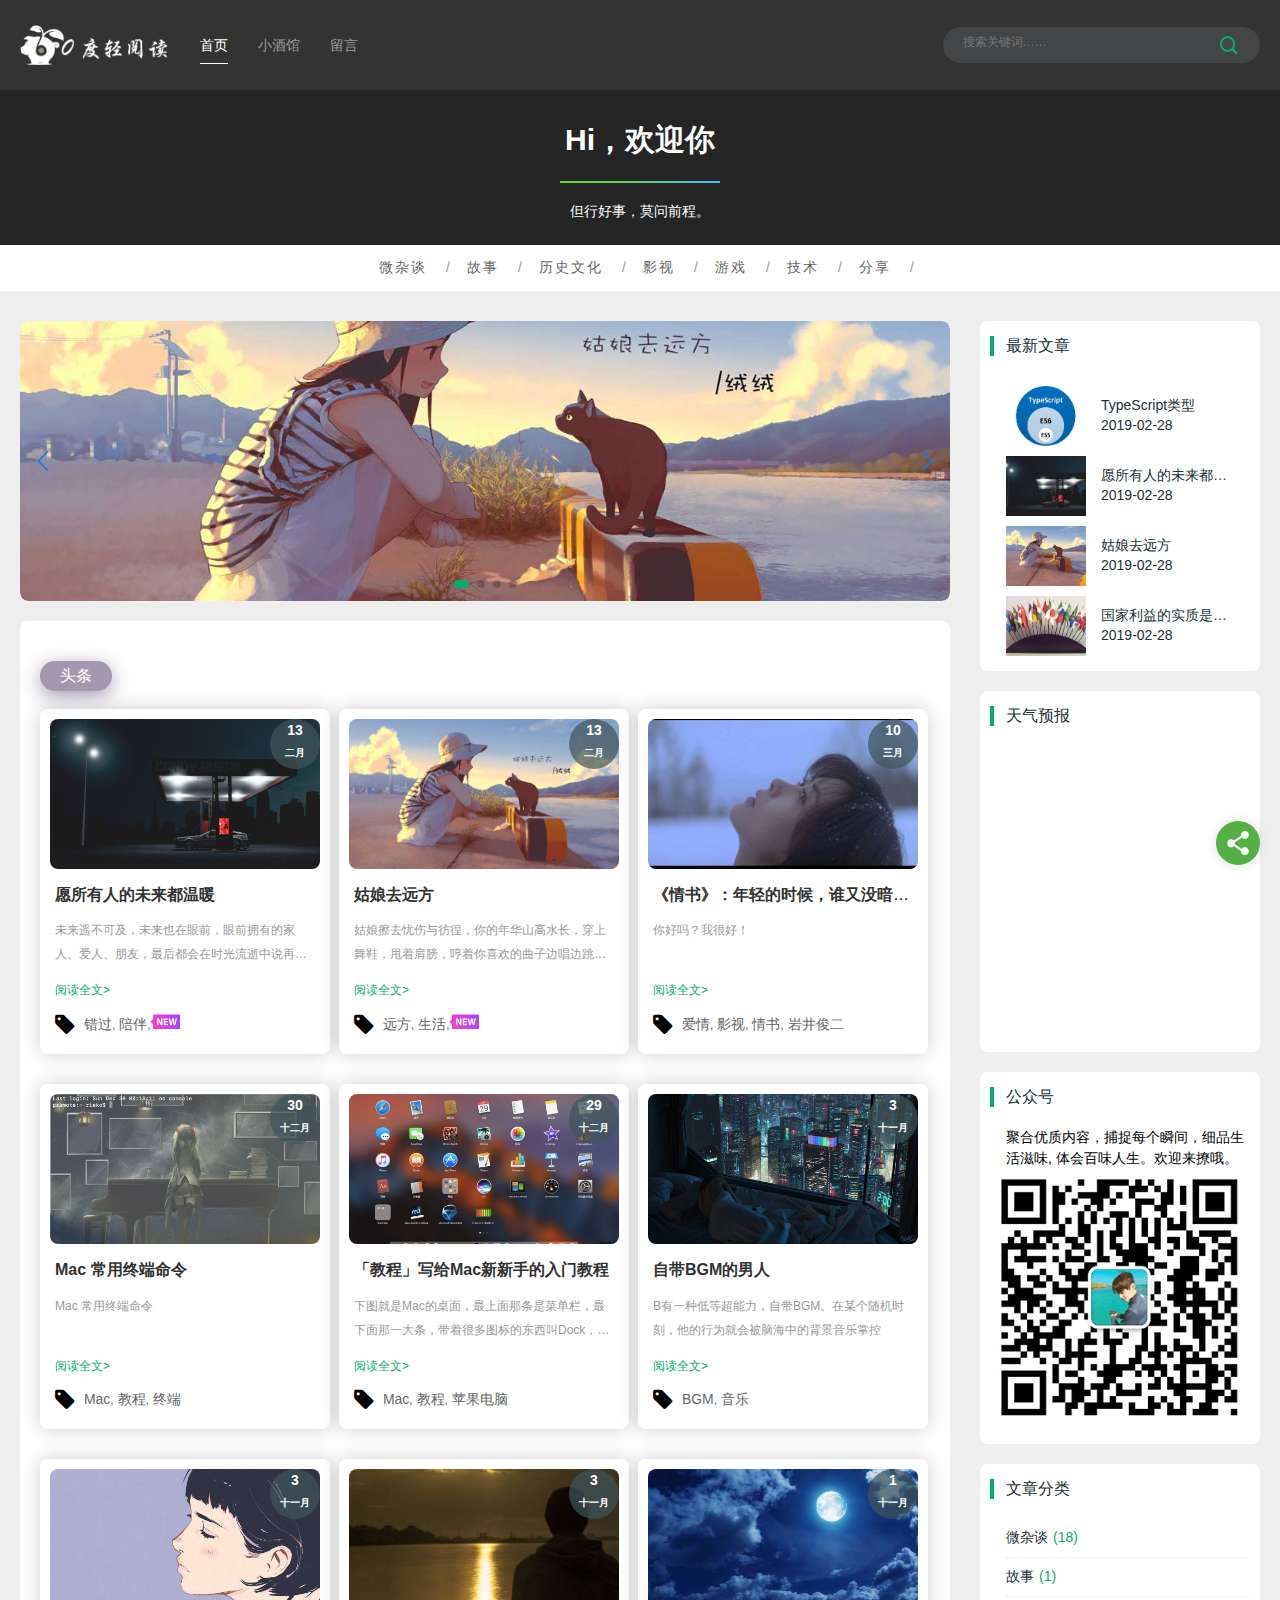
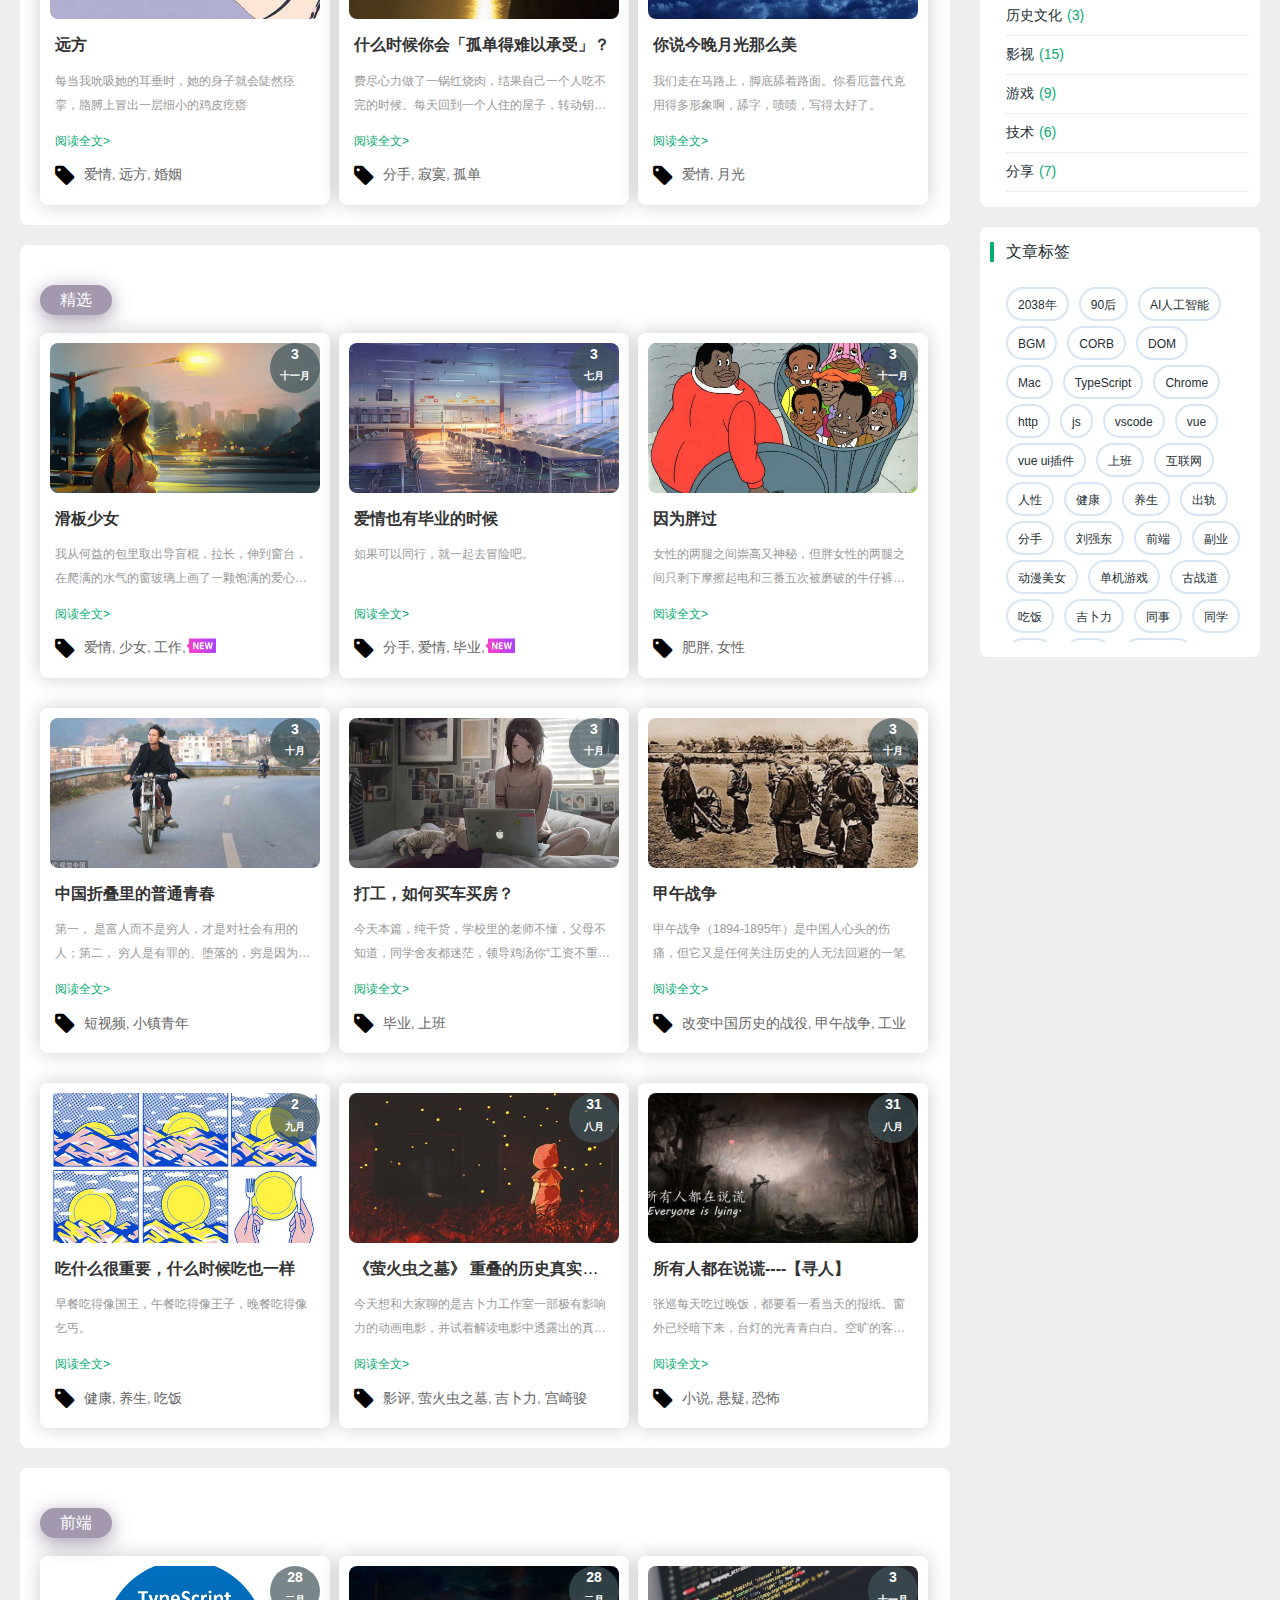
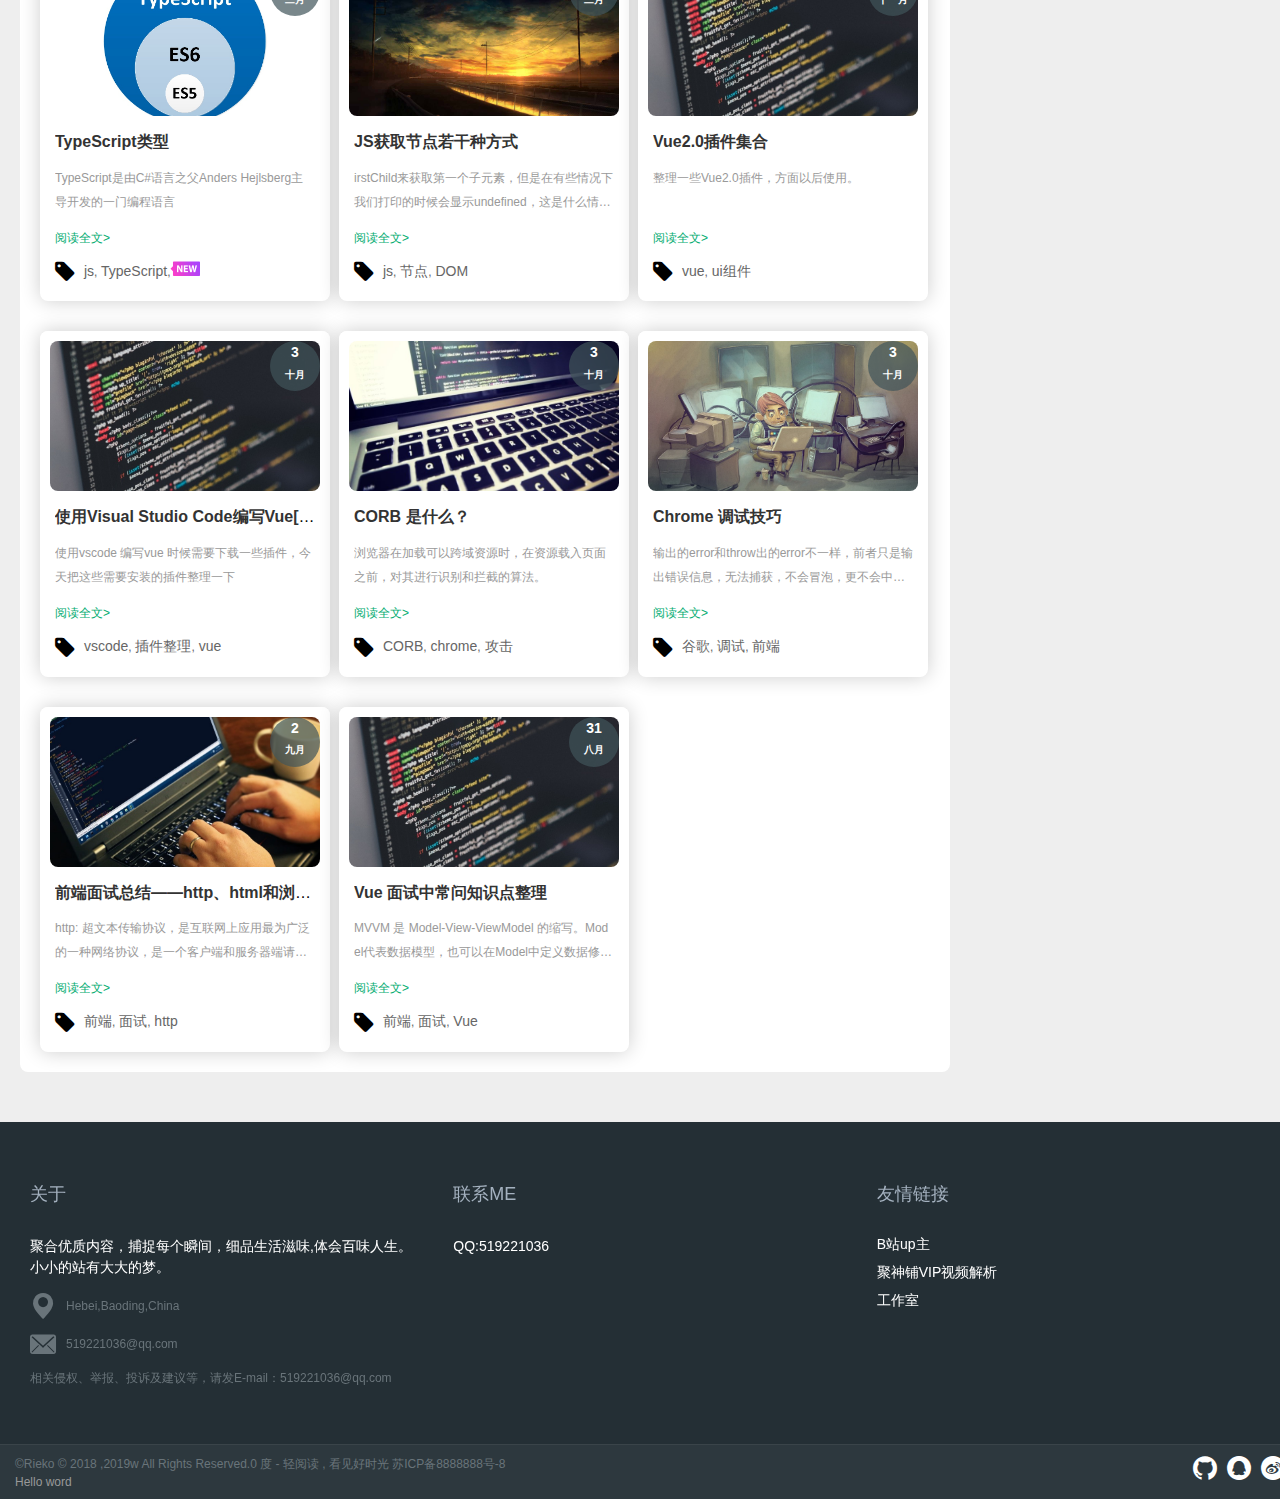
<file: read/index.html>
<!DOCTYPE html>
<html lang="en">
<head>
	<meta charset="UTF-8" />
	<title>0度轻阅读~属于你的专属阅读室</title>
	<link rel="stylesheet" href="./style/index.css" />
	<link rel="stylesheet" href="./style/index1.css" />
	<link rel="stylesheet" href="./style/large.css" />
	<link rel="stylesheet" href="./style/middle.css" />
	<link rel="stylesheet" href="./style/swiper.min.css" />
	<link rel="stylesheet" href="./fonts/iconfont.css" />
	<link rel="icon" type="icon" href="./images/favicon.ico" sizes="32x32" />
	<meta id="viewport" name="viewport" content="width=device-width,minimum-scale=1,maximum-scale=1">
	<meta name="keywords" content="">
	<meta name="description" content="">
	<script src="./frame/jquery-3.3.1.min.js"></script>
	<script src="./frame/jquery-1.8.3.min.js"></script>
	<script src="./frame/swiper.min.js"></script>
	<script src="./frame/plug_common.js"></script>
	<style>
		.swiper-container {
			width: 100%;
			overflow: hidden;
			border-radius: 8px;
		}
		.swiper-slide a{
			display: block;
			background-position: center;
			width: 100%;
			overflow: hidden;
		}
		.swiper-slide {
			width: 100%;
			border-radius: 8px;
			overflow: hidden;
		}
	</style>
</head>
<body>
	<div class="header">
		<div class="wrap">
			<div class="wrapper">
				<div class="farm">
					<input type="text" placeholder="搜索关键词……" name="" />
					<a href="###" class="sou"><i class="iconfont">&#xe610;</i></a>
				</div>
				<div class="menu">
					<a href="###" class="menu_icon"><i class="iconfont">&#xe60e;</i></a>
				</div>
				<div class="head_tf">
					<h1 class="logo">
						<a href="###">
							<img src="./images/logo.png" alt="" />
						</a>
					</h1>
					<ul class="nav_menu close_menu">
						<li class="active"><a href="index.html">首页</a></li>
						<li><a href="achre.html">小酒馆</a></li>
						<li><a href="about.html">留言</a></li>
					</ul>
				</div>
			</div>
		</div>
	</div>
	<div class="content">
		<h1 class="info lightSpeedIn">Hi，欢迎你</h1>
		<div class="hr"></div>
		<p class="info_p">但行好事，莫问前程。</p>
	</div>
	<div class="nav_item">
		<ul class="item">
			<li><a href="active.html">微杂谈</a></li>
			<li><a href="active.html">故事</a></li>
			<li><a href="active.html">历史文化</a></li>
			<li><a href="active.html">影视</a></li>
			<li><a href="active.html">游戏</a></li>
			<li><a href="active.html">技术</a></li>
			<li><a href="active.html">分享</a></li>
		</ul>
	</div>
	<div class="content_wrap">
		<div class="pag_content">
			<div class="wbanner">
				<div class="swiper">
					<div class="swiper-container">
						<div class="swiper-wrapper">
							<div class="swiper-slide">
								<a href="warm.html">
									<img src="images/away2.jpg" alt="" />
								</a>
							</div>
							<div class="swiper-slide">
								<a href="###">
									<img src="images/art-natsu-dozhd-gorod_2019w_lb1.jpg" alt="" />
								</a>
							</div>
							<div class="swiper-slide">
								<a href="warm.html">
									<img src="images/art-hangmoon-devochka-malchik1_02.jpg" alt="" />
								</a>
							</div>
							<div class="swiper-slide">
								<a href="###">
									<img src="images/devushka-podushka-igrushka-pingvimn.png" alt="" />
								</a>
							</div>
						</div>
						<div class="swiper-pagination"></div>
						<!-- Add Arrows -->
						<div class="swiper-button-next"></div>
						<div class="swiper-button-prev"></div>
					</div>
				</div>
			</div>
			<!-- 第一栏 -->
			<div class="page_postting clearfix">
				<div class="title_page">
					<h4>头条</h4>
				</div>
				<div class="page_post">
					<!-- 1 -->
					<div class="page_posts">
						<a href="warm1.html">
							<div class="comicover">
								<img src="images/trey-trimble-by-trey-trimble-synth-retrowave-synthwave-new-r.jpg" alt="" />
								<div class="commini_date">
									<span class="data">13</span>
									<span class="date">二月</span>
								</div>
							</div>
						</a>
					</div>
					<div class="mini_actrive">
						<h3 class="a">
							<a href="###" title="愿所有人的未来都温暖">愿所有人的未来都温暖</a>
						</h3>
						<a href="###" class="p_tit">
							<p class="desc">
								未来遥不可及，未来也在眼前，眼前拥有的家人、爱人、朋友，最后都会在时光流逝中说再见。你终将发现，善意相待，宽容陪伴，内心就平静温暖。
							</p>
							<p class="itom">阅读全文></p>
						</a>
						<div class="mini_tags">
							<i class="iconfont">&#xe715;</i>
							<a href="###">错过</a>
							<a href="###">陪伴</a>
							<span></span>
						</div>
					</div>
				</div>
				<div class="page_post">
					<!-- 2 -->
					<div class="page_posts">
						<a href="warm.html">
							<div class="comicover">
								<img src="images/away2.jpg" alt="" />
								<div class="commini_date">
									<span class="data">13</span>
									<span class="date">二月</span>
								</div>
							</div>
						</a>
					</div>
					<div class="mini_actrive">
						<h3 class="a">
							<a href="###" title="姑娘去远方">姑娘去远方</a>
						</h3>
						<a href="###" class="p_tit">
							<p class="desc">
								姑娘擦去忧伤与彷徨，你的年华山高水长，穿上舞鞋，甩着肩膀，哼着你喜欢的曲子边唱边跳，去你想去的远方
							</p>
							<p class="itom">阅读全文></p>
						</a>
						<div class="mini_tags">
							<i class="iconfont">&#xe715;</i>
							<a href="###">远方</a>
							<a href="###">生活</a>
							<span></span>
						</div>
					</div>
				</div>
				<div class="page_post">
					<!-- 3 -->
					<div class="page_posts">
						<a href="warm.html">
							<div class="comicover">
								<img src="images/391b053d0ed3994fece3721567019521_1200x500.jpg" alt="" />
								<div class="commini_date">
									<span class="data">10</span>
									<span class="date">三月</span>
								</div>
							</div>
						</a>
					</div>
					<div class="mini_actrive">
						<h3 class="a">
							<a href="###" title="《情书》：年轻的时候，谁又没暗恋过呢？？？">《情书》：年轻的时候，谁又没暗恋过呢？？？</a>
						</h3>
						<a href="###" class="p_tit">
							<p class="desc">
								你好吗？我很好！
							</p>
							<p class="itom">阅读全文></p>
						</a>
						<div class="mini_tags">
							<i class="iconfont">&#xe715;</i>
							<a href="###">爱情</a>
							<a href="###">影视</a>
							<a href="###">情书</a>
							<a href="###">岩井俊二</a>
						</div>
					</div>
				</div>
				<div class="page_post">
					<!-- 4 -->
					<div class="page_posts">
						<a href="warm.html">
							<div class="comicover">
								<img src="images/macZd.jpg" alt="" />
								<div class="commini_date">
									<span class="data">30</span>
									<span class="date">十二月</span>
								</div>
							</div>
						</a>
					</div>
					<div class="mini_actrive">
						<h3 class="a">
							<a href="warm.html" title="Mac 常用终端命令">Mac 常用终端命令</a>
						</h3>
						<a href="###" class="p_tit">
							<p class="desc">
								Mac 常用终端命令
							</p>
							<p class="itom">阅读全文></p>
						</a>
						<div class="mini_tags">
							<i class="iconfont">&#xe715;</i>
							<a href="###">Mac</a>
							<a href="###">教程</a>
							<a href="###">终端</a>
						</div>
					</div>
				</div>
				<div class="page_post">
					<!-- 5 -->
					<div class="page_posts">
						<a href="###">
							<div class="comicover">
								<img src="images/13400817_21.Launchpad.jpg" alt="" />
								<div class="commini_date">
									<span class="data">29</span>
									<span class="date">十二月</span>
								</div>
							</div>
						</a>
					</div>
					<div class="mini_actrive">
						<h3 class="a">
							<a href="###" title="「教程」写给Mac新新手的入门教程">「教程」写给Mac新新手的入门教程</a>
						</h3>
						<a href="###" class="p_tit">
							<p class="desc">
								下图就是Mac的桌面，最上面那条是菜单栏，最下面那一大条，带着很多图标的东西叫Dock，那些图标就是快捷方式
							</p>
							<p class="itom">阅读全文></p>
						</a>
						<div class="mini_tags">
							<i class="iconfont">&#xe715;</i>
							<a href="###">Mac</a>
							<a href="###">教程</a>
							<a href="###">苹果电脑</a>
						</div>
					</div>
				</div>
				<div class="page_post">
					<!-- 6 -->
					<div class="page_posts">
						<a href="###">
							<div class="comicover">
								<img src="images/tony-skeor-by-tony-skeor-2-00-am-illustration-night-cyberpun_2019w.jpg" alt="" />
								<div class="commini_date">
									<span class="data">3</span>
									<span class="date">十一月</span>
								</div>
							</div>
						</a>
					</div>
					<div class="mini_actrive">
						<h3 class="a">
							<a href="###" title="自带BGM的男人">自带BGM的男人</a>
						</h3>
						<a href="###" class="p_tit">
							<p class="desc">
								B有一种低等超能力，自带BGM。在某个随机时刻，他的行为就会被脑海中的背景音乐掌控
							</p>
							<p class="itom">阅读全文></p>
						</a>
						<div class="mini_tags">
							<i class="iconfont">&#xe715;</i>
							<a href="###">BGM</a>
							<a href="###">音乐</a>
						</div>
					</div>
				</div>
				<div class="page_post">
					<!-- 7 -->
					<div class="page_posts">
						<a href="###">
							<div class="comicover">
								<img src="images/ilia-kuvshinov-portret-devushki-litso-profil-chelka-strizhka_2019w.jpg" alt="" />
								<div class="commini_date">
									<span class="data">3</span>
									<span class="date">十一月</span>
								</div>
							</div>
						</a>
					</div>
					<div class="mini_actrive">
						<h3 class="a">
							<a href="###" title="远方">远方</a>
						</h3>
						<a href="###" class="p_tit">
							<p class="desc">
								每当我吮吸她的耳垂时，她的身子就会陡然痉挛，胳膊上冒出一层细小的鸡皮疙瘩
							</p>
							<p class="itom">阅读全文></p>
						</a>
						<div class="mini_tags">
							<i class="iconfont">&#xe715;</i>
							<a href="###">爱情</a>
							<a href="###">远方</a>
							<a href="###">婚姻</a>
						</div>
					</div>
				</div>
				<div class="page_post">
					<!-- 8 -->
					<div class="page_posts">
						<a href="###">
							<div class="comicover">
								<img src="images/timg.jpg" alt="" />
								<div class="commini_date">
									<span class="data">3</span>
									<span class="date">十一月</span>
								</div>
							</div>
						</a>
					</div>
					<div class="mini_actrive">
						<h3 class="a">
							<a href="###" title="什么时候你会「孤单得难以承受」？">什么时候你会「孤单得难以承受」？</a>
						</h3>
						<a href="###" class="p_tit">
							<p class="desc">
								费尽心力做了一锅红烧肉，结果自己一个人吃不完的时候。每天回到一个人住的屋子，转动钥匙的那一刹那
							</p>
							<p class="itom">阅读全文></p>
						</a>
						<div class="mini_tags">
							<i class="iconfont">&#xe715;</i>
							<a href="###">分手</a>
							<a href="###">寂寞</a>
							<a href="###">孤单</a>
						</div>
					</div>
				</div>
				<div class="page_post">
					<!-- 9 -->
					<div class="page_posts">
						<a href="###">
							<div class="comicover">
								<img src="images/moon_2019w.jpg" alt="" />
								<div class="commini_date">
									<span class="data">1</span>
									<span class="date">十一月</span>
								</div>
							</div>
						</a>
					</div>
					<div class="mini_actrive">
						<h3 class="a">
							<a href="###" title="你说今晚月光那么美">你说今晚月光那么美</a>
						</h3>
						<a href="###" class="p_tit">
							<p class="desc">
								我们走在马路上，脚底舔着路面。你看厄普代克用得多形象啊，舔字，啧啧，写得太好了。
							</p>
							<p class="itom">阅读全文></p>
						</a>
						<div class="mini_tags">
							<i class="iconfont">&#xe715;</i>
							<a href="###">爱情</a>
							<a href="###">月光</a>
						</div>
					</div>
				</div>
			</div>
			<!-- 第二栏 -->
			<div class="page_postting clearfix">
				<div class="title_page">
					<h4>精选</h4>
				</div>
				<div class="page_post">
					<!-- 1 -->
					<div class="page_posts">
						<a href="warm1.html">
							<div class="comicover">
								<img src="images/2019w_cn_huaban1.jpg" alt="" />
								<div class="commini_date">
									<span class="data">3</span>
									<span class="date">十一月</span>
								</div>
							</div>
						</a>
					</div>
					<div class="mini_actrive">
						<h3 class="a">
							<a href="###" title="滑板少女">滑板少女</a>
						</h3>
						<a href="###" class="p_tit">
							<p class="desc">
								我从何益的包里取出导盲棍，拉长，伸到窗台，在爬满的水气的窗玻璃上画了一颗饱满的爱心。真希望她能看见呀。窗外的雪景渐渐模糊了，爱又被水气填满了。
							</p>
							<p class="itom">阅读全文></p>
						</a>
						<div class="mini_tags">
							<i class="iconfont">&#xe715;</i>
							<a href="###">爱情</a>
							<a href="###">少女</a>
							<a href="###">工作</a>
							<span></span>
						</div>
					</div>
				</div>
				<div class="page_post">
					<!-- 2 -->
					<div class="page_posts">
						<a href="warm.html">
							<div class="comicover">
								<img src="images/biye.jpg" alt="" />
								<div class="commini_date">
									<span class="data">3</span>
									<span class="date">七月</span>
								</div>
							</div>
						</a>
					</div>
					<div class="mini_actrive">
						<h3 class="a">
							<a href="###" title="爱情也有毕业的时候">爱情也有毕业的时候</a>
						</h3>
						<a href="###" class="p_tit">
							<p class="desc">
								如果可以同行，就一起去冒险吧。
							</p>
							<p class="itom">阅读全文></p>
						</a>
						<div class="mini_tags">
							<i class="iconfont">&#xe715;</i>
							<a href="###">分手</a>
							<a href="###">爱情</a>
							<a href="###">毕业</a>
							<span></span>
						</div>
					</div>
				</div>
				<div class="page_post">
					<!-- 3 -->
					<div class="page_posts">
						<a href="###">
							<div class="comicover">
								<img src="images/fat_2019w.jpg" alt="" />
								<div class="commini_date">
									<span class="data">3</span>
									<span class="date">十一月</span>
								</div>
							</div>
						</a>
					</div>
					<div class="mini_actrive">
						<h3 class="a">
							<a href="###" title="因为胖过">因为胖过</a>
						</h3>
						<a href="###" class="p_tit">
							<p class="desc">
								女性的两腿之间崇高又神秘，但胖女性的两腿之间只剩下摩擦起电和三番五次被磨破的牛仔裤裤裆。
							</p>
							<p class="itom">阅读全文></p>
						</a>
						<div class="mini_tags">
							<i class="iconfont">&#xe715;</i>
							<a href="###">肥胖</a>
							<a href="###">女性</a>
						</div>
					</div>
				</div>
				<div class="page_post">
					<!-- 4 -->
					<div class="page_posts">
						<a href="###">
							<div class="comicover">
								<img src="images/181946561442.jpg" alt="" />
								<div class="commini_date">
									<span class="data">3</span>
									<span class="date">十月</span>
								</div>
							</div>
						</a>
					</div>
					<div class="mini_actrive">
						<h3 class="a">
							<a href="###" title="中国折叠里的普通青春">中国折叠里的普通青春</a>
						</h3>
						<a href="###" class="p_tit">
							<p class="desc">
								第一， 是富人而不是穷人，才是对社会有用的人；第二， 穷人是有罪的、堕落的，穷是因为他们蠢。
							</p>
							<p class="itom">阅读全文></p>
						</a>
						<div class="mini_tags">
							<i class="iconfont">&#xe715;</i>
							<a href="###">短视频</a>
							<a href="###">小镇青年</a>
						</div>
					</div>
				</div>
				<div class="page_post">
					<!-- 5 -->
					<div class="page_posts">
						<a href="###">
							<div class="comicover">
								<img src="images/job.jpg" alt="" />
								<div class="commini_date">
									<span class="data">3</span>
									<span class="date">十月</span>
								</div>
							</div>
						</a>
					</div>
					<div class="mini_actrive">
						<h3 class="a">
							<a href="###" title="打工，如何买车买房？">打工，如何买车买房？</a>
						</h3>
						<a href="###" class="p_tit">
							<p class="desc">
								今天本篇，纯干货，学校里的老师不懂，父母不知道，同学舍友都迷茫，领导鸡汤你“工资不重要你要懂得积累”
							</p>
							<p class="itom">阅读全文></p>
						</a>
						<div class="mini_tags">
							<i class="iconfont">&#xe715;</i>
							<a href="###">毕业</a>
							<a href="###">上班</a>
						</div>
					</div>
				</div>
				<div class="page_post">
					<!-- 6 -->
					<div class="page_posts">
						<a href="###">
							<div class="comicover">
								<img src="images/909050839171734-600x400.jpg" alt="" />
								<div class="commini_date">
									<span class="data">3</span>
									<span class="date">十月</span>
								</div>
							</div>
						</a>
					</div>
					<div class="mini_actrive">
						<h3 class="a">
							<a href="###" title="甲午战争">甲午战争</a>
						</h3>
						<a href="###" class="p_tit">
							<p class="desc">
								甲午战争（1894-1895年）是中国人心头的伤痛，但它又是任何关注历史的人无法回避的一笔
							</p>
							<p class="itom">阅读全文></p>
						</a>
						<div class="mini_tags">
							<i class="iconfont">&#xe715;</i>
							<a href="###">改变中国历史的战役</a>
							<a href="###">甲午战争</a>
							<a href="###">工业</a>
						</div>
					</div>
				</div>
				<div class="page_post">
					<!-- 7 -->
					<div class="page_posts">
						<a href="###">
							<div class="comicover">
								<img src="images/each.jpg" alt="" />
								<div class="commini_date">
									<span class="data">2</span>
									<span class="date">九月</span>
								</div>
							</div>
						</a>
					</div>
					<div class="mini_actrive">
						<h3 class="a">
							<a href="###" title="吃什么很重要，什么时候吃也一样">吃什么很重要，什么时候吃也一样</a>
						</h3>
						<a href="###" class="p_tit">
							<p class="desc">
								早餐吃得像国王，午餐吃得像王子，晚餐吃得像乞丐。
							</p>
							<p class="itom">阅读全文></p>
						</a>
						<div class="mini_tags">
							<i class="iconfont">&#xe715;</i>
							<a href="###">健康</a>
							<a href="###">养生</a>
							<a href="###">吃饭</a>
						</div>
					</div>
				</div>
				<div class="page_post">
					<!-- 8 -->
					<div class="page_posts">
						<a href="###">
							<div class="comicover">
								<img src="images/180621024018192.jpg" alt="" />
								<div class="commini_date">
									<span class="data">31</span>
									<span class="date">八月</span>
								</div>
							</div>
						</a>
					</div>
					<div class="mini_actrive">
						<h3 class="a">
							<a href="###" title="《萤火虫之墓》 重叠的历史真实影像">《萤火虫之墓》 重叠的历史真实影像</a>
						</h3>
						<a href="###" class="p_tit">
							<p class="desc">
								今天想和大家聊的是吉卜力工作室一部极有影响力的动画电影，并试着解读电影中透露出的真实历史。如题目所示，这部电影就是《萤火虫之墓》。
							</p>
							<p class="itom">阅读全文></p>
						</a>
						<div class="mini_tags">
							<i class="iconfont">&#xe715;</i>
							<a href="###">影评</a>
							<a href="###">萤火虫之墓</a>
							<a href="###">吉卜力</a>
							<a href="###">宫崎骏</a>
						</div>
					</div>
				</div>
				<div class="page_post">
					<!-- 9 -->
					<div class="page_posts">
						<a href="###">
							<div class="comicover">
								<img src="images/2019wLie.jpg" alt="" />
								<div class="commini_date">
									<span class="data">31</span>
									<span class="date">八月</span>
								</div>
							</div>
						</a>
					</div>
					<div class="mini_actrive">
						<h3 class="a">
							<a href="###" title="所有人都在说谎----【寻人】">所有人都在说谎----【寻人】</a>
						</h3>
						<a href="###" class="p_tit">
							<p class="desc">
								张巡每天吃过晚饭，都要看一看当天的报纸。窗外已经暗下来，台灯的光青青白白。空旷的客厅里只有他一个人，以及他翻动报纸的声音：“哗啦，哗啦，哗啦……”
							</p>
							<p class="itom">阅读全文></p>
						</a>
						<div class="mini_tags">
							<i class="iconfont">&#xe715;</i>
							<a href="###">小说</a>
							<a href="###">悬疑</a>
							<a href="###">恐怖</a>
						</div>
					</div>
				</div>
			</div>
			<!-- 第三栏 -->
			<div class="page_postting clearfix">
				<div class="title_page">
					<h4>前端</h4>
				</div>
				<div class="page_post">
					<!-- 1 -->
					<div class="page_posts">
						<a href="warm1.html">
							<div class="comicover">
								<img src="images/v2-4ece8505e20d992ad2564a07ead237e9_1200x500.jpg" alt="" />
								<div class="commini_date">
									<span class="data">28</span>
									<span class="date">二月</span>
								</div>
							</div>
						</a>
					</div>
					<div class="mini_actrive">
						<h3 class="a">
							<a href="###" title="TypeScript类型">TypeScript类型</a>
						</h3>
						<a href="###" class="p_tit">
							<p class="desc">
								TypeScript是由C#语言之父Anders Hejlsberg主导开发的一门编程语言
							</p>
							<p class="itom">阅读全文></p>
						</a>
						<div class="mini_tags">
							<i class="iconfont">&#xe715;</i>
							<a href="###">js</a>
							<a href="###">TypeScript</a>
							<span></span>
						</div>
					</div>
				</div>
				<div class="page_post">
					<!-- 2 -->
					<div class="page_posts">
						<a href="warm.html">
							<div class="comicover">
								<img src="images/2019wJsNode.jpg" alt="" />
								<div class="commini_date">
									<span class="data">28</span>
									<span class="date">二月</span>
								</div>
							</div>
						</a>
					</div>
					<div class="mini_actrive">
						<h3 class="a">
							<a href="###" title="JS获取节点若干种方式">JS获取节点若干种方式</a>
						</h3>
						<a href="###" class="p_tit">
							<p class="desc">
								irstChild来获取第一个子元素，但是在有些情况下我们打印的时候会显示undefined，这是什么情况呢？？
							</p>
							<p class="itom">阅读全文></p>
						</a>
						<div class="mini_tags">
							<i class="iconfont">&#xe715;</i>
							<a href="###">js</a>
							<a href="###">节点</a>
							<a href="###">DOM</a>
						</div>
					</div>
				</div>
				<div class="page_post">
					<!-- 3 -->
					<div class="page_posts">
						<a href="###">
							<div class="comicover">
								<img src="images/0pr56DZnUGLB.jpg" alt="" />
								<div class="commini_date">
									<span class="data">3</span>
									<span class="date">十一月</span>
								</div>
							</div>
						</a>
					</div>
					<div class="mini_actrive">
						<h3 class="a">
							<a href="###" title="Vue2.0插件集合">Vue2.0插件集合</a>
						</h3>
						<a href="###" class="p_tit">
							<p class="desc">
								整理一些Vue2.0插件，方面以后使用。
							</p>
							<p class="itom">阅读全文></p>
						</a>
						<div class="mini_tags">
							<i class="iconfont">&#xe715;</i>
							<a href="###">vue</a>
							<a href="###">ui组件</a>
						</div>
					</div>
				</div>
				<div class="page_post">
					<!-- 4 -->
					<div class="page_posts">
						<a href="###">
							<div class="comicover">
								<img src="images/0pr56DZnUGLB.jpg" alt="" />
								<div class="commini_date">
									<span class="data">3</span>
									<span class="date">十月</span>
								</div>
							</div>
						</a>
					</div>
					<div class="mini_actrive">
						<h3 class="a">
							<a href="###" title="使用Visual Studio Code编写Vue[插件整理]">使用Visual Studio Code编写Vue[插件整理]</a>
						</h3>
						<a href="###" class="p_tit">
							<p class="desc">
								使用vscode 编写vue 时候需要下载一些插件，今天把这些需要安装的插件整理一下
							</p>
							<p class="itom">阅读全文></p>
						</a>
						<div class="mini_tags">
							<i class="iconfont">&#xe715;</i>
							<a href="###">vscode</a>
							<a href="###">插件整理</a>
							<a href="###">vue</a>
						</div>
					</div>
				</div>
				<div class="page_post">
					<!-- 5 -->
					<div class="page_posts">
						<a href="###">
							<div class="comicover">
								<img src="images/006Y8ijxzy7h5o3BhYmaa&690.jpg" alt="" />
								<div class="commini_date">
									<span class="data">3</span>
									<span class="date">十月</span>
								</div>
							</div>
						</a>
					</div>
					<div class="mini_actrive">
						<h3 class="a">
							<a href="###" title="CORB 是什么？">CORB 是什么？</a>
						</h3>
						<a href="###" class="p_tit">
							<p class="desc">
								浏览器在加载可以跨域资源时，在资源载入页面之前，对其进行识别和拦截的算法。
							</p>
							<p class="itom">阅读全文></p>
						</a>
						<div class="mini_tags">
							<i class="iconfont">&#xe715;</i>
							<a href="###">CORB</a>
							<a href="###">chrome</a>
							<a href="###">攻击</a>
						</div>
					</div>
				</div>
				<div class="page_post">
					<!-- 6 -->
					<div class="page_posts">
						<a href="###">
							<div class="comicover">
								<img src="images/kDzQ90mYhdAN.jpg" alt="" />
								<div class="commini_date">
									<span class="data">3</span>
									<span class="date">十月</span>
								</div>
							</div>
						</a>
					</div>
					<div class="mini_actrive">
						<h3 class="a">
							<a href="###" title="Chrome 调试技巧">Chrome 调试技巧</a>
						</h3>
						<a href="###" class="p_tit">
							<p class="desc">
								输出的error和throw出的error不一样，前者只是输出错误信息，无法捕获，不会冒泡，更不会中止程序运行。
							</p>
							<p class="itom">阅读全文></p>
						</a>
						<div class="mini_tags">
							<i class="iconfont">&#xe715;</i>
							<a href="###">谷歌</a>
							<a href="###">调试</a>
							<a href="###">前端</a>
						</div>
					</div>
				</div>
				<div class="page_post">
					<!-- 7 -->
					<div class="page_posts">
						<a href="###">
							<div class="comicover">
								<img src="images/oKzzBZ3Tvm.jpg" alt="" />
								<div class="commini_date">
									<span class="data">2</span>
									<span class="date">九月</span>
								</div>
							</div>
						</a>
					</div>
					<div class="mini_actrive">
						<h3 class="a">
							<a href="###" title="前端面试总结——http、html和浏览器篇">前端面试总结——http、html和浏览器篇</a>
						</h3>
						<a href="###" class="p_tit">
							<p class="desc">
								http: 超文本传输协议，是互联网上应用最为广泛的一种网络协议，是一个客户端和服务器端请求和应答的标准（TCP）
							</p>
							<p class="itom">阅读全文></p>
						</a>
						<div class="mini_tags">
							<i class="iconfont">&#xe715;</i>
							<a href="###">前端</a>
							<a href="###">面试</a>
							<a href="###">http</a>
						</div>
					</div>
				</div>
				<div class="page_post">
					<!-- 8 -->
					<div class="page_posts">
						<a href="###">
							<div class="comicover">
								<img src="images/0pr56DZnUGLB.jpg" alt="" />
								<div class="commini_date">
									<span class="data">31</span>
									<span class="date">八月</span>
								</div>
							</div>
						</a>
					</div>
					<div class="mini_actrive">
						<h3 class="a">
							<a href="###" title="Vue 面试中常问知识点整理">Vue 面试中常问知识点整理</a>
						</h3>
						<a href="###" class="p_tit">
							<p class="desc">
								MVVM 是 Model-View-ViewModel 的缩写。Model代表数据模型，也可以在Model中定义数据修改和操作的业务逻辑。
							</p>
							<p class="itom">阅读全文></p>
						</a>
						<div class="mini_tags">
							<i class="iconfont">&#xe715;</i>
							<a href="###">前端</a>
							<a href="###">面试</a>
							<a href="###">Vue</a>
						</div>
					</div>
				</div>
			</div>
		</div>

		<div class="tag_content">
			<div class="sidebar_block">
				<div class="block_title">
					最新文章
				</div>
				<ul class="block_list">
					<li class="list_items">
						<a href="###">
							<div class="item_cover">
								<img src="images/v2-4ece8505e20d992ad2564a07ead237e9_1200x500.jpg" alt="" />
							</div>
							<span class="item_info">
								<h3 class="iit">TypeScript类型</h3>
								<span class="item-form">2019-02-28</span>
							</span>
						</a>
					</li>
					<li class="list_items">
						<a href="###">
							<div class="item_cover">
								<img src="images/trey-trimble-by-trey-trimble-synth-retrowave-synthwave-new-r.jpg" alt="" />
							</div>
							<span class="item_info">
								<h3 class="iit">愿所有人的未来都温暖</h3>
								<span class="item-form">2019-02-28</span>
							</span>
						</a>
					</li>
					<li class="list_items">
						<a href="###">
							<div class="item_cover">
								<img src="images/away1.jpg" alt="" />
							</div>
							<span class="item_info">
								<h3 class="iit">姑娘去远方</h3>
								<span class="item-form">2019-02-28</span>
							</span>
						</a>
					</li>
					<li class="list_items">
						<a href="###">
							<div class="item_cover">
								<img src="images/a13f088ad623258235f2058a7337515b_1200x500.jpg" alt="" />
							</div>
							<span class="item_info">
								<h3 class="iit">国家利益的实质是什么？</h3>
								<span class="item-form">2019-02-28</span>
							</span>
						</a>
					</li>
				</ul>
			</div>
			<div class="sidebar_block" style="margin-top: 20px;">
				<div class="block_title">
					天气预报
				</div>
				<div class="block_list">
					<iframe allowtransparency="true" style="margin: 0 auto;" frameborder="0" width="200" height="278" scrolling="no" src="http://tianqi.eastday.com/plugin/widget_v1.html?sc=2&z=1&t=1&v=1&d=3&bd=0&k=&f=&q=1&a=1&c=60099&w=200&h=278&align=center"></iframe>
				</div>
			</div>
			<div class="sidebar_block" style="margin-top: 20px;">
				<div class="block_title">
					公众号
				</div>
				<p class="block_te">
					聚合优质内容，捕捉每个瞬间，细品生活滋味,
					体会百味人生。欢迎来撩哦。
				</p>
				<div class="w_zhang">
					<img src="images/for.png" alt="" />
				</div>
			</div>
			<div class="sidebar_block" style="margin-top: 20px;">
				<div class="block_title">
					文章分类
				</div>
				<ul class="block_list">
					<li class="list_item"><a href="###">微杂谈</a><span>(18)</span></li>
					<li class="list_item"><a href="###">故事</a><span>(1)</span></li>
					<li class="list_item"><a href="###">历史文化</a><span>(3)</span></li>
					<li class="list_item"><a href="###">影视</a><span>(15)</span></li>
					<li class="list_item"><a href="###">游戏</a><span>(9)</span></li>
					<li class="list_item"><a href="###">技术</a><span>(6)</span></li>
					<li class="list_item"><a href="###">分享</a><span>(7)</span></li>
				</ul>
			</div>
			<div class="sidebar_block" style="margin-top: 20px;">
				<div class="block_title">
					文章标签
				</div>
				<ul class="tag_list">
					<li class="tag_items"><a href="###">2038年</a></li>
					<li class="tag_items"><a href="###">90后</a></li>
					<li class="tag_items"><a href="###">AI人工智能</a></li>
					<li class="tag_items"><a href="###">BGM</a></li>
					<li class="tag_items"><a href="###">CORB</a></li>
					<li class="tag_items"><a href="###">DOM</a></li>
					<li class="tag_items"><a href="###">Mac</a></li>
					<li class="tag_items"><a href="###">TypeScript</a></li>
					<li class="tag_items"><a href="###">Chrome</a></li>
					<li class="tag_items"><a href="###">http</a></li>
					<li class="tag_items"><a href="###">js</a></li>
					<li class="tag_items"><a href="###">vscode</a></li>
					<li class="tag_items"><a href="###">vue</a></li>
					<li class="tag_items"><a href="###">vue ui插件</a></li>
					<li class="tag_items"><a href="###">上班</a></li>
					<li class="tag_items"><a href="###">互联网</a></li>
					<li class="tag_items"><a href="###">人性</a></li>
					<li class="tag_items"><a href="###">健康</a></li>
					<li class="tag_items"><a href="###">养生</a></li>
					<li class="tag_items"><a href="###">出轨</a></li>
					<li class="tag_items"><a href="###">分手</a></li>
					<li class="tag_items"><a href="###">刘强东</a></li>
					<li class="tag_items"><a href="###">前端</a></li>
					<li class="tag_items"><a href="###">副业</a></li>
					<li class="tag_items"><a href="###">动漫美女</a></li>
					<li class="tag_items"><a href="###">单机游戏</a></li>
					<li class="tag_items"><a href="###">古战道</a></li>
					<li class="tag_items"><a href="###">吃饭</a></li>
					<li class="tag_items"><a href="###">吉卜力</a></li>
					<li class="tag_items"><a href="###">同事</a></li>
					<li class="tag_items"><a href="###">同学</a></li>
					<li class="tag_items"><a href="###">咖啡</a></li>
					<li class="tag_items"><a href="###">回忆</a></li>
					<li class="tag_items"><a href="###">国家利益</a></li>
					<li class="tag_items"><a href="###">壁纸</a></li>
					<li class="tag_items"><a href="###">失恋</a></li>
					<li class="tag_items"><a href="###">女性</a></li>
					<li class="tag_items"><a href="###">女朋友</a></li>
					<li class="tag_items"><a href="###">女该遇害案</a></li>
					<li class="tag_items"><a href="###">婚姻</a></li>
					<li class="tag_items"><a href="###">孟郊</a></li>
					<li class="tag_items"><a href="###">孤单</a></li>
					<li class="tag_items"><a href="###">学校</a></li>
					<li class="tag_items"><a href="###">宫崎骏</a></li>
					<li class="tag_items"><a href="###">寂寞</a></li>
					<li class="tag_items"><a href="###">小说</a></li>
					<li class="tag_items"><a href="###">小镇青年</a></li>
					<li class="tag_items"><a href="###">少女</a></li>
					<li class="tag_items"><a href="###">岩井俊二</a></li>
					<li class="tag_items"><a href="###">工业</a></li>
					<li class="tag_items"><a href="###">工作</a></li>
					<li class="tag_items"><a href="###">影视</a></li>
					<li class="tag_items"><a href="###">影评</a></li>
					<li class="tag_items"><a href="###">性侵事件</a></li>
					<li class="tag_items"><a href="###">恐怖</a></li>
					<li class="tag_items"><a href="###">悬疑</a></li>
					<li class="tag_items"><a href="###">情书</a></li>
					<li class="tag_items"><a href="###">懵懂</a></li>
					<li class="tag_items"><a href="###">扁鹊</a></li>
					<li class="tag_items"><a href="###">插件整理</a></li>
					<li class="tag_items"><a href="###">改变中国历史的战役</a></li>
					<li class="tag_items"><a href="###">攻击</a></li>
					<li class="tag_items"><a href="###">故事</a></li>
					<li class="tag_items"><a href="###">教程</a></li>
					<li class="tag_items"><a href="###">明尼苏达州</a></li>
					<li class="tag_items"><a href="###">晚秋</a></li>
					<li class="tag_items"><a href="###">暗恋</a></li>
					<li class="tag_items"><a href="###">月光</a></li>
					<li class="tag_items"><a href="###">杨六郎</a></li>
					<li class="tag_items"><a href="###">桌面壁纸</a></li>
					<li class="tag_items"><a href="###">毕业</a></li>
					<li class="tag_items"><a href="###">汉字</a></li>
					<li class="tag_items"><a href="###">汉文化</a></li>
					<li class="tag_items"><a href="###">油耗子</a></li>
					<li class="tag_items"><a href="###">游子吟</a></li>
					<li class="tag_items"><a href="###">滴滴打车</a></li>
					<li class="tag_items"><a href="###">爱情</a></li>
					<li class="tag_items"><a href="###">生活</a></li>
					<li class="tag_items"><a href="###">甲午战争</a></li>
					<li class="tag_items"><a href="###">相亲</a></li>
					<li class="tag_items"><a href="###">短视频</a></li>
					<li class="tag_items"><a href="###">神医</a></li>
					<li class="tag_items"><a href="###">终端</a></li>
					<li class="tag_items"><a href="###">经济</a></li>
					<li class="tag_items"><a href="###">美图</a></li>
					<li class="tag_items"><a href="###">肥肠</a></li>
					<li class="tag_items"><a href="###">肥胖</a></li>
					<li class="tag_items"><a href="###">背叛</a></li>
					<li class="tag_items"><a href="###">自如租房</a></li>
					<li class="tag_items"><a href="###">节点</a></li>
					<li class="tag_items"><a href="###">苹果电脑</a></li>
					<li class="tag_items"><a href="###">萤火虫之墓</a></li>
					<li class="tag_items"><a href="###">街霸</a></li>
					<li class="tag_items"><a href="###">表姐</a></li>
					<li class="tag_items"><a href="###">西游记</a></li>
					<li class="tag_items"><a href="###">诗词</a></li>
					<li class="tag_items"><a href="###">调试</a></li>
					<li class="tag_items"><a href="###">谣言</a></li>
					<li class="tag_items"><a href="###">谷歌</a></li>
					<li class="tag_items"><a href="###">资源</a></li>
					<li class="tag_items"><a href="###">远方</a></li>
					<li class="tag_items"><a href="###">错过</a></li>
					<li class="tag_items"><a href="###">阿里员工</a></li>
					<li class="tag_items"><a href="###">陪伴</a></li>
					<li class="tag_items"><a href="###">面试</a></li>
					<li class="tag_items"><a href="###">音乐</a></li>
					<li class="tag_items"><a href="###">顺风车</a></li>
					<li class="tag_items"><a href="###">高考</a></li>
					<li class="tag_items"><a href="###">龙哥</a></li>
				</ul>
			</div>
		</div>
	</div>
</div>
<ul class="fix_left">
	<li title="分享"><i class="iconfont">&#xe624;</i></li>
	<li class="Top"><i class="iconfont">&#xe626;</i></li>
</ul>
<footer>
	<div class="footer_top">
		<div class="footer_content">
			<div class="footer_item">
				<h3 class="footer_title">
					关于
				</h3>
				<div class="foot_text">
					聚合优质内容，捕捉每个瞬间，细品生活滋味,体会百味人生。小小的站有大大的梦。
				</div>
				<ul class="fot">
					<li><i class="iconfont">&#xe60f;</i><a href="###">Hebei,Baoding,China</a></li>
					<li><i class="iconfont">&#xe614;</i><a href="###">519221036@qq.com</a></li>
				</ul>
				<p class="fot_p">相关侵权、举报、投诉及建议等，请发E-mail：519221036@qq.com</p>
			</div>
			<div class="footer_item">
				<h3 class="footer_title">
					联系ME
				</h3>
				<div class="foot_text">
					QQ:519221036
				</div>
			</div>
			<div class="footer_item">
				<h3 class="footer_title">
					友情链接
				</h3>
				<ul class="foot">
					<li><a href="###">B站up主</a></li>
					<li><a href="http://m.jspoo.com/movie.html">聚神铺VIP视频解析</a></li>
					<li><a href="###">工作室</a></li>
				</ul>
			</div>
		</div>
	</div>
	<div class="footer_bot">
		<div class="footer_cont">
			<p class="copy">
				<span>©Rieko © 2018 ,2019w All Rights Reserved.0 度 - 轻阅读 , 看见好时光  苏ICP备8888888号-8</span><br />
			<a class="botu" href="###">Hello word</a>
			</p>
			<div class="linkss">
			<ul class="links">
				<li><a href="###"><i class="iconfont">&#xe732;</i></a></li>
				<li><a href="###"><i class="iconfont">&#xe657;</i></a></li>
				<li><a href="###"><i class="iconfont">&#xe62f;</i></a></li>
			</ul>
			</div>
		</div>
	</div>
</footer>
<script>
	var swiper = new Swiper('.swiper-container', {
		slidesPerView: 1,
		spaceBetween: 30,
		loop: true,
		pagination: {
			el: '.swiper-pagination',
			clickable: true,
		},
		navigation: {
			nextEl: '.swiper-button-next',
			prevEl: '.swiper-button-prev',
		},
			autoplay:true,//等同于以下设置
  /*autoplay: {
    delay: 3000,
    stopOnLastSlide: false,
    disableOnInteraction: true,
},*/
});
</script>
</body>
</html>
</file>
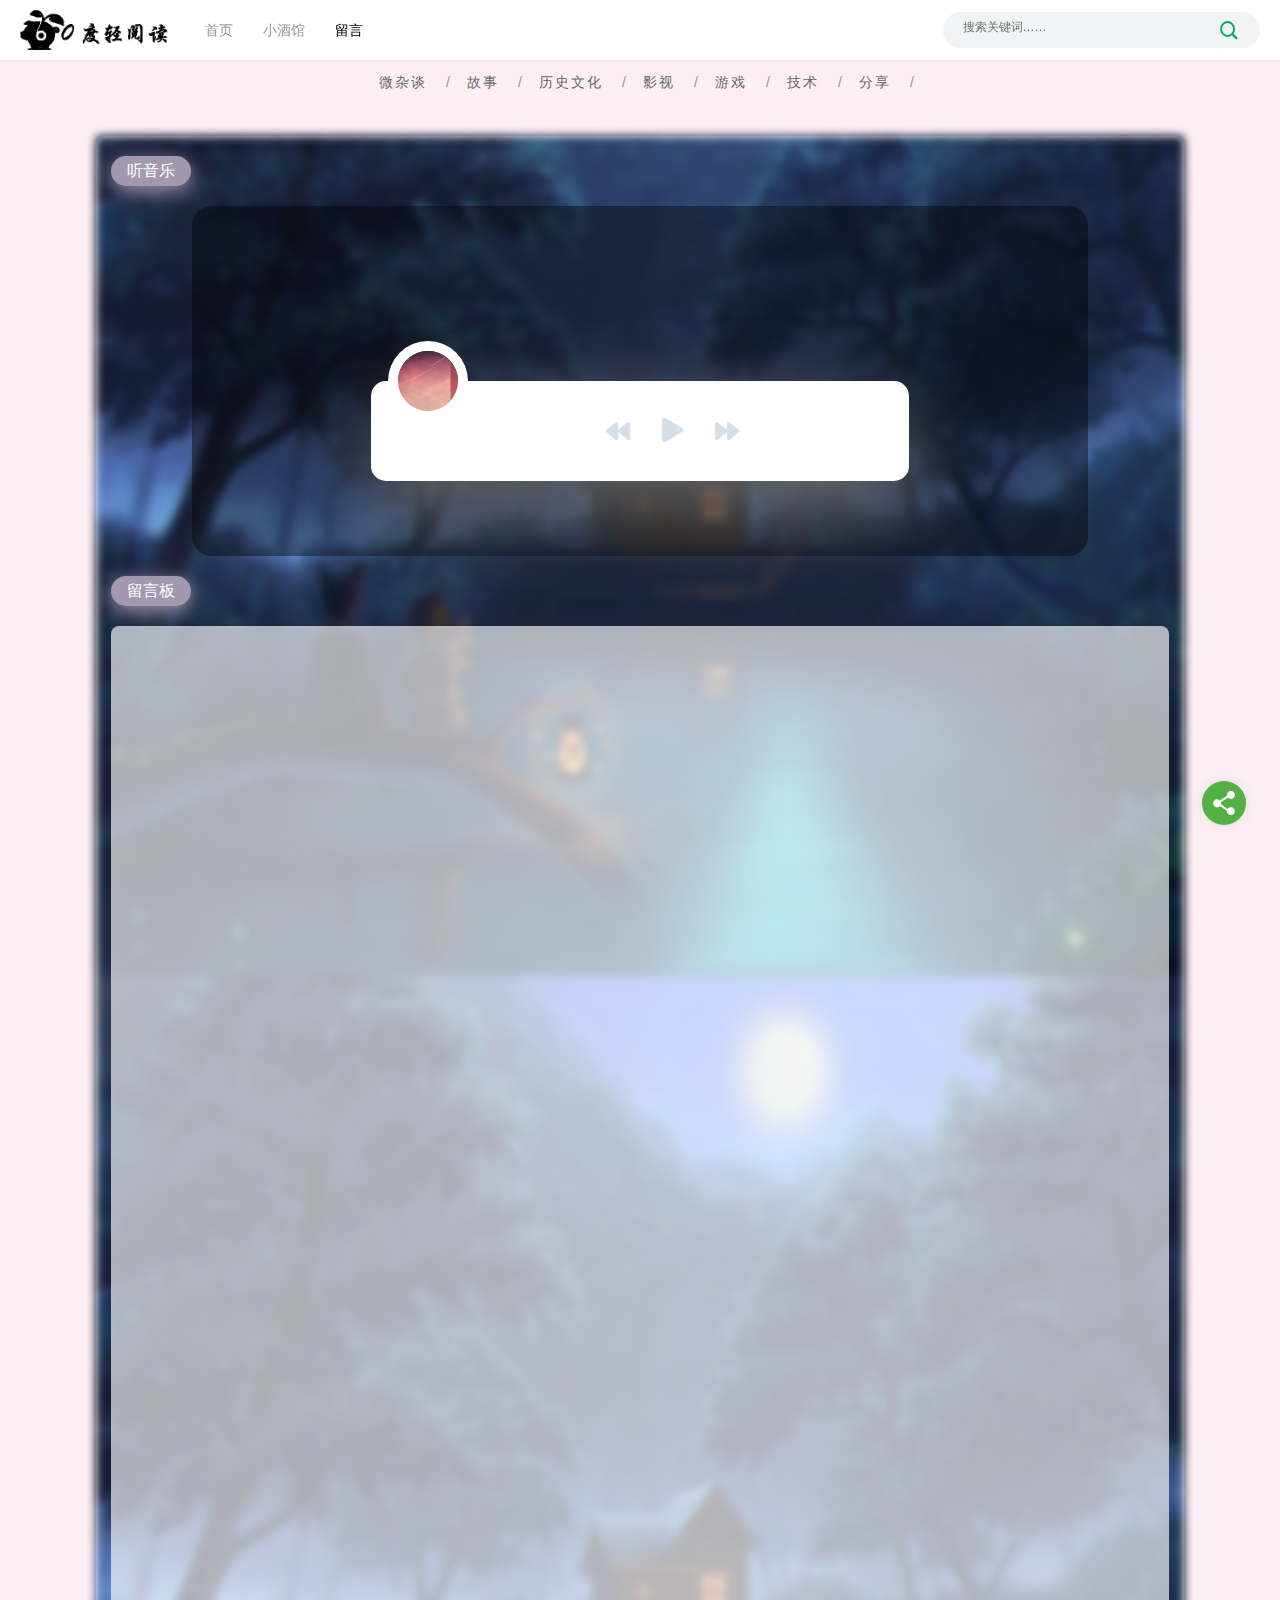
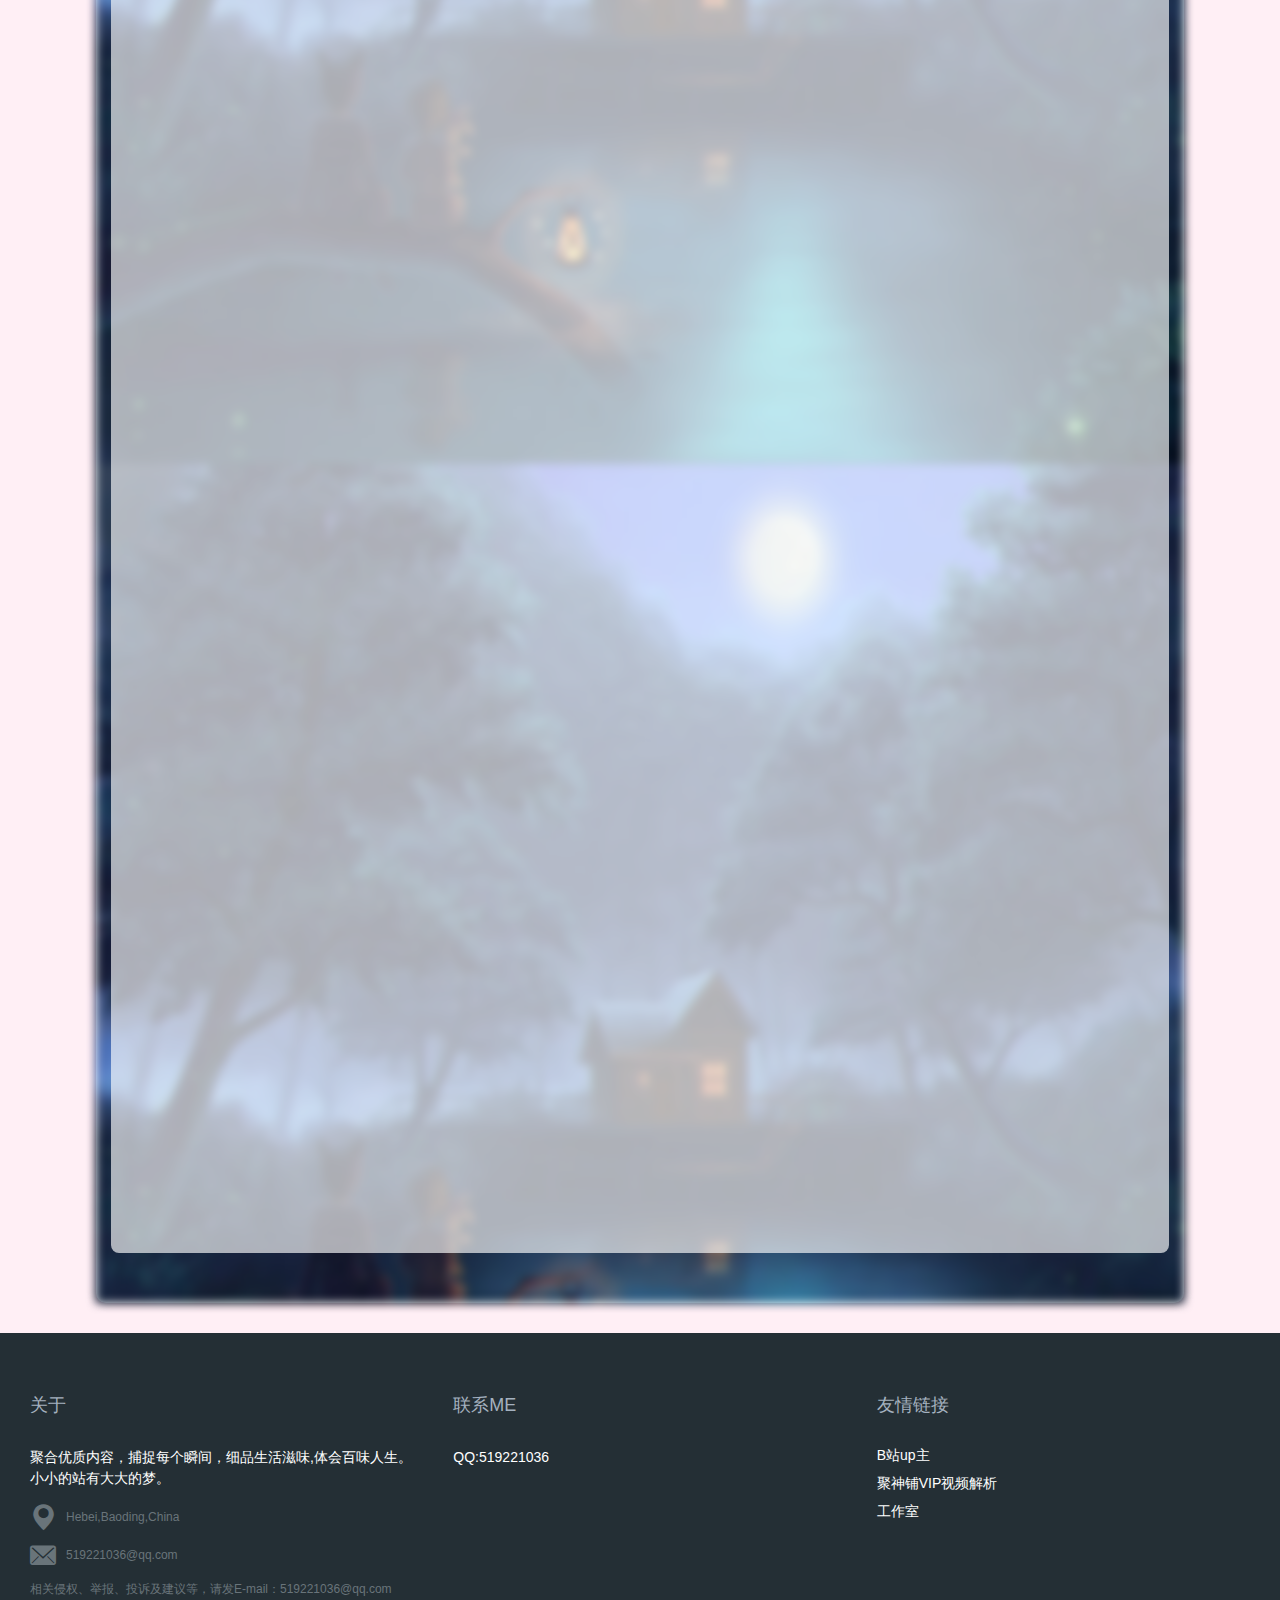
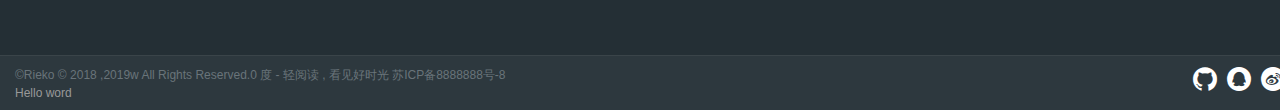
<file: read/about.html>
<!DOCTYPE html>
<html lang="en">
<head>
	<meta charset="UTF-8" />
	<title>0度轻阅读~属于你的专属阅读室</title>
	<link rel="stylesheet" href="./style/achre.css" />
	<link rel="stylesheet" href="./style/index1.css" />
	<link rel="stylesheet" href="./style/large1.css" />
	<link rel="stylesheet" href="./style/middle1.css" />
	<link rel="stylesheet" href="./style/swiper.min.css" />
	<link rel="stylesheet" href="./fonts/iconfont.css" />
	<link rel="icon" type="icon" href="./images/favicon.ico" sizes="32x32" />
	<link rel="stylesheet" href="css/solid.css">
	<link rel="stylesheet" href="css/fontawesome.css">
	<link rel="stylesheet" href="css/style.css">
	<meta id="viewport" name="viewport" content="width=device-width,minimum-scale=1,maximum-scale=1">
	<meta name="keywords" content="">
	<meta name="description" content="">
	<script src="./frame/jquery-3.3.1.min.js"></script>
	<script src="./frame/jquery-1.8.3.min.js"></script>
	<script src="./frame/swiper.min.js"></script>
	<script src="./frame/plug_common.js"></script>
	<style>
		.swiper-container {
			width: 100%;
			overflow: hidden;
			border-radius: 8px;
		}
		.swiper-slide a{
			display: block;
			background-position: center;
			width: 100%;
			overflow: hidden;
		}
		.swiper-slide {
			width: 100%;
			border-radius: 8px;
			overflow: hidden;
		}
	</style>
	<script>
		window.onload = window.onresize = function(){
			var view_width = document.getElementsByTagName('html')[0].getBoundingClientRect().width;

			var _html = document.getElementsByTagName('html')[0];
			view_width>640?_html.style.fontSize = 640 / 16 + 'px':_html.style.fontSize = view_width / 16 + 'px';
		}
	</script>
</head>
<body>
	<div class="header">
		<div class="wrap">
			<div class="wrapper">
				<div class="farm">
					<input type="text" placeholder="搜索关键词……" name="" />
					<a href="###" class="sou"><i class="iconfont">&#xe610;</i></a>
				</div>
				<div class="menu">
					<a href="###" class="menu_icon"><i class="iconfont">&#xe60e;</i></a>
				</div>
				<div class="head_tf">
					<h1 class="logo">
						<a href="index.html">
							<img src="./images/logo1.png" alt="" />
						</a>
					</h1>
					<ul class="nav_menu close_menu">
						<li><a href="index.html">首页</a></li>
						<li><a href="achre.html">小酒馆</a></li>
						<li class="active"><a href="about.html">留言</a></li>
					</ul>
				</div>
			</div>
		</div>
	</div>
	<div class="ww_nav">
		<ul class="www_nav">
			<li><a href="active.html">微杂谈</a></li>
			<li><a href="active.html">故事</a></li>
			<li><a href="active.html">历史文化</a></li>
			<li><a href="active.html">影视</a></li>
			<li><a href="active.html">游戏</a></li>
			<li><a href="active.html">技术</a></li>
			<li><a href="active.html">分享</a></li>
		</ul>
	</div>
	<div class="content_main main_cont clearfix">
		<div class="w_blur"></div>
		<div class="contenter">
			<div class="w_4">
				<h4>听音乐</h4>
			</div>
			<div class="zo">
				<div class="bo1">
					<div id="dowebok">
						<div id="player">
							<div id="player-track">
								<div id="album-name"></div>
								<div id="track-name"></div>
								<div id="track-time">
									<div id="current-time"></div>
									<div id="track-length"></div>
								</div>
								<div id="s-area">
									<div id="ins-time"></div>
									<div id="s-hover"></div>
									<div id="seek-bar"></div>
								</div>
							</div>
							<div id="player-content">
								<div class="album-art">
									<img src="images/1.jpg" class="active" id="_1">
									<img src="images/2.jpg" id="_2">
									<img src="images/3.jpg" id="_3">
									<img src="images/4.jpg" id="_4">
									<img src="images/5.jpg" id="_5">
									<div id="buffer-box">加载中...</div>
								</div>
								<div id="player-controls">
									<div class="control">
										<div class="button" id="play-previous">
											<i class="fas fa-backward"></i>
										</div>
									</div>
									<div class="control">
										<div class="button" id="play-pause-button">
											<i class="fas fa-play"></i>
										</div>
									</div>
									<div class="control">
										<div class="button" id="play-next">
											<i class="fas fa-forward"></i>
										</div>
									</div>
								</div>
							</div>
						</div>
					</div>
				</div>
			</div>
			<div class="w_4">
				<h4>留言板</h4>
			</div>
			<div class="lv">
				<iframe title="livere" scrolling="no" frameborder="0" src="https://was.livere.me/comment/city?id=city&amp;refer=www.2019w.cn%2Fabout%2F&amp;uid=MTAyMC8zODE5Ni8xNDcyNA%3D%3D&amp;site=http%3A%2F%2Fwww.2019w.cn%2Fabout%2F&amp;title=%2525u7559%2525u8A00%252520%25257C%2525202019%2525u7F51-%2525u8F7B%2525u9605%2525u8BFB&amp;titleLength=14" id="lv-comment-704" style="min-width: 100%; width: 100px; height: 2182px; overflow: hidden; border: 0px;"></iframe>
			</div>
		</div>
	</div>
	<div>
		<div class="footer_top">
			<div class="footer_content">
				<div class="footer_item">
					<h3 class="footer_title">
						关于
					</h3>
					<div class="foot_text">
						聚合优质内容，捕捉每个瞬间，细品生活滋味,体会百味人生。小小的站有大大的梦。
					</div>
					<ul class="fot">
						<li><i class="iconfont">&#xe60f;</i><a href="###">Hebei,Baoding,China</a></li>
						<li><i class="iconfont">&#xe614;</i><a href="###">519221036@qq.com</a></li>
					</ul>
					<p class="fot_p">相关侵权、举报、投诉及建议等，请发E-mail：519221036@qq.com</p>
				</div>
				<div class="footer_item">
					<h3 class="footer_title">
						联系ME
					</h3>
					<div class="foot_text">
						QQ:519221036
					</div>
				</div>
				<div class="footer_item">
					<h3 class="footer_title">
						友情链接
					</h3>
					<ul class="foot">
						<li><a href="###">B站up主</a></li>
						<li><a href="http://m.jspoo.com/movie.html">聚神铺VIP视频解析</a></li>
						<li><a href="###">工作室</a></li>
					</ul>
				</div>
			</div>
		</div>
		<div class="footer_bot">
			<div class="footer_cont">
				<p class="copy">
					<span>©Rieko © 2018 ,2019w All Rights Reserved.0 度 - 轻阅读 , 看见好时光  苏ICP备8888888号-8</span><br />
					<a class="botu" href="###">Hello word</a>
				</p>
				<div class="linkss">
					<ul class="links">
						<li><a href="###"><i class="iconfont">&#xe732;</i></a></li>
						<li><a href="###"><i class="iconfont">&#xe657;</i></a></li>
						<li><a href="###"><i class="iconfont">&#xe62f;</i></a></li>
					</ul>
				</div>
			</div>
		</div>
	</div>
	<ul class="fix_left">
		<li title="分享"><i class="iconfont">&#xe624;</i></li>
		<li class="Top"><i class="iconfont">&#xe626;</i></li>
	</ul>
	<script src="js/index.js"></script>
</body>
</html>
</file>
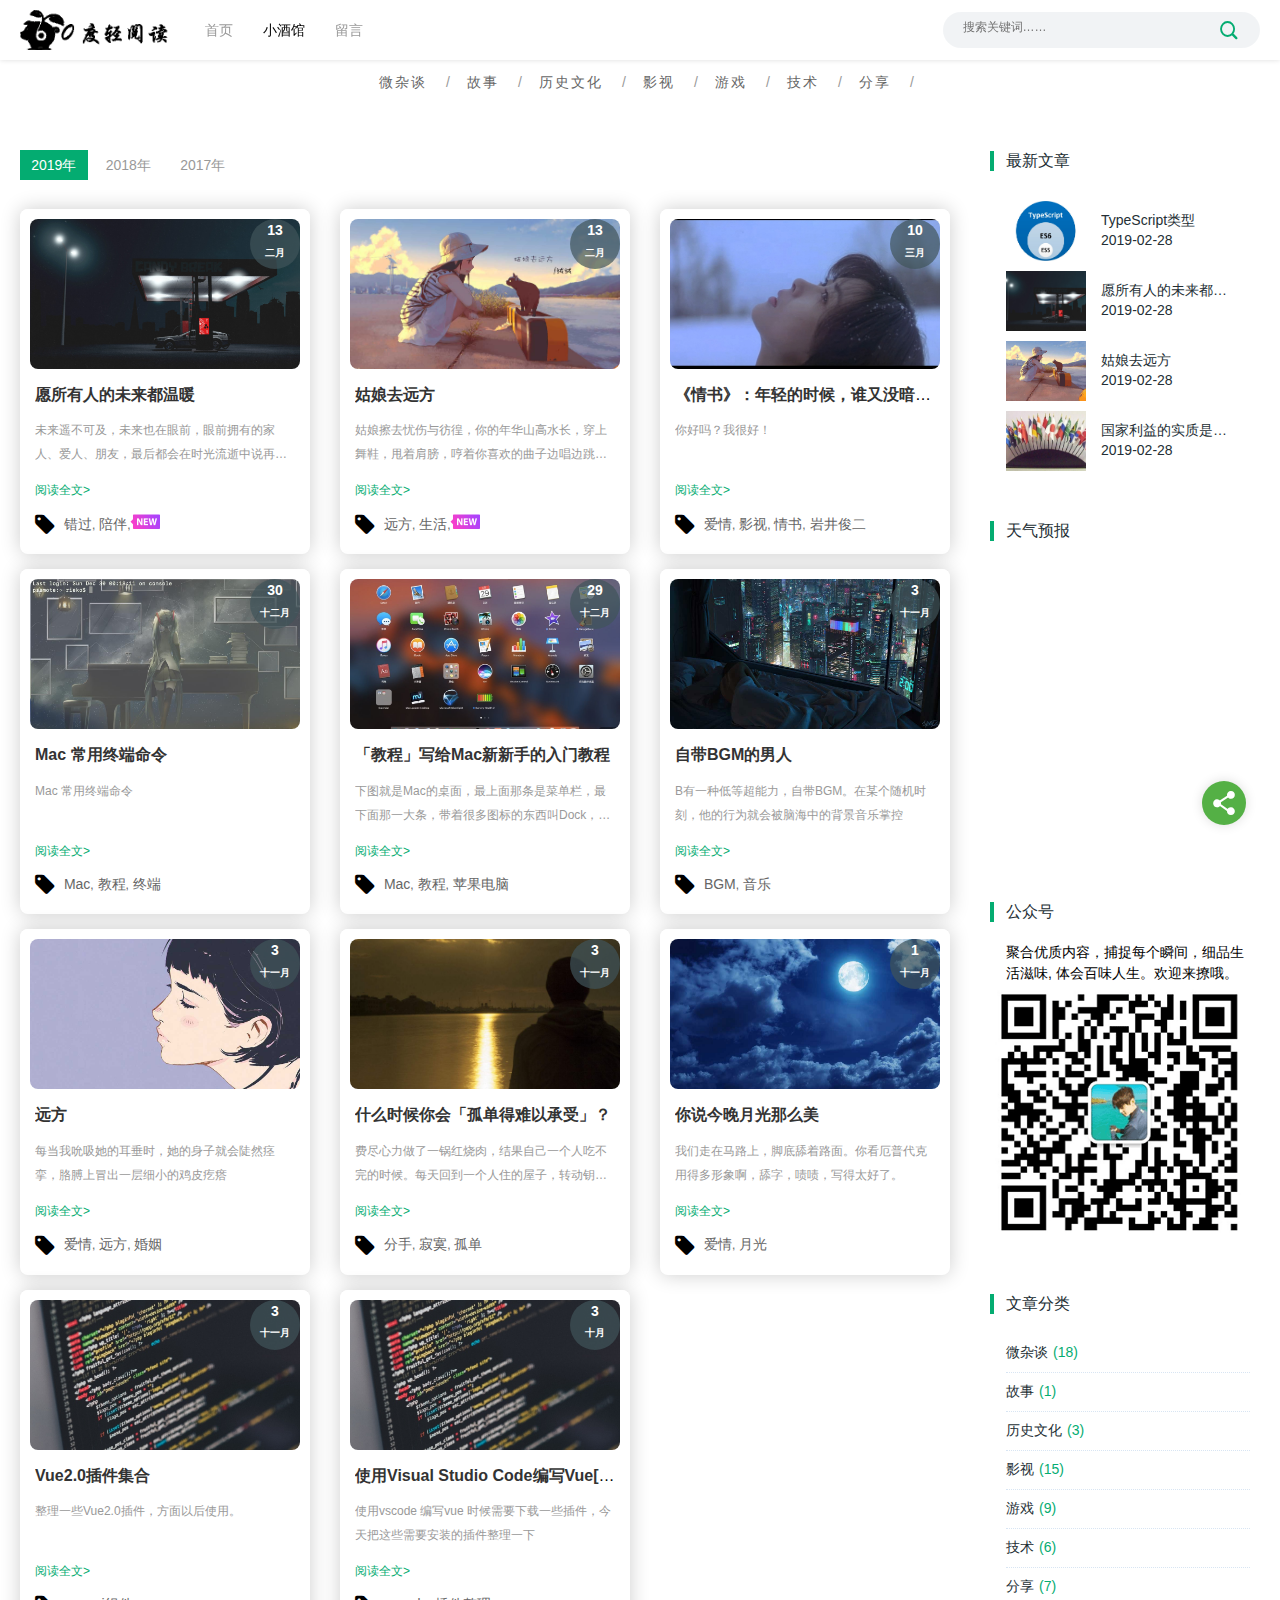
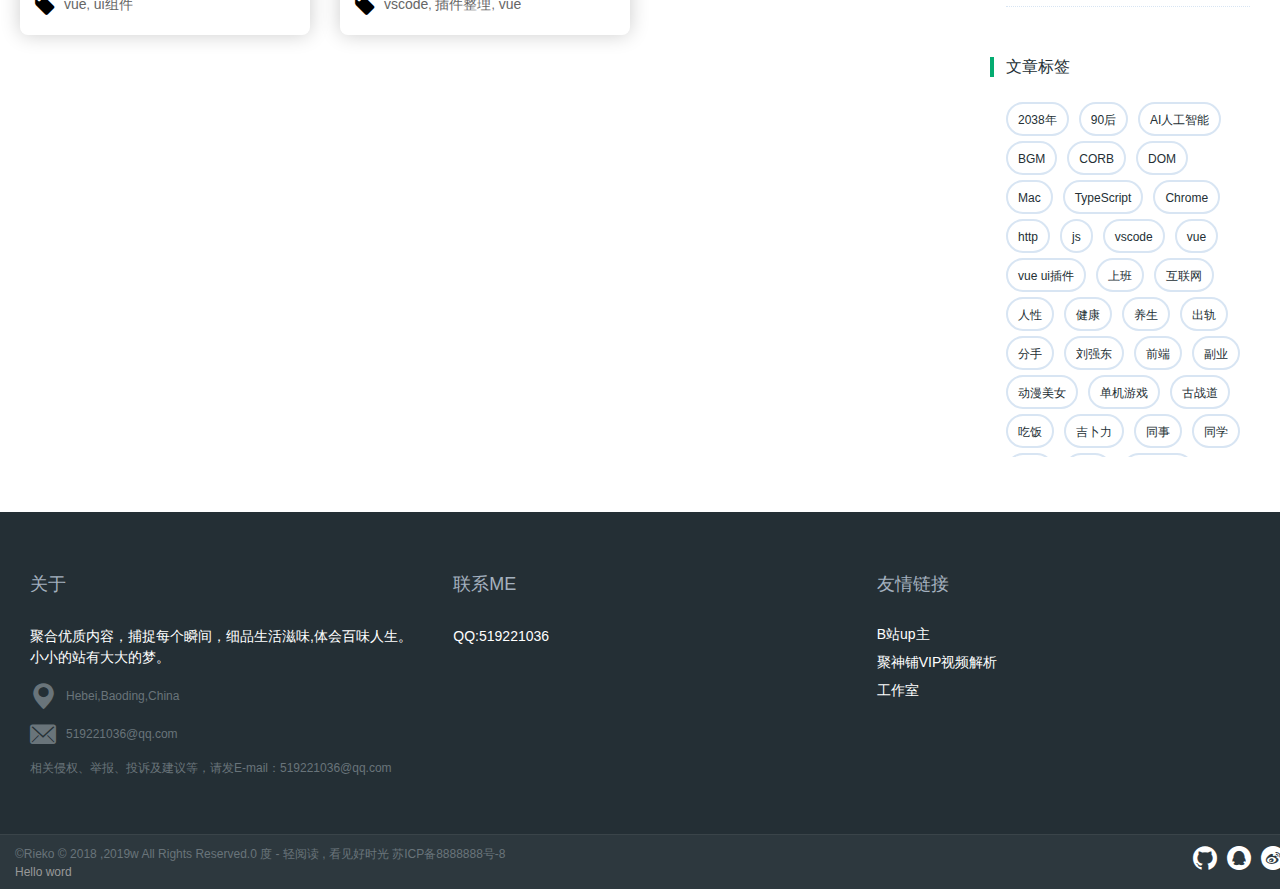
<file: read/achre.html>
<!DOCTYPE html>
<html lang="en">
<head>
	<meta charset="UTF-8" />
	<title>0度轻阅读~属于你的专属阅读室</title>
	<link rel="stylesheet" href="./style/achre.css" />
	<link rel="stylesheet" href="./style/index1.css" />
	<link rel="stylesheet" href="./style/large1.css" />
	<link rel="stylesheet" href="./style/middle1.css" />
	<link rel="stylesheet" href="./style/swiper.min.css" />
	<link rel="stylesheet" href="./fonts/iconfont.css" />
	<link rel="icon" type="icon" href="./images/favicon.ico" sizes="32x32" />
	<meta id="viewport" name="viewport" content="width=device-width,minimum-scale=1,maximum-scale=1">
	<meta name="keywords" content="">
	<meta name="description" content="">
	<script src="./frame/jquery-3.3.1.min.js"></script>
	<script src="./frame/jquery-1.8.3.min.js"></script>
	<script src="./frame/swiper.min.js"></script>
	<script src="./frame/plug_common.js"></script>
	<style>
		.swiper-container {
			width: 100%;
			overflow: hidden;
			border-radius: 8px;
		}
		.swiper-slide a{
			display: block;
			background-position: center;
			width: 100%;
			overflow: hidden;
		}
		.swiper-slide {
			width: 100%;
			border-radius: 8px;
			overflow: hidden;
		}
	</style>
	<script>
		window.onload = window.onresize = function(){
			var view_width = document.getElementsByTagName('html')[0].getBoundingClientRect().width;

			var _html = document.getElementsByTagName('html')[0];
			view_width>640?_html.style.fontSize = 640 / 16 + 'px':_html.style.fontSize = view_width / 16 + 'px';
		}
	</script>
</head>
<body>
	<div class="header">
		<div class="wrap">
			<div class="wrapper">
				<div class="farm">
					<input type="text" placeholder="搜索关键词……" name="" />
					<a href="###" class="sou"><i class="iconfont">&#xe610;</i></a>
				</div>
				<div class="menu">
					<a href="###" class="menu_icon"><i class="iconfont">&#xe60e;</i></a>
				</div>
				<div class="head_tf">
					<h1 class="logo">
						<a href="index.html">
							<img src="./images/logo1.png" alt="" />
						</a>
					</h1>
					<ul class="nav_menu close_menu">
						<li><a href="index.html">首页</a></li>
						<li class="active"><a href="achre.html">小酒馆</a></li>
						<li><a href="about.html">留言</a></li>
					</ul>
				</div>
			</div>
		</div>
	</div>
	<div class="ww_nav">
		<ul class="www_nav">
			<li><a href="active.html">微杂谈</a></li>
			<li><a href="active.html">故事</a></li>
			<li><a href="active.html">历史文化</a></li>
			<li><a href="active.html">影视</a></li>
			<li><a href="active.html">游戏</a></li>
			<li><a href="active.html">技术</a></li>
			<li><a href="active.html">分享</a></li>
		</ul>
	</div>
	<div class="content_wrap clearfix">
		<div class="pag_content">
			<div class="mb-main__nav">
				<a href="###" class="acit">2019年</a>
				<a href="###">2018年</a>
				<a href="###">2017年</a>
			</div>
			<div class="list_f">
				<div class="index_l list_active">
					<div class="page_post pulse">
						<div class="page_posts">
							<a href="warm.html">
								<div class="comicover">
									<img src="images/trey-trimble-by-trey-trimble-synth-retrowave-synthwave-new-r.jpg" alt="" />
									<div class="commini_date">
										<span class="data">13</span>
										<span class="date">二月</span>
									</div>
								</div>
							</a>
						</div>
						<div class="mini_actrive">
							<h3 class="a">
								<a href="###" title="愿所有人的未来都温暖">愿所有人的未来都温暖</a>
							</h3>
							<a href="###" class="p_tit">
								<p class="desc">
									未来遥不可及，未来也在眼前，眼前拥有的家人、爱人、朋友，最后都会在时光流逝中说再见。你终将发现，善意相待，宽容陪伴，内心就平静温暖。
								</p>
								<p class="itom">阅读全文></p>
							</a>
							<div class="mini_tags">
								<i class="iconfont">&#xe715;</i>
								<a href="###">错过</a>
								<a href="###">陪伴</a>
								<span></span>
							</div>
						</div>
					</div>
					<div class="page_post pulse">
						<div class="page_posts">
							<a href="warm1.html">
								<div class="comicover">
									<img src="images/away2.jpg" alt="" />
									<div class="commini_date">
										<span class="data">13</span>
										<span class="date">二月</span>
									</div>
								</div>
							</a>
						</div>
						<div class="mini_actrive">
							<h3 class="a">
								<a href="###" title="姑娘去远方">姑娘去远方</a>
							</h3>
							<a href="###" class="p_tit">
								<p class="desc">
									姑娘擦去忧伤与彷徨，你的年华山高水长，穿上舞鞋，甩着肩膀，哼着你喜欢的曲子边唱边跳，去你想去的远方
								</p>
								<p class="itom">阅读全文></p>
							</a>
							<div class="mini_tags">
								<i class="iconfont">&#xe715;</i>
								<a href="###">远方</a>
								<a href="###">生活</a>
								<span></span>
							</div>
						</div>
					</div>
					<div class="page_post pulse">
						<div class="page_posts">
							<a href="warm1.html">
								<div class="comicover">
									<img src="images/391b053d0ed3994fece3721567019521_1200x500.jpg" alt="" />
									<div class="commini_date">
										<span class="data">10</span>
										<span class="date">三月</span>
									</div>
								</div>
							</a>
						</div>
						<div class="mini_actrive">
							<h3 class="a">
								<a href="###" title="《情书》：年轻的时候，谁又没暗恋过呢？？？">《情书》：年轻的时候，谁又没暗恋过呢？？？</a>
							</h3>
							<a href="###" class="p_tit">
								<p class="desc">
									你好吗？我很好！
								</p>
								<p class="itom">阅读全文></p>
							</a>
							<div class="mini_tags">
								<i class="iconfont">&#xe715;</i>
								<a href="###">爱情</a>
								<a href="###">影视</a>
								<a href="###">情书</a>
								<a href="###">岩井俊二</a>
							</div>
						</div>
					</div>
					<div class="page_post pulse">
						<div class="page_posts">
							<a href="warm1.html">
								<div class="comicover">
									<img src="images/macZd.jpg" alt="" />
									<div class="commini_date">
										<span class="data">30</span>
										<span class="date">十二月</span>
									</div>
								</div>
							</a>
						</div>
						<div class="mini_actrive">
							<h3 class="a">
								<a href="###" title="Mac 常用终端命令">Mac 常用终端命令</a>
							</h3>
							<a href="###" class="p_tit">
								<p class="desc">
									Mac 常用终端命令
								</p>
								<p class="itom">阅读全文></p>
							</a>
							<div class="mini_tags">
								<i class="iconfont">&#xe715;</i>
								<a href="###">Mac</a>
								<a href="###">教程</a>
								<a href="###">终端</a>
							</div>
						</div>
					</div>
					<div class="page_post pulse">
						<div class="page_posts">
							<a href="warm.html">
								<div class="comicover">
									<img src="images/13400817_21.Launchpad.jpg" alt="" />
									<div class="commini_date">
										<span class="data">29</span>
										<span class="date">十二月</span>
									</div>
								</div>
							</a>
						</div>
						<div class="mini_actrive">
							<h3 class="a">
								<a href="###" title="「教程」写给Mac新新手的入门教程">「教程」写给Mac新新手的入门教程</a>
							</h3>
							<a href="###" class="p_tit">
								<p class="desc">
									下图就是Mac的桌面，最上面那条是菜单栏，最下面那一大条，带着很多图标的东西叫Dock，那些图标就是快捷方式
								</p>
								<p class="itom">阅读全文></p>
							</a>
							<div class="mini_tags">
								<i class="iconfont">&#xe715;</i>
								<a href="###">Mac</a>
								<a href="###">教程</a>
								<a href="###">苹果电脑</a>
							</div>
						</div>
					</div>
					<div class="page_post pulse">
						<div class="page_posts">
							<a href="###">
								<div class="comicover">
									<img src="images/tony-skeor-by-tony-skeor-2-00-am-illustration-night-cyberpun_2019w.jpg" alt="" />
									<div class="commini_date">
										<span class="data">3</span>
										<span class="date">十一月</span>
									</div>
								</div>
							</a>
						</div>
						<div class="mini_actrive">
							<h3 class="a">
								<a href="###" title="自带BGM的男人">自带BGM的男人</a>
							</h3>
							<a href="###" class="p_tit">
								<p class="desc">
									B有一种低等超能力，自带BGM。在某个随机时刻，他的行为就会被脑海中的背景音乐掌控
								</p>
								<p class="itom">阅读全文></p>
							</a>
							<div class="mini_tags">
								<i class="iconfont">&#xe715;</i>
								<a href="###">BGM</a>
								<a href="###">音乐</a>
							</div>
						</div>
					</div>
					<div class="page_post pulse">
						<div class="page_posts">
							<a href="###">
								<div class="comicover">
									<img src="images/ilia-kuvshinov-portret-devushki-litso-profil-chelka-strizhka_2019w.jpg" alt="" />
									<div class="commini_date">
										<span class="data">3</span>
										<span class="date">十一月</span>
									</div>
								</div>
							</a>
						</div>
						<div class="mini_actrive">
							<h3 class="a">
								<a href="###" title="远方">远方</a>
							</h3>
							<a href="###" class="p_tit">
								<p class="desc">
									每当我吮吸她的耳垂时，她的身子就会陡然痉挛，胳膊上冒出一层细小的鸡皮疙瘩
								</p>
								<p class="itom">阅读全文></p>
							</a>
							<div class="mini_tags">
								<i class="iconfont">&#xe715;</i>
								<a href="###">爱情</a>
								<a href="###">远方</a>
								<a href="###">婚姻</a>
							</div>
						</div>
					</div>
					<div class="page_post pulse">
						<div class="page_posts">
							<a href="###">
								<div class="comicover">
									<img src="images/timg.jpg" alt="" />
									<div class="commini_date">
										<span class="data">3</span>
										<span class="date">十一月</span>
									</div>
								</div>
							</a>
						</div>
						<div class="mini_actrive">
							<h3 class="a">
								<a href="###" title="什么时候你会「孤单得难以承受」？">什么时候你会「孤单得难以承受」？</a>
							</h3>
							<a href="###" class="p_tit">
								<p class="desc">
									费尽心力做了一锅红烧肉，结果自己一个人吃不完的时候。每天回到一个人住的屋子，转动钥匙的那一刹那
								</p>
								<p class="itom">阅读全文></p>
							</a>
							<div class="mini_tags">
								<i class="iconfont">&#xe715;</i>
								<a href="###">分手</a>
								<a href="###">寂寞</a>
								<a href="###">孤单</a>
							</div>
						</div>
					</div>
					<div class="page_post pulse">
						<div class="page_posts">
							<a href="###">
								<div class="comicover">
									<img src="images/moon_2019w.jpg" alt="" />
									<div class="commini_date">
										<span class="data">1</span>
										<span class="date">十一月</span>
									</div>
								</div>
							</a>
						</div>
						<div class="mini_actrive">
							<h3 class="a">
								<a href="###" title="你说今晚月光那么美">你说今晚月光那么美</a>
							</h3>
							<a href="###" class="p_tit">
								<p class="desc">
									我们走在马路上，脚底舔着路面。你看厄普代克用得多形象啊，舔字，啧啧，写得太好了。
								</p>
								<p class="itom">阅读全文></p>
							</a>
							<div class="mini_tags">
								<i class="iconfont">&#xe715;</i>
								<a href="###">爱情</a>
								<a href="###">月光</a>
							</div>
						</div>
					</div>
					<div class="page_post">
					<div class="page_posts">
						<a href="###">
							<div class="comicover">
								<img src="images/0pr56DZnUGLB.jpg" alt="" />
								<div class="commini_date">
									<span class="data">3</span>
									<span class="date">十一月</span>
								</div>
							</div>
						</a>
					</div>
					<div class="mini_actrive">
						<h3 class="a">
							<a href="###" title="Vue2.0插件集合">Vue2.0插件集合</a>
						</h3>
						<a href="###" class="p_tit">
							<p class="desc">
								整理一些Vue2.0插件，方面以后使用。
							</p>
							<p class="itom">阅读全文></p>
						</a>
						<div class="mini_tags">
							<i class="iconfont">&#xe715;</i>
							<a href="###">vue</a>
							<a href="###">ui组件</a>
						</div>
					</div>
				</div>
				<div class="page_post">
					<div class="page_posts">
						<a href="###">
							<div class="comicover">
								<img src="images/0pr56DZnUGLB.jpg" alt="" />
								<div class="commini_date">
									<span class="data">3</span>
									<span class="date">十月</span>
								</div>
							</div>
						</a>
					</div>
					<div class="mini_actrive">
						<h3 class="a">
							<a href="###" title="使用Visual Studio Code编写Vue[插件整理]">使用Visual Studio Code编写Vue[插件整理]</a>
						</h3>
						<a href="###" class="p_tit">
							<p class="desc">
								使用vscode 编写vue 时候需要下载一些插件，今天把这些需要安装的插件整理一下
							</p>
							<p class="itom">阅读全文></p>
						</a>
						<div class="mini_tags">
							<i class="iconfont">&#xe715;</i>
							<a href="###">vscode</a>
							<a href="###">插件整理</a>
							<a href="###">vue</a>
						</div>
					</div>
				</div>
				</div>
				<div class="index_l">
					<div class="page_post pulse">
						<div class="page_posts">
							<a href="###">
								<div class="comicover">
									<img src="images/2019w_cn_huaban1.jpg" alt="" />
									<div class="commini_date">
										<span class="data">3</span>
										<span class="date">十一月</span>
									</div>
								</div>
							</a>
						</div>
						<div class="mini_actrive">
							<h3 class="a">
								<a href="###" title="滑板少女">滑板少女</a>
							</h3>
							<a href="###" class="p_tit">
								<p class="desc">
									我从何益的包里取出导盲棍，拉长，伸到窗台，在爬满的水气的窗玻璃上画了一颗饱满的爱心。真希望她能看见呀。窗外的雪景渐渐模糊了，爱又被水气填满了。
								</p>
								<p class="itom">阅读全文></p>
							</a>
							<div class="mini_tags">
								<i class="iconfont">&#xe715;</i>
								<a href="###">爱情</a>
								<a href="###">少女</a>
								<a href="###">工作</a>
								<span></span>
							</div>
						</div>
					</div>
					<div class="page_post pulse">
						<div class="page_posts">
							<a href="###">
								<div class="comicover">
									<img src="images/biye.jpg" alt="" />
									<div class="commini_date">
										<span class="data">3</span>
										<span class="date">七月</span>
									</div>
								</div>
							</a>
						</div>
						<div class="mini_actrive">
							<h3 class="a">
								<a href="###" title="爱情也有毕业的时候">爱情也有毕业的时候</a>
							</h3>
							<a href="###" class="p_tit">
								<p class="desc">
									如果可以同行，就一起去冒险吧。
								</p>
								<p class="itom">阅读全文></p>
							</a>
							<div class="mini_tags">
								<i class="iconfont">&#xe715;</i>
								<a href="###">分手</a>
								<a href="###">爱情</a>
								<a href="###">毕业</a>
								<span></span>
							</div>
						</div>
					</div>
					<div class="page_post pulse">
						<div class="page_posts">
							<a href="###">
								<div class="comicover">
									<img src="images/fat_2019w.jpg" alt="" />
									<div class="commini_date">
										<span class="data">3</span>
										<span class="date">十一月</span>
									</div>
								</div>
							</a>
						</div>
						<div class="mini_actrive">
							<h3 class="a">
								<a href="###" title="因为胖过">因为胖过</a>
							</h3>
							<a href="###" class="p_tit">
								<p class="desc">
									女性的两腿之间崇高又神秘，但胖女性的两腿之间只剩下摩擦起电和三番五次被磨破的牛仔裤裤裆。
								</p>
								<p class="itom">阅读全文></p>
							</a>
							<div class="mini_tags">
								<i class="iconfont">&#xe715;</i>
								<a href="###">肥胖</a>
								<a href="###">女性</a>
							</div>
						</div>
					</div>
					<div class="page_post pulse">
						<div class="page_posts">
							<a href="###">
								<div class="comicover">
									<img src="images/181946561442.jpg" alt="" />
									<div class="commini_date">
										<span class="data">3</span>
										<span class="date">十月</span>
									</div>
								</div>
							</a>
						</div>
						<div class="mini_actrive">
							<h3 class="a">
								<a href="###" title="中国折叠里的普通青春">中国折叠里的普通青春</a>
							</h3>
							<a href="###" class="p_tit">
								<p class="desc">
									第一， 是富人而不是穷人，才是对社会有用的人；第二， 穷人是有罪的、堕落的，穷是因为他们蠢。
								</p>
								<p class="itom">阅读全文></p>
							</a>
							<div class="mini_tags">
								<i class="iconfont">&#xe715;</i>
								<a href="###">短视频</a>
								<a href="###">小镇青年</a>
							</div>
						</div>
					</div>
					<div class="page_post pulse">
						<div class="page_posts">
							<a href="###">
								<div class="comicover">
									<img src="images/job.jpg" alt="" />
									<div class="commini_date">
										<span class="data">3</span>
										<span class="date">十月</span>
									</div>
								</div>
							</a>
						</div>
						<div class="mini_actrive">
							<h3 class="a">
								<a href="###" title="打工，如何买车买房？">打工，如何买车买房？</a>
							</h3>
							<a href="###" class="p_tit">
								<p class="desc">
									今天本篇，纯干货，学校里的老师不懂，父母不知道，同学舍友都迷茫，领导鸡汤你“工资不重要你要懂得积累”
								</p>
								<p class="itom">阅读全文></p>
							</a>
							<div class="mini_tags">
								<i class="iconfont">&#xe715;</i>
								<a href="###">毕业</a>
								<a href="###">上班</a>
							</div>
						</div>
					</div>
				</div>
				<div class="index_l">
					<div class="page_post pulse">
						<div class="page_posts">
							<a href="###">
								<div class="comicover">
									<img src="images/v2-4ece8505e20d992ad2564a07ead237e9_1200x500.jpg" alt="" />
									<div class="commini_date">
										<span class="data">28</span>
										<span class="date">二月</span>
									</div>
								</div>
							</a>
						</div>
						<div class="mini_actrive">
							<h3 class="a">
								<a href="###" title="TypeScript类型">TypeScript类型</a>
							</h3>
							<a href="###" class="p_tit">
								<p class="desc">
									TypeScript是由C#语言之父Anders Hejlsberg主导开发的一门编程语言
								</p>
								<p class="itom">阅读全文></p>
							</a>
							<div class="mini_tags">
								<i class="iconfont">&#xe715;</i>
								<a href="###">js</a>
								<a href="###">TypeScript</a>
								<span></span>
							</div>
						</div>
					</div>
					<div class="page_post pulse">
						<div class="page_posts">
							<a href="###">
								<div class="comicover">
									<img src="images/2019wJsNode.jpg" alt="" />
									<div class="commini_date">
										<span class="data">28</span>
										<span class="date">二月</span>
									</div>
								</div>
							</a>
						</div>
						<div class="mini_actrive">
							<h3 class="a">
								<a href="###" title="JS获取节点若干种方式">JS获取节点若干种方式</a>
							</h3>
							<a href="###" class="p_tit">
								<p class="desc">
									irstChild来获取第一个子元素，但是在有些情况下我们打印的时候会显示undefined，这是什么情况呢？？
								</p>
								<p class="itom">阅读全文></p>
							</a>
							<div class="mini_tags">
								<i class="iconfont">&#xe715;</i>
								<a href="###">js</a>
								<a href="###">节点</a>
								<a href="###">DOM</a>
							</div>
						</div>
					</div>
				</div>
			</div>
		</div>
		<div class="tag_content">
			<div class="sidebar_block">
				<div class="block_title">
					最新文章
				</div>
				<ul class="block_list">
					<li class="list_items">
						<a href="###">
							<div class="item_cover">
								<img src="images/v2-4ece8505e20d992ad2564a07ead237e9_1200x500.jpg" alt="" />
							</div>
							<span class="item_info">
								<h3 class="iit">TypeScript类型</h3>
								<span class="item-form">2019-02-28</span>
							</span>
						</a>
					</li>
					<li class="list_items">
						<a href="###">
							<div class="item_cover">
								<img src="images/trey-trimble-by-trey-trimble-synth-retrowave-synthwave-new-r.jpg" alt="" />
							</div>
							<span class="item_info">
								<h3 class="iit">愿所有人的未来都温暖</h3>
								<span class="item-form">2019-02-28</span>
							</span>
						</a>
					</li>
					<li class="list_items">
						<a href="###">
							<div class="item_cover">
								<img src="images/away1.jpg" alt="" />
							</div>
							<span class="item_info">
								<h3 class="iit">姑娘去远方</h3>
								<span class="item-form">2019-02-28</span>
							</span>
						</a>
					</li>
					<li class="list_items">
						<a href="###">
							<div class="item_cover">
								<img src="images/a13f088ad623258235f2058a7337515b_1200x500.jpg" alt="" />
							</div>
							<span class="item_info">
								<h3 class="iit">国家利益的实质是什么？</h3>
								<span class="item-form">2019-02-28</span>
							</span>
						</a>
					</li>
				</ul>
			</div>
			<div class="sidebar_block" style="margin-top: 20px;">
				<div class="block_title">
					天气预报
				</div>
				<div class="block_list">
					<iframe allowtransparency="true" style="margin: 0 auto;" frameborder="0" width="200" height="278" scrolling="no" src="http://tianqi.eastday.com/plugin/widget_v1.html?sc=2&z=1&t=1&v=1&d=3&bd=0&k=&f=&q=1&a=1&c=60099&w=200&h=278&align=center"></iframe>
				</div>
			</div>
			<div class="sidebar_block" style="margin-top: 20px;">
				<div class="block_title">
					公众号
				</div>
				<p class="block_te">
					聚合优质内容，捕捉每个瞬间，细品生活滋味,
					体会百味人生。欢迎来撩哦。
				</p>
				<div class="w_zhang">
					<img src="images/for.png" alt="" />
				</div>
			</div>
			<div class="sidebar_block" style="margin-top: 20px;">
				<div class="block_title">
					文章分类
				</div>
				<ul class="block_list">
					<li class="list_item"><a href="###">微杂谈</a><span>(18)</span></li>
					<li class="list_item"><a href="###">故事</a><span>(1)</span></li>
					<li class="list_item"><a href="###">历史文化</a><span>(3)</span></li>
					<li class="list_item"><a href="###">影视</a><span>(15)</span></li>
					<li class="list_item"><a href="###">游戏</a><span>(9)</span></li>
					<li class="list_item"><a href="###">技术</a><span>(6)</span></li>
					<li class="list_item"><a href="###">分享</a><span>(7)</span></li>
				</ul>
			</div>
			<div class="sidebar_block" style="margin-top: 20px;">
				<div class="block_title">
					文章标签
				</div>
				<ul class="tag_list">
					<li class="tag_items"><a href="###">2038年</a></li>
					<li class="tag_items"><a href="###">90后</a></li>
					<li class="tag_items"><a href="###">AI人工智能</a></li>
					<li class="tag_items"><a href="###">BGM</a></li>
					<li class="tag_items"><a href="###">CORB</a></li>
					<li class="tag_items"><a href="###">DOM</a></li>
					<li class="tag_items"><a href="###">Mac</a></li>
					<li class="tag_items"><a href="###">TypeScript</a></li>
					<li class="tag_items"><a href="###">Chrome</a></li>
					<li class="tag_items"><a href="###">http</a></li>
					<li class="tag_items"><a href="###">js</a></li>
					<li class="tag_items"><a href="###">vscode</a></li>
					<li class="tag_items"><a href="###">vue</a></li>
					<li class="tag_items"><a href="###">vue ui插件</a></li>
					<li class="tag_items"><a href="###">上班</a></li>
					<li class="tag_items"><a href="###">互联网</a></li>
					<li class="tag_items"><a href="###">人性</a></li>
					<li class="tag_items"><a href="###">健康</a></li>
					<li class="tag_items"><a href="###">养生</a></li>
					<li class="tag_items"><a href="###">出轨</a></li>
					<li class="tag_items"><a href="###">分手</a></li>
					<li class="tag_items"><a href="###">刘强东</a></li>
					<li class="tag_items"><a href="###">前端</a></li>
					<li class="tag_items"><a href="###">副业</a></li>
					<li class="tag_items"><a href="###">动漫美女</a></li>
					<li class="tag_items"><a href="###">单机游戏</a></li>
					<li class="tag_items"><a href="###">古战道</a></li>
					<li class="tag_items"><a href="###">吃饭</a></li>
					<li class="tag_items"><a href="###">吉卜力</a></li>
					<li class="tag_items"><a href="###">同事</a></li>
					<li class="tag_items"><a href="###">同学</a></li>
					<li class="tag_items"><a href="###">咖啡</a></li>
					<li class="tag_items"><a href="###">回忆</a></li>
					<li class="tag_items"><a href="###">国家利益</a></li>
					<li class="tag_items"><a href="###">壁纸</a></li>
					<li class="tag_items"><a href="###">失恋</a></li>
					<li class="tag_items"><a href="###">女性</a></li>
					<li class="tag_items"><a href="###">女朋友</a></li>
					<li class="tag_items"><a href="###">女该遇害案</a></li>
					<li class="tag_items"><a href="###">婚姻</a></li>
					<li class="tag_items"><a href="###">孟郊</a></li>
					<li class="tag_items"><a href="###">孤单</a></li>
					<li class="tag_items"><a href="###">学校</a></li>
					<li class="tag_items"><a href="###">宫崎骏</a></li>
					<li class="tag_items"><a href="###">寂寞</a></li>
					<li class="tag_items"><a href="###">小说</a></li>
					<li class="tag_items"><a href="###">小镇青年</a></li>
					<li class="tag_items"><a href="###">少女</a></li>
					<li class="tag_items"><a href="###">岩井俊二</a></li>
					<li class="tag_items"><a href="###">工业</a></li>
					<li class="tag_items"><a href="###">工作</a></li>
					<li class="tag_items"><a href="###">影视</a></li>
					<li class="tag_items"><a href="###">影评</a></li>
					<li class="tag_items"><a href="###">性侵事件</a></li>
					<li class="tag_items"><a href="###">恐怖</a></li>
					<li class="tag_items"><a href="###">悬疑</a></li>
					<li class="tag_items"><a href="###">情书</a></li>
					<li class="tag_items"><a href="###">懵懂</a></li>
					<li class="tag_items"><a href="###">扁鹊</a></li>
					<li class="tag_items"><a href="###">插件整理</a></li>
					<li class="tag_items"><a href="###">改变中国历史的战役</a></li>
					<li class="tag_items"><a href="###">攻击</a></li>
					<li class="tag_items"><a href="###">故事</a></li>
					<li class="tag_items"><a href="###">教程</a></li>
					<li class="tag_items"><a href="###">明尼苏达州</a></li>
					<li class="tag_items"><a href="###">晚秋</a></li>
					<li class="tag_items"><a href="###">暗恋</a></li>
					<li class="tag_items"><a href="###">月光</a></li>
					<li class="tag_items"><a href="###">杨六郎</a></li>
					<li class="tag_items"><a href="###">桌面壁纸</a></li>
					<li class="tag_items"><a href="###">毕业</a></li>
					<li class="tag_items"><a href="###">汉字</a></li>
					<li class="tag_items"><a href="###">汉文化</a></li>
					<li class="tag_items"><a href="###">油耗子</a></li>
					<li class="tag_items"><a href="###">游子吟</a></li>
					<li class="tag_items"><a href="###">滴滴打车</a></li>
					<li class="tag_items"><a href="###">爱情</a></li>
					<li class="tag_items"><a href="###">生活</a></li>
					<li class="tag_items"><a href="###">甲午战争</a></li>
					<li class="tag_items"><a href="###">相亲</a></li>
					<li class="tag_items"><a href="###">短视频</a></li>
					<li class="tag_items"><a href="###">神医</a></li>
					<li class="tag_items"><a href="###">终端</a></li>
					<li class="tag_items"><a href="###">经济</a></li>
					<li class="tag_items"><a href="###">美图</a></li>
					<li class="tag_items"><a href="###">肥肠</a></li>
					<li class="tag_items"><a href="###">肥胖</a></li>
					<li class="tag_items"><a href="###">背叛</a></li>
					<li class="tag_items"><a href="###">自如租房</a></li>
					<li class="tag_items"><a href="###">节点</a></li>
					<li class="tag_items"><a href="###">苹果电脑</a></li>
					<li class="tag_items"><a href="###">萤火虫之墓</a></li>
					<li class="tag_items"><a href="###">街霸</a></li>
					<li class="tag_items"><a href="###">表姐</a></li>
					<li class="tag_items"><a href="###">西游记</a></li>
					<li class="tag_items"><a href="###">诗词</a></li>
					<li class="tag_items"><a href="###">调试</a></li>
					<li class="tag_items"><a href="###">谣言</a></li>
					<li class="tag_items"><a href="###">谷歌</a></li>
					<li class="tag_items"><a href="###">资源</a></li>
					<li class="tag_items"><a href="###">远方</a></li>
					<li class="tag_items"><a href="###">错过</a></li>
					<li class="tag_items"><a href="###">阿里员工</a></li>
					<li class="tag_items"><a href="###">陪伴</a></li>
					<li class="tag_items"><a href="###">面试</a></li>
					<li class="tag_items"><a href="###">音乐</a></li>
					<li class="tag_items"><a href="###">顺风车</a></li>
					<li class="tag_items"><a href="###">高考</a></li>
					<li class="tag_items"><a href="###">龙哥</a></li>
				</ul>
			</div>
		</div>
	</div>
	<div>
	<div class="footer_top">
		<div class="footer_content">
			<div class="footer_item">
				<h3 class="footer_title">
					关于
				</h3>
				<div class="foot_text">
					聚合优质内容，捕捉每个瞬间，细品生活滋味,体会百味人生。小小的站有大大的梦。
				</div>
				<ul class="fot">
					<li><i class="iconfont">&#xe60f;</i><a href="###">Hebei,Baoding,China</a></li>
					<li><i class="iconfont">&#xe614;</i><a href="###">519221036@qq.com</a></li>
				</ul>
				<p class="fot_p">相关侵权、举报、投诉及建议等，请发E-mail：519221036@qq.com</p>
			</div>
			<div class="footer_item">
				<h3 class="footer_title">
					联系ME
				</h3>
				<div class="foot_text">
					QQ:519221036
				</div>
			</div>
			<div class="footer_item">
				<h3 class="footer_title">
					友情链接
				</h3>
				<ul class="foot">
					<li><a href="###">B站up主</a></li>
					<li><a href="http://m.jspoo.com/movie.html">聚神铺VIP视频解析</a></li>
					<li><a href="###">工作室</a></li>
				</ul>
			</div>
		</div>
	</div>
	<div class="footer_bot">
		<div class="footer_cont">
			<p class="copy">
				<span>©Rieko © 2018 ,2019w All Rights Reserved.0 度 - 轻阅读 , 看见好时光  苏ICP备8888888号-8</span><br />
			<a class="botu" href="###">Hello word</a>
			</p>
			<div class="linkss">
			<ul class="links">
				<li><a href="###"><i class="iconfont">&#xe732;</i></a></li>
				<li><a href="###"><i class="iconfont">&#xe657;</i></a></li>
				<li><a href="###"><i class="iconfont">&#xe62f;</i></a></li>
			</ul>
			</div>
		</div>
	</div>
</div>
<ul class="fix_left">
	<li title="分享"><i class="iconfont">&#xe624;</i></li>
	<li class="Top"><i class="iconfont">&#xe626;</i></li>
</ul>
</body>
</html>
</file>
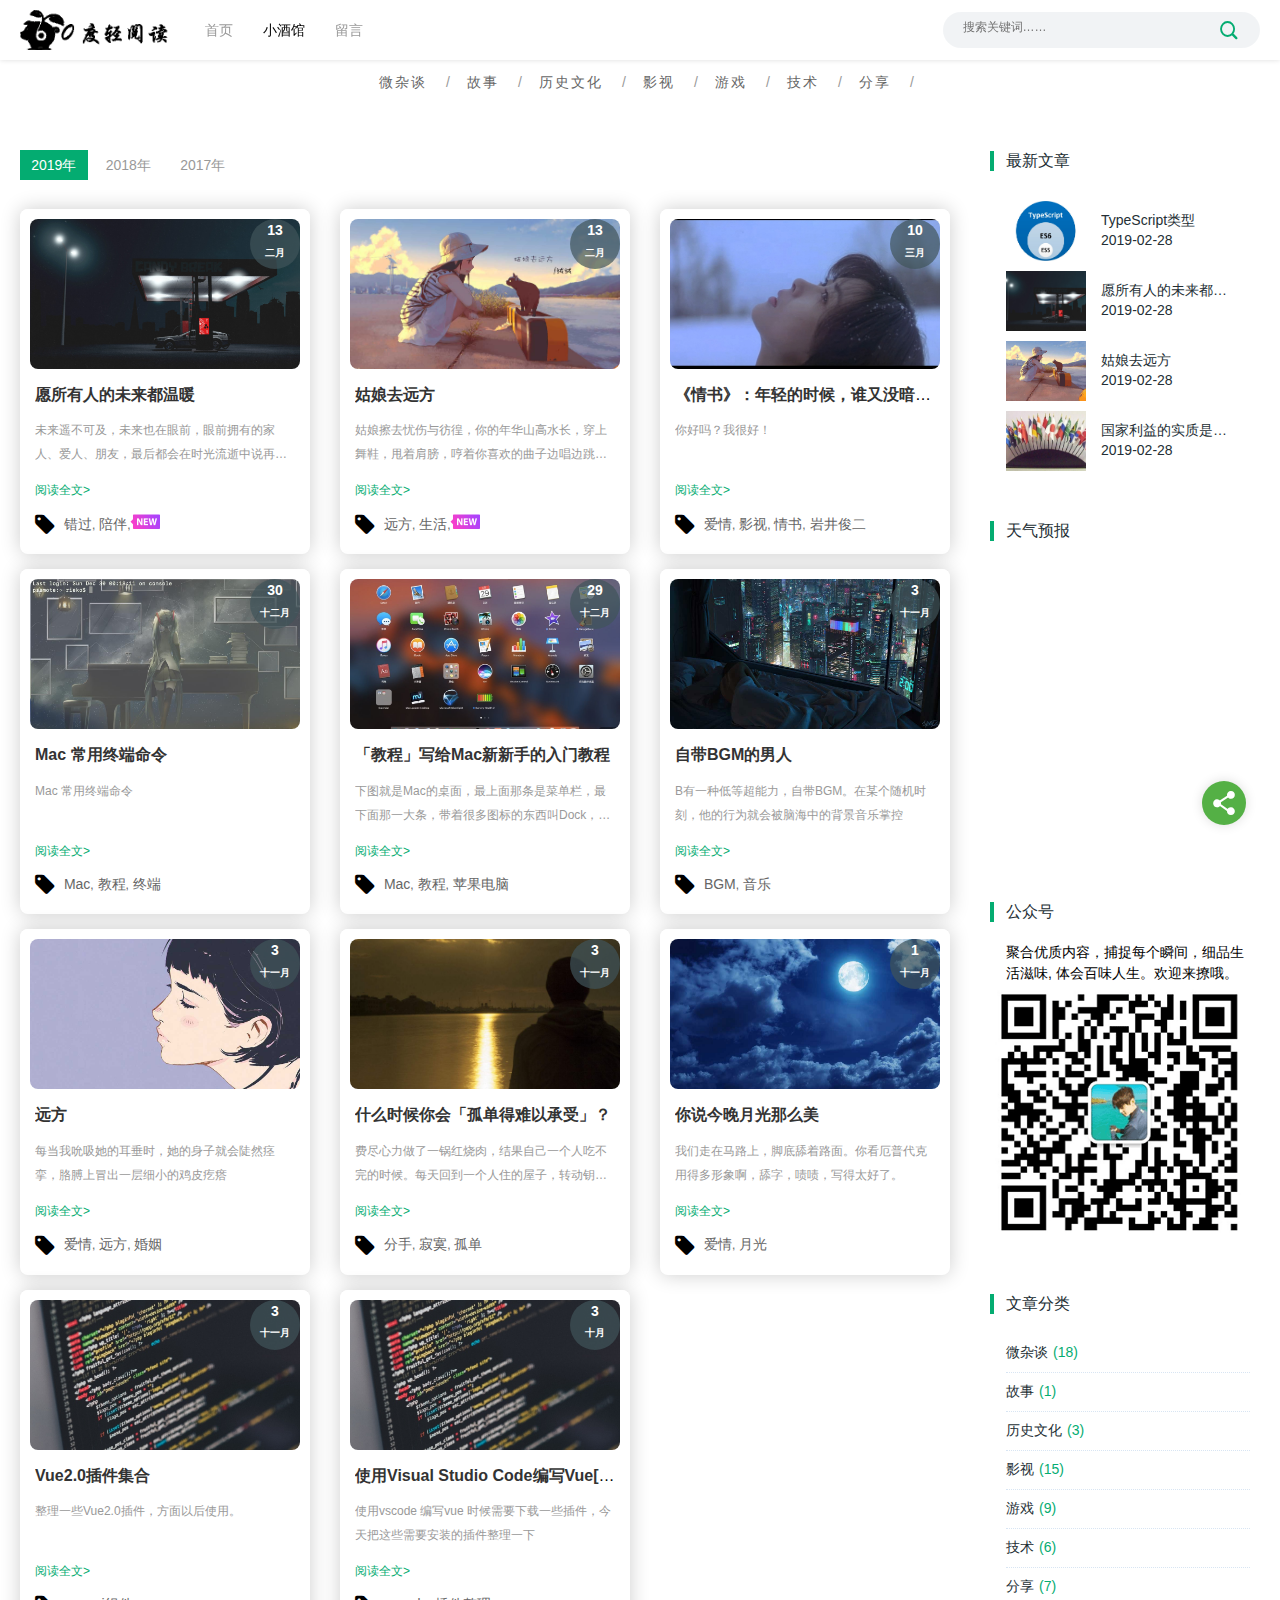
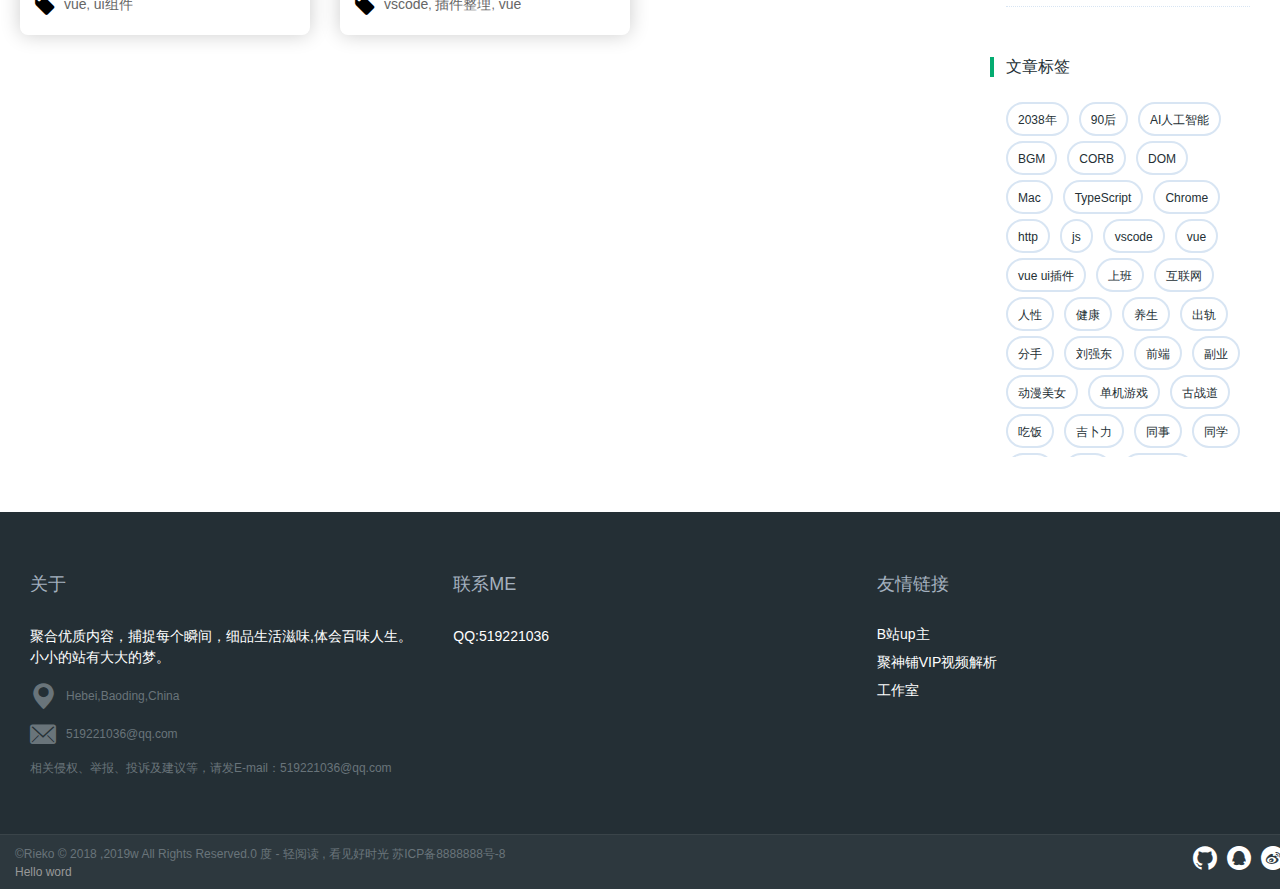
<file: read/active.html>
<!DOCTYPE html>
<html lang="en">
<head>
	<meta charset="UTF-8" />
	<title>0度轻阅读~属于你的专属阅读室</title>
	<link rel="stylesheet" href="./style/achre.css" />
	<link rel="stylesheet" href="./style/index1.css" />
	<link rel="stylesheet" href="./style/large1.css" />
	<link rel="stylesheet" href="./style/middle1.css" />
	<link rel="stylesheet" href="./style/swiper.min.css" />
	<link rel="stylesheet" href="./fonts/iconfont.css" />
	<link rel="icon" type="icon" href="./images/favicon.ico" sizes="32x32" />
	<meta id="viewport" name="viewport" content="width=device-width,minimum-scale=1,maximum-scale=1">
	<meta name="keywords" content="">
	<meta name="description" content="">
	<script src="./frame/jquery-3.3.1.min.js"></script>
	<script src="./frame/jquery-1.8.3.min.js"></script>
	<script src="./frame/swiper.min.js"></script>
	<script src="./frame/plug_common.js"></script>
	<style>
		.swiper-container {
			width: 100%;
			overflow: hidden;
			border-radius: 8px;
		}
		.swiper-slide a{
			display: block;
			background-position: center;
			width: 100%;
			overflow: hidden;
		}
		.swiper-slide {
			width: 100%;
			border-radius: 8px;
			overflow: hidden;
		}
	</style>
	<script>
		window.onload = window.onresize = function(){
			var view_width = document.getElementsByTagName('html')[0].getBoundingClientRect().width;

			var _html = document.getElementsByTagName('html')[0];
			view_width>640?_html.style.fontSize = 640 / 16 + 'px':_html.style.fontSize = view_width / 16 + 'px';
		}
	</script>
</head>
<body>
	<div class="header">
		<div class="wrap">
			<div class="wrapper">
				<div class="farm">
					<input type="text" placeholder="搜索关键词……" name="" />
					<a href="###" class="sou"><i class="iconfont">&#xe610;</i></a>
				</div>
				<div class="menu">
					<a href="###" class="menu_icon"><i class="iconfont">&#xe60e;</i></a>
				</div>
				<div class="head_tf">
					<h1 class="logo">
						<a href="index.html">
							<img src="./images/logo1.png" alt="" />
						</a>
					</h1>
					<ul class="nav_menu close_menu">
						<li><a href="index.html">首页</a></li>
						<li class="active"><a href="achre.html">小酒馆</a></li>
						<li><a href="about.html">留言</a></li>
					</ul>
				</div>
			</div>
		</div>
	</div>
	<div class="ww_nav">
		<ul class="www_nav">
			<li><a href="active.html" target="_blank">微杂谈</a></li>
			<li><a href="active.html" target="_blank">故事</a></li>
			<li><a href="active.html" target="_blank">历史文化</a></li>
			<li><a href="active.html" target="_blank">影视</a></li>
			<li><a href="active.html" target="_blank">游戏</a></li>
			<li><a href="active.html" target="_blank">技术</a></li>
			<li><a href="active.html" target="_blank">分享</a></li>
		</ul>
	</div>
	<div class="content_wrap clearfix">
		<div class="pag_content">
			<div class="mb-main__nav">
				<a href="###" class="acit">2019年</a>
				<a href="###">2018年</a>
				<a href="###">2017年</a>
			</div>
			<div class="list_f">
				<div class="index_l list_active">
					<div class="page_post pulse">
						<div class="page_posts">
							<a href="warm.html">
								<div class="comicover">
									<img src="images/trey-trimble-by-trey-trimble-synth-retrowave-synthwave-new-r.jpg" alt="" />
									<div class="commini_date">
										<span class="data">13</span>
										<span class="date">二月</span>
									</div>
								</div>
							</a>
						</div>
						<div class="mini_actrive">
							<h3 class="a">
								<a href="###" title="愿所有人的未来都温暖">愿所有人的未来都温暖</a>
							</h3>
							<a href="###" class="p_tit">
								<p class="desc">
									未来遥不可及，未来也在眼前，眼前拥有的家人、爱人、朋友，最后都会在时光流逝中说再见。你终将发现，善意相待，宽容陪伴，内心就平静温暖。
								</p>
								<p class="itom">阅读全文></p>
							</a>
							<div class="mini_tags">
								<i class="iconfont">&#xe715;</i>
								<a href="###">错过</a>
								<a href="###">陪伴</a>
								<span></span>
							</div>
						</div>
					</div>
					<div class="page_post pulse">
						<div class="page_posts">
							<a href="warm.html">
								<div class="comicover">
									<img src="images/away2.jpg" alt="" />
									<div class="commini_date">
										<span class="data">13</span>
										<span class="date">二月</span>
									</div>
								</div>
							</a>
						</div>
						<div class="mini_actrive">
							<h3 class="a">
								<a href="###" title="姑娘去远方">姑娘去远方</a>
							</h3>
							<a href="###" class="p_tit">
								<p class="desc">
									姑娘擦去忧伤与彷徨，你的年华山高水长，穿上舞鞋，甩着肩膀，哼着你喜欢的曲子边唱边跳，去你想去的远方
								</p>
								<p class="itom">阅读全文></p>
							</a>
							<div class="mini_tags">
								<i class="iconfont">&#xe715;</i>
								<a href="###">远方</a>
								<a href="###">生活</a>
								<span></span>
							</div>
						</div>
					</div>
					<div class="page_post pulse">
						<div class="page_posts">
							<a href="warm.html">
								<div class="comicover">
									<img src="images/391b053d0ed3994fece3721567019521_1200x500.jpg" alt="" />
									<div class="commini_date">
										<span class="data">10</span>
										<span class="date">三月</span>
									</div>
								</div>
							</a>
						</div>
						<div class="mini_actrive">
							<h3 class="a">
								<a href="###" title="《情书》：年轻的时候，谁又没暗恋过呢？？？">《情书》：年轻的时候，谁又没暗恋过呢？？？</a>
							</h3>
							<a href="###" class="p_tit">
								<p class="desc">
									你好吗？我很好！
								</p>
								<p class="itom">阅读全文></p>
							</a>
							<div class="mini_tags">
								<i class="iconfont">&#xe715;</i>
								<a href="###">爱情</a>
								<a href="###">影视</a>
								<a href="###">情书</a>
								<a href="###">岩井俊二</a>
							</div>
						</div>
					</div>
					<div class="page_post pulse">
						<div class="page_posts">
							<a href="warm.html">
								<div class="comicover">
									<img src="images/macZd.jpg" alt="" />
									<div class="commini_date">
										<span class="data">30</span>
										<span class="date">十二月</span>
									</div>
								</div>
							</a>
						</div>
						<div class="mini_actrive">
							<h3 class="a">
								<a href="###" title="Mac 常用终端命令">Mac 常用终端命令</a>
							</h3>
							<a href="###" class="p_tit">
								<p class="desc">
									Mac 常用终端命令
								</p>
								<p class="itom">阅读全文></p>
							</a>
							<div class="mini_tags">
								<i class="iconfont">&#xe715;</i>
								<a href="###">Mac</a>
								<a href="###">教程</a>
								<a href="###">终端</a>
							</div>
						</div>
					</div>
					<div class="page_post pulse">
						<div class="page_posts">
							<a href="warm.html">
								<div class="comicover">
									<img src="images/13400817_21.Launchpad.jpg" alt="" />
									<div class="commini_date">
										<span class="data">29</span>
										<span class="date">十二月</span>
									</div>
								</div>
							</a>
						</div>
						<div class="mini_actrive">
							<h3 class="a">
								<a href="###" title="「教程」写给Mac新新手的入门教程">「教程」写给Mac新新手的入门教程</a>
							</h3>
							<a href="###" class="p_tit">
								<p class="desc">
									下图就是Mac的桌面，最上面那条是菜单栏，最下面那一大条，带着很多图标的东西叫Dock，那些图标就是快捷方式
								</p>
								<p class="itom">阅读全文></p>
							</a>
							<div class="mini_tags">
								<i class="iconfont">&#xe715;</i>
								<a href="###">Mac</a>
								<a href="###">教程</a>
								<a href="###">苹果电脑</a>
							</div>
						</div>
					</div>
					<div class="page_post pulse">
						<div class="page_posts">
							<a href="warm.html">
								<div class="comicover">
									<img src="images/tony-skeor-by-tony-skeor-2-00-am-illustration-night-cyberpun_2019w.jpg" alt="" />
									<div class="commini_date">
										<span class="data">3</span>
										<span class="date">十一月</span>
									</div>
								</div>
							</a>
						</div>
						<div class="mini_actrive">
							<h3 class="a">
								<a href="###" title="自带BGM的男人">自带BGM的男人</a>
							</h3>
							<a href="###" class="p_tit">
								<p class="desc">
									B有一种低等超能力，自带BGM。在某个随机时刻，他的行为就会被脑海中的背景音乐掌控
								</p>
								<p class="itom">阅读全文></p>
							</a>
							<div class="mini_tags">
								<i class="iconfont">&#xe715;</i>
								<a href="###">BGM</a>
								<a href="###">音乐</a>
							</div>
						</div>
					</div>
					<div class="page_post pulse">
						<div class="page_posts">
							<a href="warm.html">
								<div class="comicover">
									<img src="images/ilia-kuvshinov-portret-devushki-litso-profil-chelka-strizhka_2019w.jpg" alt="" />
									<div class="commini_date">
										<span class="data">3</span>
										<span class="date">十一月</span>
									</div>
								</div>
							</a>
						</div>
						<div class="mini_actrive">
							<h3 class="a">
								<a href="###" title="远方">远方</a>
							</h3>
							<a href="###" class="p_tit">
								<p class="desc">
									每当我吮吸她的耳垂时，她的身子就会陡然痉挛，胳膊上冒出一层细小的鸡皮疙瘩
								</p>
								<p class="itom">阅读全文></p>
							</a>
							<div class="mini_tags">
								<i class="iconfont">&#xe715;</i>
								<a href="###">爱情</a>
								<a href="###">远方</a>
								<a href="###">婚姻</a>
							</div>
						</div>
					</div>
					<div class="page_post pulse">
						<div class="page_posts">
							<a href="###">
								<div class="comicover">
									<img src="images/timg.jpg" alt="" />
									<div class="commini_date">
										<span class="data">3</span>
										<span class="date">十一月</span>
									</div>
								</div>
							</a>
						</div>
						<div class="mini_actrive">
							<h3 class="a">
								<a href="###" title="什么时候你会「孤单得难以承受」？">什么时候你会「孤单得难以承受」？</a>
							</h3>
							<a href="###" class="p_tit">
								<p class="desc">
									费尽心力做了一锅红烧肉，结果自己一个人吃不完的时候。每天回到一个人住的屋子，转动钥匙的那一刹那
								</p>
								<p class="itom">阅读全文></p>
							</a>
							<div class="mini_tags">
								<i class="iconfont">&#xe715;</i>
								<a href="###">分手</a>
								<a href="###">寂寞</a>
								<a href="###">孤单</a>
							</div>
						</div>
					</div>
					<div class="page_post pulse">
						<div class="page_posts">
							<a href="###">
								<div class="comicover">
									<img src="images/moon_2019w.jpg" alt="" />
									<div class="commini_date">
										<span class="data">1</span>
										<span class="date">十一月</span>
									</div>
								</div>
							</a>
						</div>
						<div class="mini_actrive">
							<h3 class="a">
								<a href="###" title="你说今晚月光那么美">你说今晚月光那么美</a>
							</h3>
							<a href="###" class="p_tit">
								<p class="desc">
									我们走在马路上，脚底舔着路面。你看厄普代克用得多形象啊，舔字，啧啧，写得太好了。
								</p>
								<p class="itom">阅读全文></p>
							</a>
							<div class="mini_tags">
								<i class="iconfont">&#xe715;</i>
								<a href="###">爱情</a>
								<a href="###">月光</a>
							</div>
						</div>
					</div>
					<div class="page_post">
					<div class="page_posts">
						<a href="###">
							<div class="comicover">
								<img src="images/0pr56DZnUGLB.jpg" alt="" />
								<div class="commini_date">
									<span class="data">3</span>
									<span class="date">十一月</span>
								</div>
							</div>
						</a>
					</div>
					<div class="mini_actrive">
						<h3 class="a">
							<a href="###" title="Vue2.0插件集合">Vue2.0插件集合</a>
						</h3>
						<a href="###" class="p_tit">
							<p class="desc">
								整理一些Vue2.0插件，方面以后使用。
							</p>
							<p class="itom">阅读全文></p>
						</a>
						<div class="mini_tags">
							<i class="iconfont">&#xe715;</i>
							<a href="###">vue</a>
							<a href="###">ui组件</a>
						</div>
					</div>
				</div>
				<div class="page_post">
					<div class="page_posts">
						<a href="###">
							<div class="comicover">
								<img src="images/0pr56DZnUGLB.jpg" alt="" />
								<div class="commini_date">
									<span class="data">3</span>
									<span class="date">十月</span>
								</div>
							</div>
						</a>
					</div>
					<div class="mini_actrive">
						<h3 class="a">
							<a href="###" title="使用Visual Studio Code编写Vue[插件整理]">使用Visual Studio Code编写Vue[插件整理]</a>
						</h3>
						<a href="###" class="p_tit">
							<p class="desc">
								使用vscode 编写vue 时候需要下载一些插件，今天把这些需要安装的插件整理一下
							</p>
							<p class="itom">阅读全文></p>
						</a>
						<div class="mini_tags">
							<i class="iconfont">&#xe715;</i>
							<a href="###">vscode</a>
							<a href="###">插件整理</a>
							<a href="###">vue</a>
						</div>
					</div>
				</div>
				</div>
				<div class="index_l">
					<div class="page_post pulse">
						<div class="page_posts">
							<a href="###">
								<div class="comicover">
									<img src="images/2019w_cn_huaban1.jpg" alt="" />
									<div class="commini_date">
										<span class="data">3</span>
										<span class="date">十一月</span>
									</div>
								</div>
							</a>
						</div>
						<div class="mini_actrive">
							<h3 class="a">
								<a href="###" title="滑板少女">滑板少女</a>
							</h3>
							<a href="###" class="p_tit">
								<p class="desc">
									我从何益的包里取出导盲棍，拉长，伸到窗台，在爬满的水气的窗玻璃上画了一颗饱满的爱心。真希望她能看见呀。窗外的雪景渐渐模糊了，爱又被水气填满了。
								</p>
								<p class="itom">阅读全文></p>
							</a>
							<div class="mini_tags">
								<i class="iconfont">&#xe715;</i>
								<a href="###">爱情</a>
								<a href="###">少女</a>
								<a href="###">工作</a>
								<span></span>
							</div>
						</div>
					</div>
					<div class="page_post pulse">
						<div class="page_posts">
							<a href="warm.html">
								<div class="comicover">
									<img src="images/biye.jpg" alt="" />
									<div class="commini_date">
										<span class="data">3</span>
										<span class="date">七月</span>
									</div>
								</div>
							</a>
						</div>
						<div class="mini_actrive">
							<h3 class="a">
								<a href="###" title="爱情也有毕业的时候">爱情也有毕业的时候</a>
							</h3>
							<a href="###" class="p_tit">
								<p class="desc">
									如果可以同行，就一起去冒险吧。
								</p>
								<p class="itom">阅读全文></p>
							</a>
							<div class="mini_tags">
								<i class="iconfont">&#xe715;</i>
								<a href="###">分手</a>
								<a href="###">爱情</a>
								<a href="###">毕业</a>
								<span></span>
							</div>
						</div>
					</div>
					<div class="page_post pulse">
						<div class="page_posts">
							<a href="###">
								<div class="comicover">
									<img src="images/fat_2019w.jpg" alt="" />
									<div class="commini_date">
										<span class="data">3</span>
										<span class="date">十一月</span>
									</div>
								</div>
							</a>
						</div>
						<div class="mini_actrive">
							<h3 class="a">
								<a href="###" title="因为胖过">因为胖过</a>
							</h3>
							<a href="###" class="p_tit">
								<p class="desc">
									女性的两腿之间崇高又神秘，但胖女性的两腿之间只剩下摩擦起电和三番五次被磨破的牛仔裤裤裆。
								</p>
								<p class="itom">阅读全文></p>
							</a>
							<div class="mini_tags">
								<i class="iconfont">&#xe715;</i>
								<a href="###">肥胖</a>
								<a href="###">女性</a>
							</div>
						</div>
					</div>
					<div class="page_post pulse">
						<div class="page_posts">
							<a href="###">
								<div class="comicover">
									<img src="images/181946561442.jpg" alt="" />
									<div class="commini_date">
										<span class="data">3</span>
										<span class="date">十月</span>
									</div>
								</div>
							</a>
						</div>
						<div class="mini_actrive">
							<h3 class="a">
								<a href="###" title="中国折叠里的普通青春">中国折叠里的普通青春</a>
							</h3>
							<a href="###" class="p_tit">
								<p class="desc">
									第一， 是富人而不是穷人，才是对社会有用的人；第二， 穷人是有罪的、堕落的，穷是因为他们蠢。
								</p>
								<p class="itom">阅读全文></p>
							</a>
							<div class="mini_tags">
								<i class="iconfont">&#xe715;</i>
								<a href="###">短视频</a>
								<a href="###">小镇青年</a>
							</div>
						</div>
					</div>
					<div class="page_post pulse">
						<div class="page_posts">
							<a href="###">
								<div class="comicover">
									<img src="images/job.jpg" alt="" />
									<div class="commini_date">
										<span class="data">3</span>
										<span class="date">十月</span>
									</div>
								</div>
							</a>
						</div>
						<div class="mini_actrive">
							<h3 class="a">
								<a href="###" title="打工，如何买车买房？">打工，如何买车买房？</a>
							</h3>
							<a href="###" class="p_tit">
								<p class="desc">
									今天本篇，纯干货，学校里的老师不懂，父母不知道，同学舍友都迷茫，领导鸡汤你“工资不重要你要懂得积累”
								</p>
								<p class="itom">阅读全文></p>
							</a>
							<div class="mini_tags">
								<i class="iconfont">&#xe715;</i>
								<a href="###">毕业</a>
								<a href="###">上班</a>
							</div>
						</div>
					</div>
				</div>
				<div class="index_l">
					<div class="page_post pulse">
						<div class="page_posts">
							<a href="###">
								<div class="comicover">
									<img src="images/v2-4ece8505e20d992ad2564a07ead237e9_1200x500.jpg" alt="" />
									<div class="commini_date">
										<span class="data">28</span>
										<span class="date">二月</span>
									</div>
								</div>
							</a>
						</div>
						<div class="mini_actrive">
							<h3 class="a">
								<a href="###" title="TypeScript类型">TypeScript类型</a>
							</h3>
							<a href="###" class="p_tit">
								<p class="desc">
									TypeScript是由C#语言之父Anders Hejlsberg主导开发的一门编程语言
								</p>
								<p class="itom">阅读全文></p>
							</a>
							<div class="mini_tags">
								<i class="iconfont">&#xe715;</i>
								<a href="###">js</a>
								<a href="###">TypeScript</a>
								<span></span>
							</div>
						</div>
					</div>
					<div class="page_post pulse">
						<div class="page_posts">
							<a href="###">
								<div class="comicover">
									<img src="images/2019wJsNode.jpg" alt="" />
									<div class="commini_date">
										<span class="data">28</span>
										<span class="date">二月</span>
									</div>
								</div>
							</a>
						</div>
						<div class="mini_actrive">
							<h3 class="a">
								<a href="###" title="JS获取节点若干种方式">JS获取节点若干种方式</a>
							</h3>
							<a href="###" class="p_tit">
								<p class="desc">
									irstChild来获取第一个子元素，但是在有些情况下我们打印的时候会显示undefined，这是什么情况呢？？
								</p>
								<p class="itom">阅读全文></p>
							</a>
							<div class="mini_tags">
								<i class="iconfont">&#xe715;</i>
								<a href="###">js</a>
								<a href="###">节点</a>
								<a href="###">DOM</a>
							</div>
						</div>
					</div>
				</div>
			</div>
		</div>
		<div class="tag_content">
			<div class="sidebar_block">
				<div class="block_title">
					最新文章
				</div>
				<ul class="block_list">
					<li class="list_items">
						<a href="###">
							<div class="item_cover">
								<img src="images/v2-4ece8505e20d992ad2564a07ead237e9_1200x500.jpg" alt="" />
							</div>
							<span class="item_info">
								<h3 class="iit">TypeScript类型</h3>
								<span class="item-form">2019-02-28</span>
							</span>
						</a>
					</li>
					<li class="list_items">
						<a href="###">
							<div class="item_cover">
								<img src="images/trey-trimble-by-trey-trimble-synth-retrowave-synthwave-new-r.jpg" alt="" />
							</div>
							<span class="item_info">
								<h3 class="iit">愿所有人的未来都温暖</h3>
								<span class="item-form">2019-02-28</span>
							</span>
						</a>
					</li>
					<li class="list_items">
						<a href="###">
							<div class="item_cover">
								<img src="images/away1.jpg" alt="" />
							</div>
							<span class="item_info">
								<h3 class="iit">姑娘去远方</h3>
								<span class="item-form">2019-02-28</span>
							</span>
						</a>
					</li>
					<li class="list_items">
						<a href="###">
							<div class="item_cover">
								<img src="images/a13f088ad623258235f2058a7337515b_1200x500.jpg" alt="" />
							</div>
							<span class="item_info">
								<h3 class="iit">国家利益的实质是什么？</h3>
								<span class="item-form">2019-02-28</span>
							</span>
						</a>
					</li>
				</ul>
			</div>
			<div class="sidebar_block" style="margin-top: 20px;">
				<div class="block_title">
					天气预报
				</div>
				<div class="block_list">
					<iframe allowtransparency="true" style="margin: 0 auto;" frameborder="0" width="200" height="278" scrolling="no" src="http://tianqi.eastday.com/plugin/widget_v1.html?sc=2&z=1&t=1&v=1&d=3&bd=0&k=&f=&q=1&a=1&c=60099&w=200&h=278&align=center"></iframe>
				</div>
			</div>
			<div class="sidebar_block" style="margin-top: 20px;">
				<div class="block_title">
					公众号
				</div>
				<p class="block_te">
					聚合优质内容，捕捉每个瞬间，细品生活滋味,
					体会百味人生。欢迎来撩哦。
				</p>
				<div class="w_zhang">
					<img src="images/for.png" alt="" />
				</div>
			</div>
			<div class="sidebar_block" style="margin-top: 20px;">
				<div class="block_title">
					文章分类
				</div>
				<ul class="block_list">
					<li class="list_item"><a href="###">微杂谈</a><span>(18)</span></li>
					<li class="list_item"><a href="###">故事</a><span>(1)</span></li>
					<li class="list_item"><a href="###">历史文化</a><span>(3)</span></li>
					<li class="list_item"><a href="###">影视</a><span>(15)</span></li>
					<li class="list_item"><a href="###">游戏</a><span>(9)</span></li>
					<li class="list_item"><a href="###">技术</a><span>(6)</span></li>
					<li class="list_item"><a href="###">分享</a><span>(7)</span></li>
				</ul>
			</div>
			<div class="sidebar_block" style="margin-top: 20px;">
				<div class="block_title">
					文章标签
				</div>
				<ul class="tag_list">
					<li class="tag_items"><a href="###">2038年</a></li>
					<li class="tag_items"><a href="###">90后</a></li>
					<li class="tag_items"><a href="###">AI人工智能</a></li>
					<li class="tag_items"><a href="###">BGM</a></li>
					<li class="tag_items"><a href="###">CORB</a></li>
					<li class="tag_items"><a href="###">DOM</a></li>
					<li class="tag_items"><a href="###">Mac</a></li>
					<li class="tag_items"><a href="###">TypeScript</a></li>
					<li class="tag_items"><a href="###">Chrome</a></li>
					<li class="tag_items"><a href="###">http</a></li>
					<li class="tag_items"><a href="###">js</a></li>
					<li class="tag_items"><a href="###">vscode</a></li>
					<li class="tag_items"><a href="###">vue</a></li>
					<li class="tag_items"><a href="###">vue ui插件</a></li>
					<li class="tag_items"><a href="###">上班</a></li>
					<li class="tag_items"><a href="###">互联网</a></li>
					<li class="tag_items"><a href="###">人性</a></li>
					<li class="tag_items"><a href="###">健康</a></li>
					<li class="tag_items"><a href="###">养生</a></li>
					<li class="tag_items"><a href="###">出轨</a></li>
					<li class="tag_items"><a href="###">分手</a></li>
					<li class="tag_items"><a href="###">刘强东</a></li>
					<li class="tag_items"><a href="###">前端</a></li>
					<li class="tag_items"><a href="###">副业</a></li>
					<li class="tag_items"><a href="###">动漫美女</a></li>
					<li class="tag_items"><a href="###">单机游戏</a></li>
					<li class="tag_items"><a href="###">古战道</a></li>
					<li class="tag_items"><a href="###">吃饭</a></li>
					<li class="tag_items"><a href="###">吉卜力</a></li>
					<li class="tag_items"><a href="###">同事</a></li>
					<li class="tag_items"><a href="###">同学</a></li>
					<li class="tag_items"><a href="###">咖啡</a></li>
					<li class="tag_items"><a href="###">回忆</a></li>
					<li class="tag_items"><a href="###">国家利益</a></li>
					<li class="tag_items"><a href="###">壁纸</a></li>
					<li class="tag_items"><a href="###">失恋</a></li>
					<li class="tag_items"><a href="###">女性</a></li>
					<li class="tag_items"><a href="###">女朋友</a></li>
					<li class="tag_items"><a href="###">女该遇害案</a></li>
					<li class="tag_items"><a href="###">婚姻</a></li>
					<li class="tag_items"><a href="###">孟郊</a></li>
					<li class="tag_items"><a href="###">孤单</a></li>
					<li class="tag_items"><a href="###">学校</a></li>
					<li class="tag_items"><a href="###">宫崎骏</a></li>
					<li class="tag_items"><a href="###">寂寞</a></li>
					<li class="tag_items"><a href="###">小说</a></li>
					<li class="tag_items"><a href="###">小镇青年</a></li>
					<li class="tag_items"><a href="###">少女</a></li>
					<li class="tag_items"><a href="###">岩井俊二</a></li>
					<li class="tag_items"><a href="###">工业</a></li>
					<li class="tag_items"><a href="###">工作</a></li>
					<li class="tag_items"><a href="###">影视</a></li>
					<li class="tag_items"><a href="###">影评</a></li>
					<li class="tag_items"><a href="###">性侵事件</a></li>
					<li class="tag_items"><a href="###">恐怖</a></li>
					<li class="tag_items"><a href="###">悬疑</a></li>
					<li class="tag_items"><a href="###">情书</a></li>
					<li class="tag_items"><a href="###">懵懂</a></li>
					<li class="tag_items"><a href="###">扁鹊</a></li>
					<li class="tag_items"><a href="###">插件整理</a></li>
					<li class="tag_items"><a href="###">改变中国历史的战役</a></li>
					<li class="tag_items"><a href="###">攻击</a></li>
					<li class="tag_items"><a href="###">故事</a></li>
					<li class="tag_items"><a href="###">教程</a></li>
					<li class="tag_items"><a href="###">明尼苏达州</a></li>
					<li class="tag_items"><a href="###">晚秋</a></li>
					<li class="tag_items"><a href="###">暗恋</a></li>
					<li class="tag_items"><a href="###">月光</a></li>
					<li class="tag_items"><a href="###">杨六郎</a></li>
					<li class="tag_items"><a href="###">桌面壁纸</a></li>
					<li class="tag_items"><a href="###">毕业</a></li>
					<li class="tag_items"><a href="###">汉字</a></li>
					<li class="tag_items"><a href="###">汉文化</a></li>
					<li class="tag_items"><a href="###">油耗子</a></li>
					<li class="tag_items"><a href="###">游子吟</a></li>
					<li class="tag_items"><a href="###">滴滴打车</a></li>
					<li class="tag_items"><a href="###">爱情</a></li>
					<li class="tag_items"><a href="###">生活</a></li>
					<li class="tag_items"><a href="###">甲午战争</a></li>
					<li class="tag_items"><a href="###">相亲</a></li>
					<li class="tag_items"><a href="###">短视频</a></li>
					<li class="tag_items"><a href="###">神医</a></li>
					<li class="tag_items"><a href="###">终端</a></li>
					<li class="tag_items"><a href="###">经济</a></li>
					<li class="tag_items"><a href="###">美图</a></li>
					<li class="tag_items"><a href="###">肥肠</a></li>
					<li class="tag_items"><a href="###">肥胖</a></li>
					<li class="tag_items"><a href="###">背叛</a></li>
					<li class="tag_items"><a href="###">自如租房</a></li>
					<li class="tag_items"><a href="###">节点</a></li>
					<li class="tag_items"><a href="###">苹果电脑</a></li>
					<li class="tag_items"><a href="###">萤火虫之墓</a></li>
					<li class="tag_items"><a href="###">街霸</a></li>
					<li class="tag_items"><a href="###">表姐</a></li>
					<li class="tag_items"><a href="###">西游记</a></li>
					<li class="tag_items"><a href="###">诗词</a></li>
					<li class="tag_items"><a href="###">调试</a></li>
					<li class="tag_items"><a href="###">谣言</a></li>
					<li class="tag_items"><a href="###">谷歌</a></li>
					<li class="tag_items"><a href="###">资源</a></li>
					<li class="tag_items"><a href="###">远方</a></li>
					<li class="tag_items"><a href="###">错过</a></li>
					<li class="tag_items"><a href="###">阿里员工</a></li>
					<li class="tag_items"><a href="###">陪伴</a></li>
					<li class="tag_items"><a href="###">面试</a></li>
					<li class="tag_items"><a href="###">音乐</a></li>
					<li class="tag_items"><a href="###">顺风车</a></li>
					<li class="tag_items"><a href="###">高考</a></li>
					<li class="tag_items"><a href="###">龙哥</a></li>
				</ul>
			</div>
		</div>
	</div>
	<div>
	<div class="footer_top">
		<div class="footer_content">
			<div class="footer_item">
				<h3 class="footer_title">
					关于
				</h3>
				<div class="foot_text">
					聚合优质内容，捕捉每个瞬间，细品生活滋味,体会百味人生。小小的站有大大的梦。
				</div>
				<ul class="fot">
					<li><i class="iconfont">&#xe60f;</i><a href="###">Hebei,Baoding,China</a></li>
					<li><i class="iconfont">&#xe614;</i><a href="###">519221036@qq.com</a></li>
				</ul>
				<p class="fot_p">相关侵权、举报、投诉及建议等，请发E-mail：519221036@qq.com</p>
			</div>
			<div class="footer_item">
				<h3 class="footer_title">
					联系ME
				</h3>
				<div class="foot_text">
					QQ:519221036
				</div>
			</div>
			<div class="footer_item">
				<h3 class="footer_title">
					友情链接
				</h3>
				<ul class="foot">
					<li><a href="###">B站up主</a></li>
					<li><a href="http://m.jspoo.com/movie.html">聚神铺VIP视频解析</a></li>
					<li><a href="###">工作室</a></li>
				</ul>
			</div>
		</div>
	</div>
	<div class="footer_bot">
		<div class="footer_cont">
			<p class="copy">
				<span>©Rieko © 2018 ,2019w All Rights Reserved.0 度 - 轻阅读 , 看见好时光  苏ICP备8888888号-8</span><br />
			<a class="botu" href="###">Hello word</a>
			</p>
			<div class="linkss">
			<ul class="links">
				<li><a href="###"><i class="iconfont">&#xe732;</i></a></li>
				<li><a href="###"><i class="iconfont">&#xe657;</i></a></li>
				<li><a href="###"><i class="iconfont">&#xe62f;</i></a></li>
			</ul>
			</div>
		</div>
	</div>
</div>
<ul class="fix_left">
	<li title="分享"><i class="iconfont">&#xe624;</i></li>
	<li class="Top"><i class="iconfont">&#xe626;</i></li>
</ul>
</body>
</html>
</file>
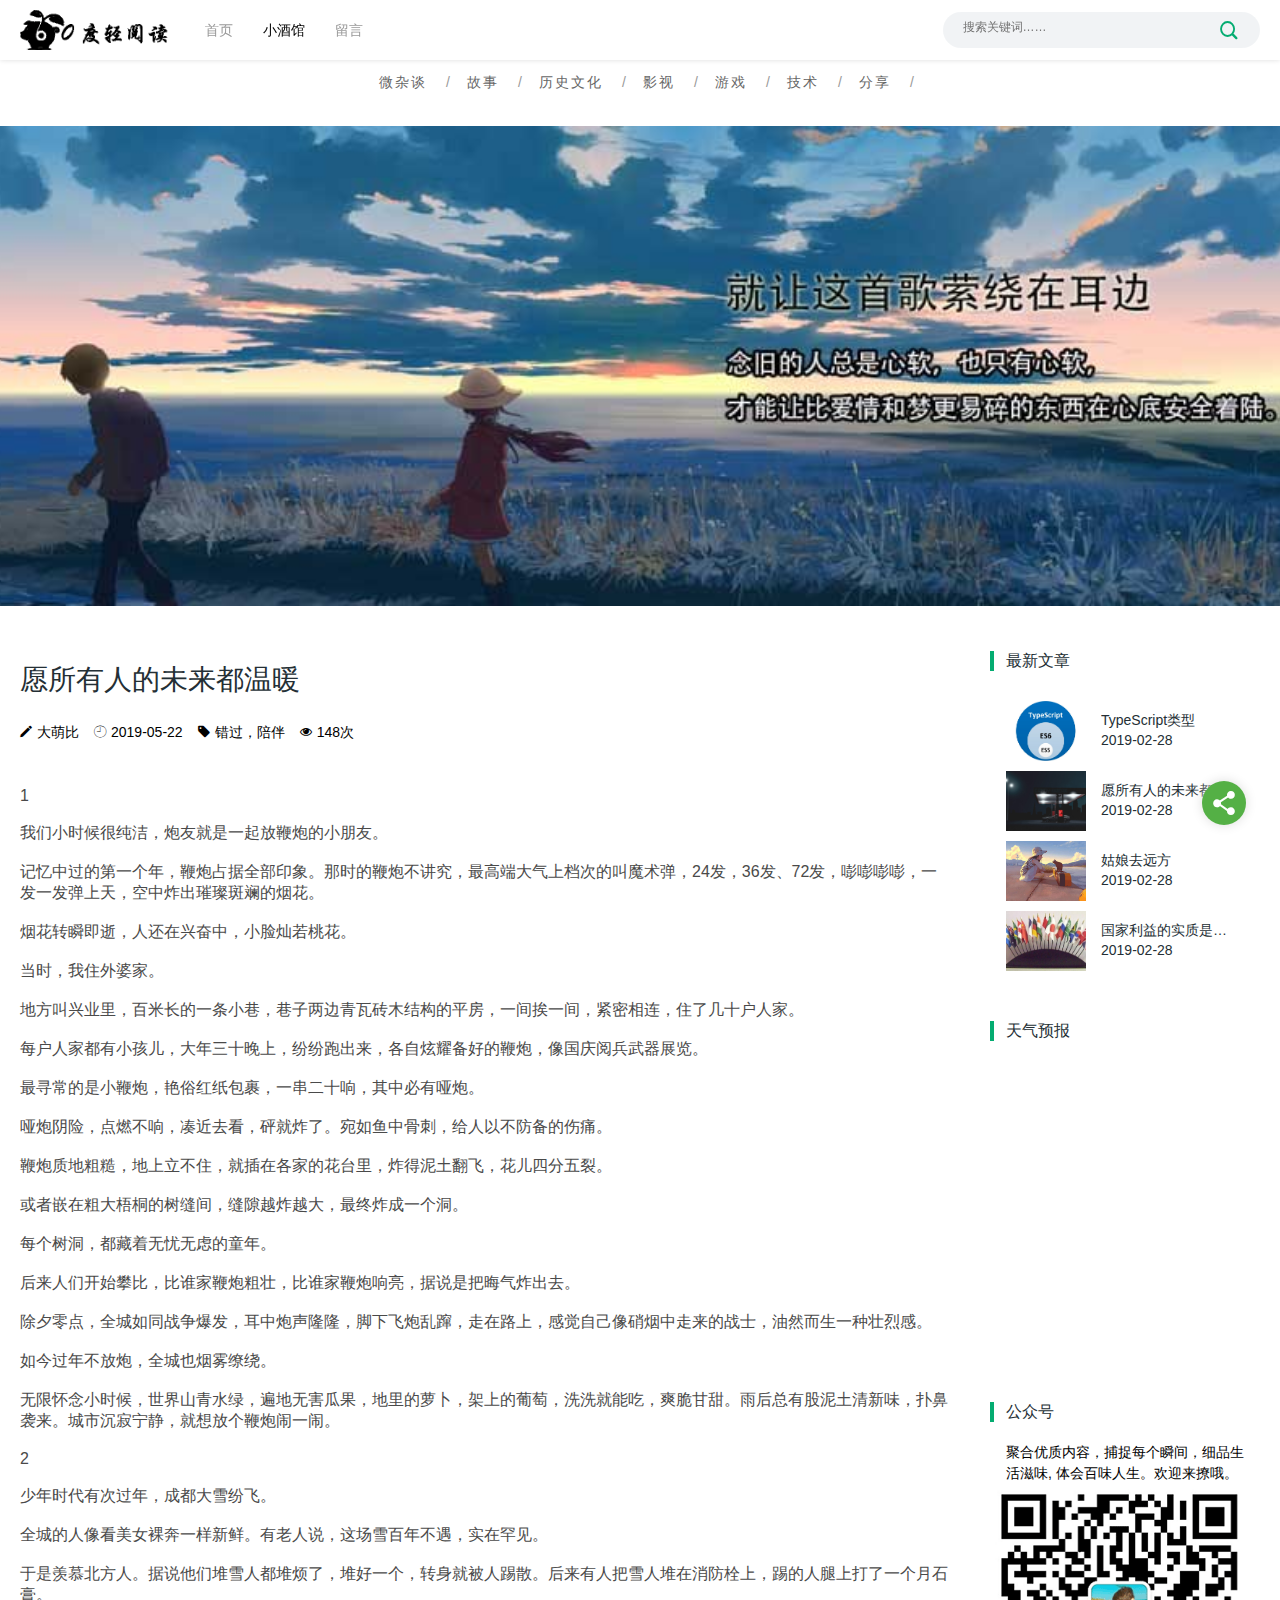
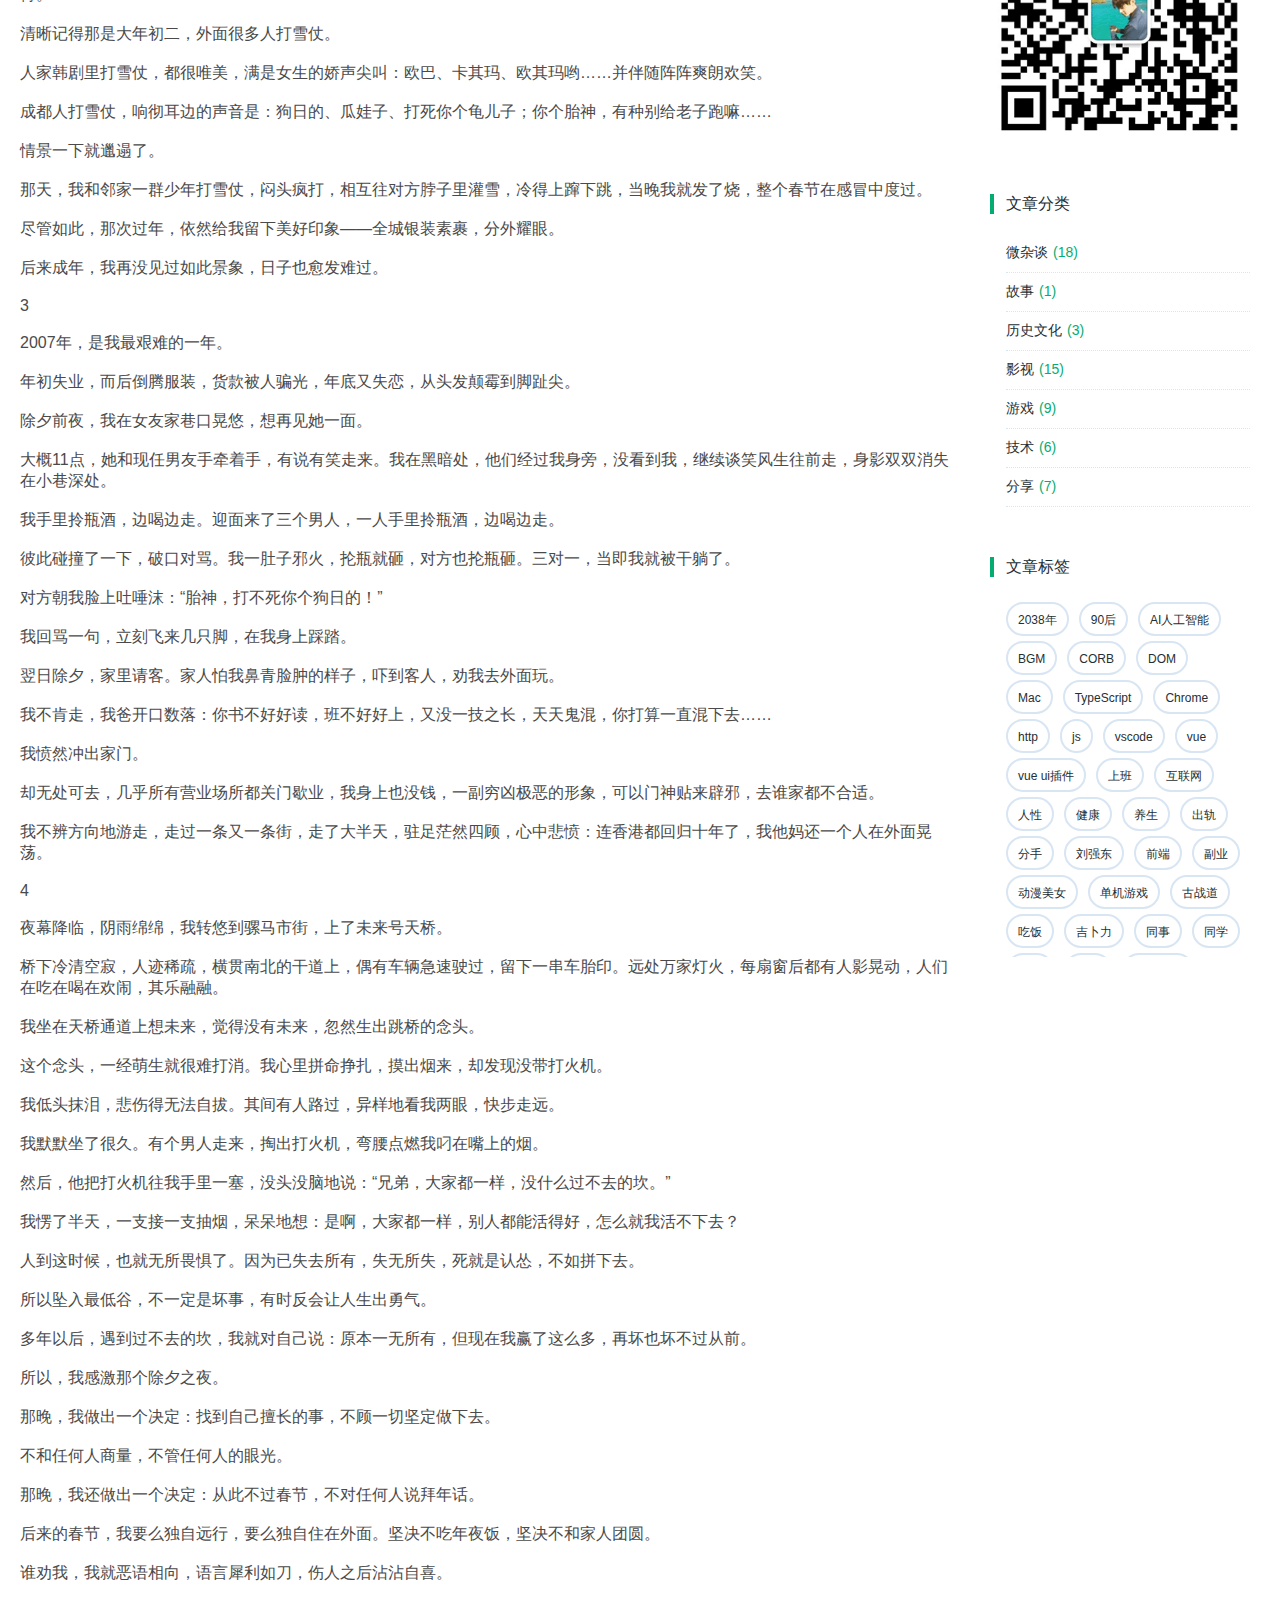
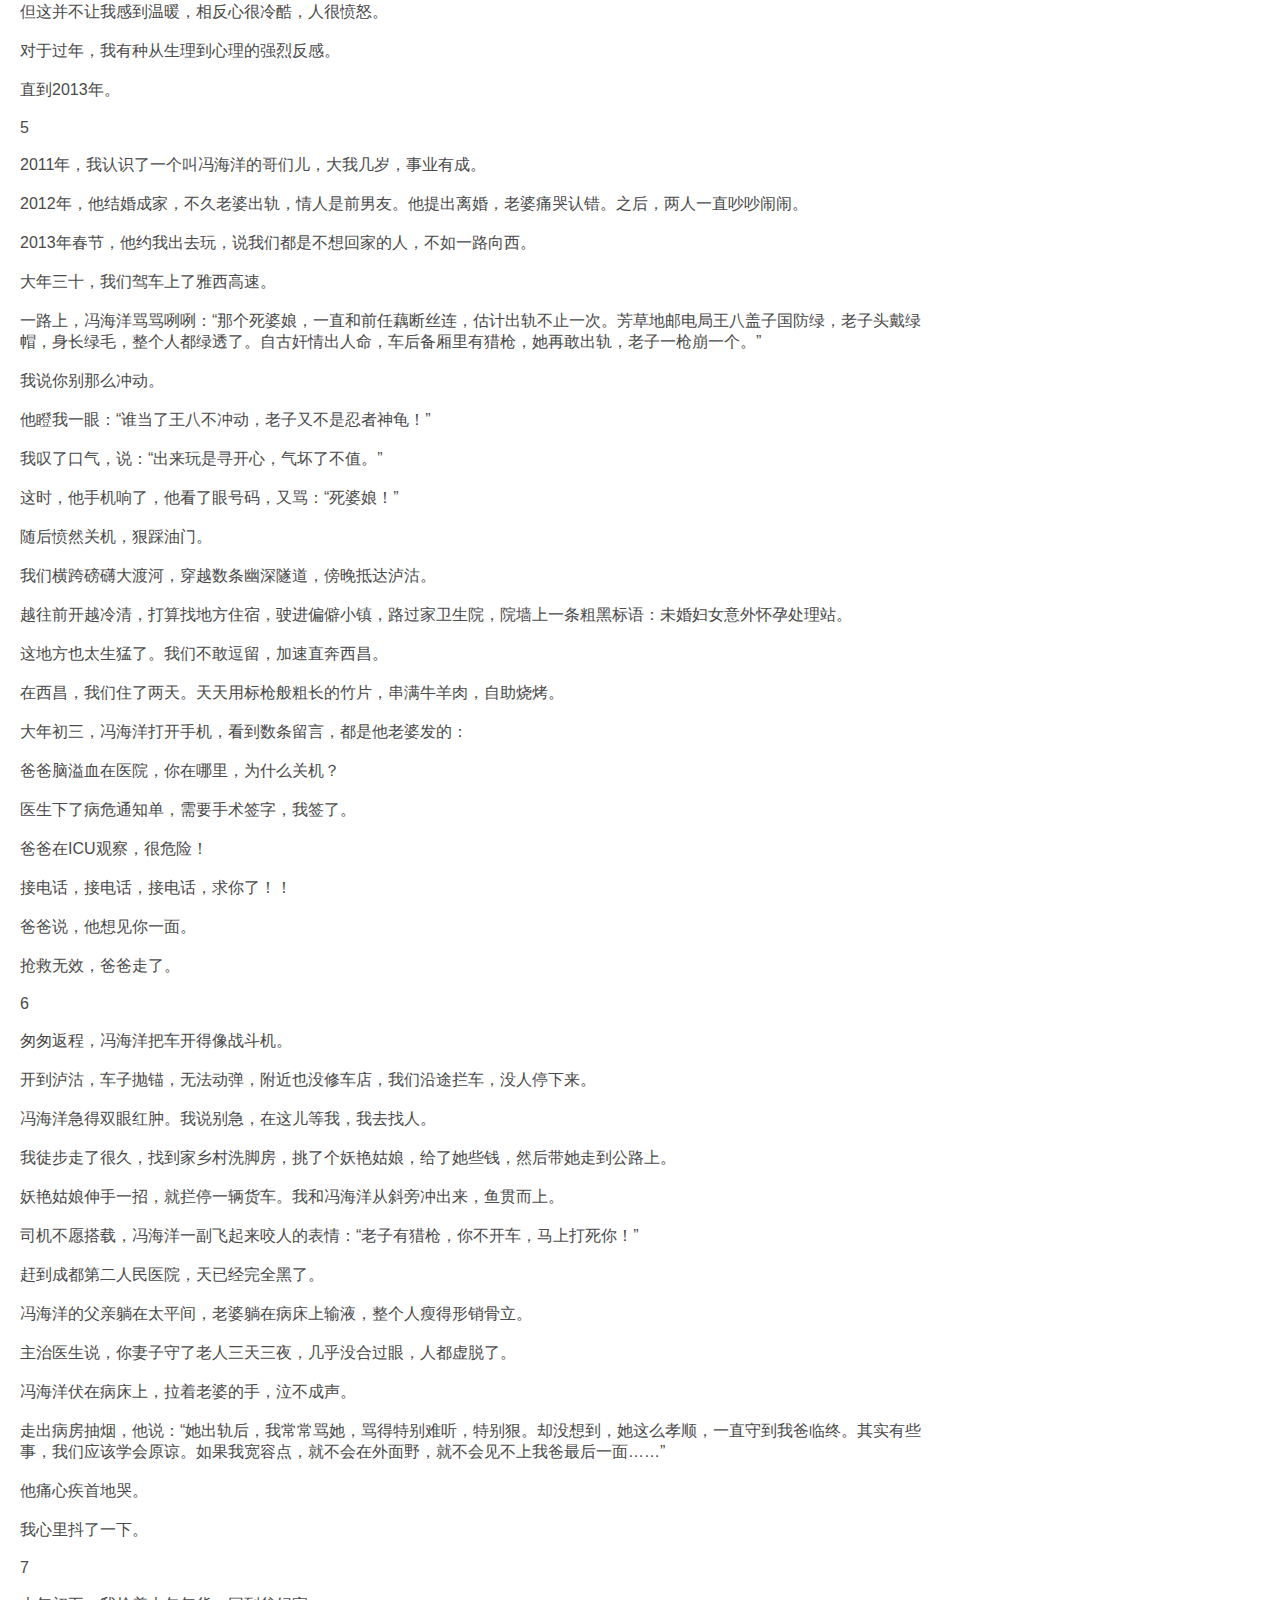
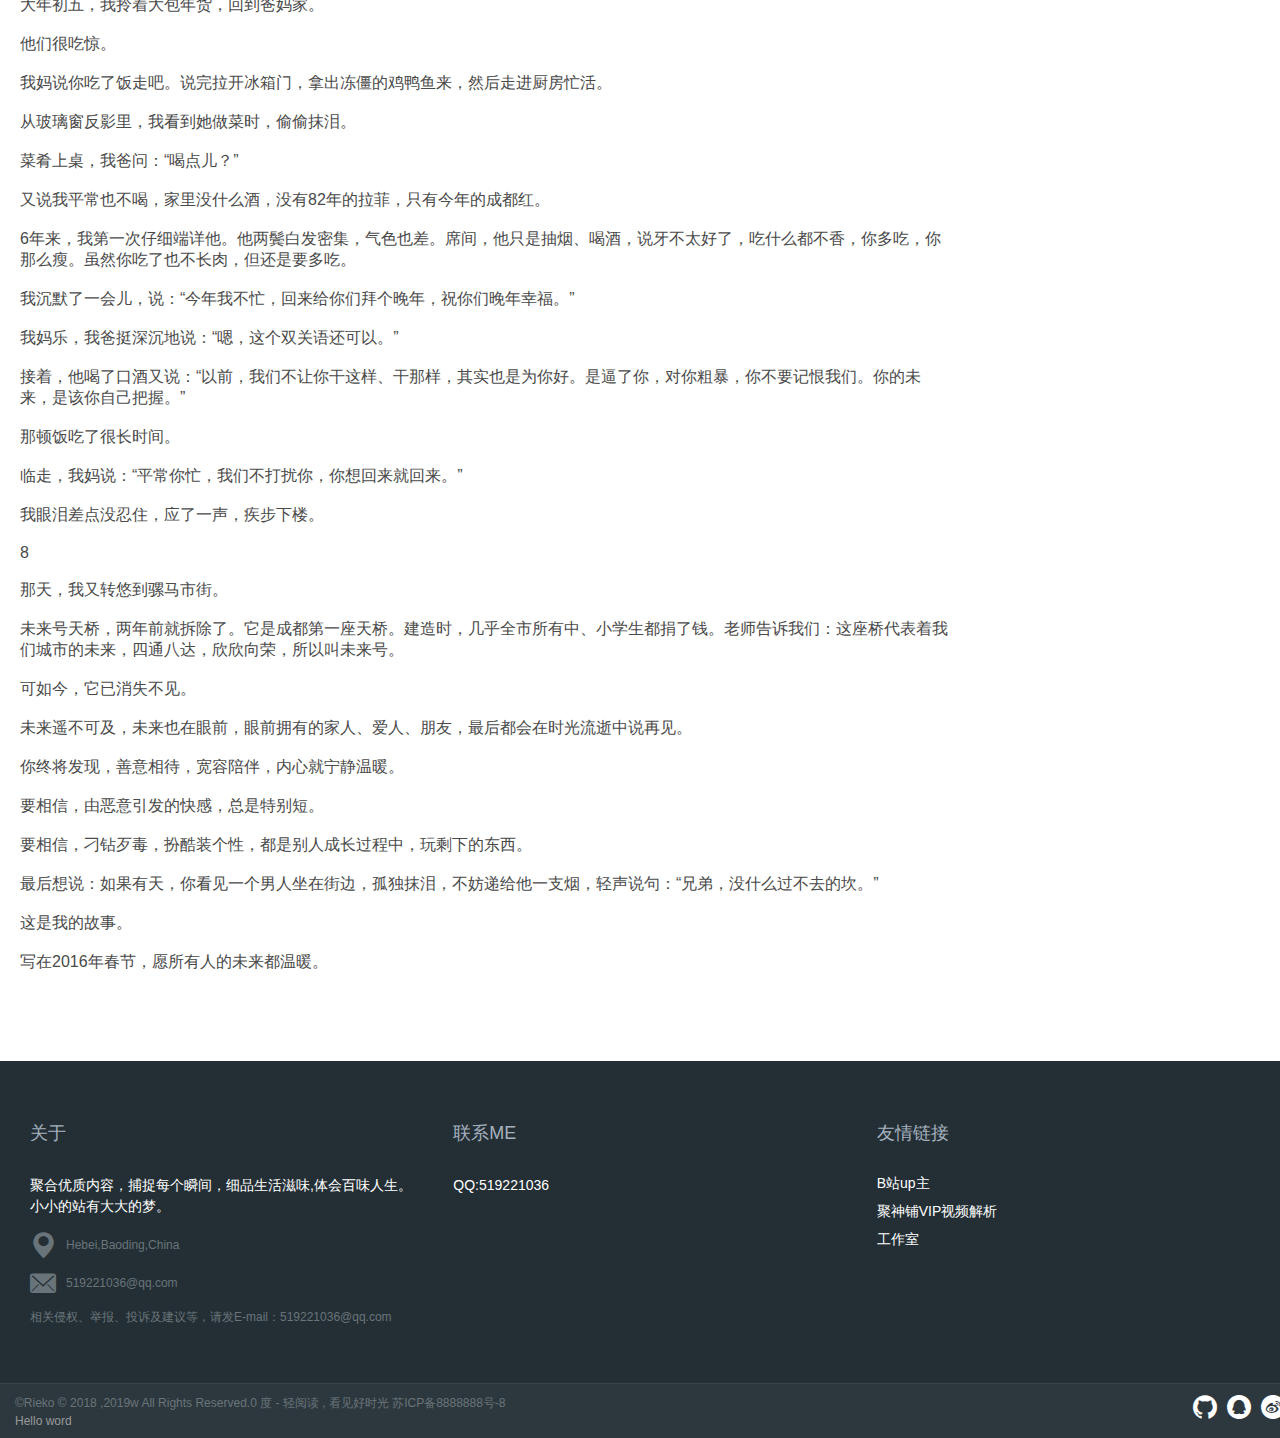
<file: read/warm.html>
<!DOCTYPE html>
<html lang="en">
<head>
	<meta charset="UTF-8" />
	<title>0度轻阅读~属于你的专属阅读室</title>
	<link rel="stylesheet" href="./style/achre.css" />
	<link rel="stylesheet" href="./style/index1.css" />
	<link rel="stylesheet" href="./style/large1.css" />
	<link rel="stylesheet" href="./style/middle1.css" />
	<link rel="stylesheet" href="./style/swiper.min.css" />
	<link rel="stylesheet" href="./fonts/iconfont.css" />
	<link rel="icon" type="icon" href="./images/favicon.ico" sizes="32x32" />
	<meta id="viewport" name="viewport" content="width=device-width,minimum-scale=1,maximum-scale=1">
	<meta name="keywords" content="">
	<meta name="description" content="">
	<script src="./frame/jquery-3.3.1.min.js"></script>
	<script src="./frame/jquery-1.8.3.min.js"></script>
	<script src="./frame/swiper.min.js"></script>
	<script src="./frame/plug_common.js"></script>
	<style>
		.swiper-container {
			width: 100%;
			overflow: hidden;
			border-radius: 8px;
		}
		.swiper-slide a{
			display: block;
			background-position: center;
			width: 100%;
			overflow: hidden;
		}
		.swiper-slide {
			width: 100%;
			border-radius: 8px;
			overflow: hidden;
		}
	</style>
	<script>
		window.onload = window.onresize = function(){
			var view_width = document.getElementsByTagName('html')[0].getBoundingClientRect().width;

			var _html = document.getElementsByTagName('html')[0];
			view_width>640?_html.style.fontSize = 640 / 16 + 'px':_html.style.fontSize = view_width / 16 + 'px';
		}
	</script>
</head>
<body>
	<div class="header">
		<div class="wrap">
			<div class="wrapper">
				<div class="farm">
					<input type="text" placeholder="搜索关键词……" name="" />
					<a href="###" class="sou"><i class="iconfont">&#xe610;</i></a>
				</div>
				<div class="menu">
					<a href="###" class="menu_icon"><i class="iconfont">&#xe60e;</i></a>
				</div>
				<div class="head_tf">
					<h1 class="logo">
						<a href="index.html">
							<img src="./images/logo1.png" alt="" />
						</a>
					</h1>
					<ul class="nav_menu close_menu">
						<li><a href="index.html">首页</a></li>
						<li class="active"><a href="achre.html">小酒馆</a></li>
						<li><a href="about.html">留言</a></li>
					</ul>
				</div>
			</div>
		</div>
	</div>
	<div class="ww_nav">
		<ul class="www_nav">
			<li><a href="active.html">微杂谈</a></li>
			<li><a href="active.html">故事</a></li>
			<li><a href="active.html">历史文化</a></li>
			<li><a href="active.html">影视</a></li>
			<li><a href="active.html">游戏</a></li>
			<li><a href="active.html">技术</a></li>
			<li><a href="active.html">分享</a></li>
		</ul>
	</div>
	<div class="pos_cover">
		<img src="images/art-hangmoon-devochka-malchik1_02.jpg" alt="" />
	</div>
	<div class="content_wrap clearfix">
		<div class="pag_content">
			<div class="pos_ui">
				<div class="header_info">
					<h1 class="info_titel">愿所有人的未来都温暖</h1>
					<div class="post_mark">
						<div class="mark">
							<i class="iconfont">&#xe603;</i>
							<a href="###">大萌比</a>
						</div>
						<div class="mark">
							<i class="iconfont">&#xe67e;</i>
							<a href="###">2019-05-22</a>
						</div>
						<div class="mark">
							<i class="iconfont">&#xe715;</i>
							<a href="###">错过，陪伴</a>
						</div>
						<div class="mark">
							<i class="iconfont">&#xe6a1;</i>
							<a href="###">148次</a>
						</div>
					</div>
				</div>
					<div class="pos_p">
						<p>1</p>
						<p>我们小时候很纯洁，炮友就是一起放鞭炮的小朋友。</p>
						<p>记忆中过的第一个年，鞭炮占据全部印象。那时的鞭炮不讲究，最高端大气上档次的叫魔术弹，24发，36发、72发，嘭嘭嘭嘭，一发一发弹上天，空中炸出璀璨斑斓的烟花。</p>
						<p>烟花转瞬即逝，人还在兴奋中，小脸灿若桃花。</p>
						<p>当时，我住外婆家。</p>
						<p>地方叫兴业里，百米长的一条小巷，巷子两边青瓦砖木结构的平房，一间挨一间，紧密相连，住了几十户人家。</p>
						<p>每户人家都有小孩儿，大年三十晚上，纷纷跑出来，各自炫耀备好的鞭炮，像国庆阅兵武器展览。</p>
						<p>最寻常的是小鞭炮，艳俗红纸包裹，一串二十响，其中必有哑炮。</p>
						<p>哑炮阴险，点燃不响，凑近去看，砰就炸了。宛如鱼中骨刺，给人以不防备的伤痛。</p>
						<p>鞭炮质地粗糙，地上立不住，就插在各家的花台里，炸得泥土翻飞，花儿四分五裂。</p>
						<p>或者嵌在粗大梧桐的树缝间，缝隙越炸越大，最终炸成一个洞。</p>
						<p>每个树洞，都藏着无忧无虑的童年。</p>
						<p>后来人们开始攀比，比谁家鞭炮粗壮，比谁家鞭炮响亮，据说是把晦气炸出去。</p>
						<p>除夕零点，全城如同战争爆发，耳中炮声隆隆，脚下飞炮乱蹿，走在路上，感觉自己像硝烟中走来的战士，油然而生一种壮烈感。</p>
						<p>如今过年不放炮，全城也烟雾缭绕。</p>
						<p>无限怀念小时候，世界山青水绿，遍地无害瓜果，地里的萝卜，架上的葡萄，洗洗就能吃，爽脆甘甜。雨后总有股泥土清新味，扑鼻袭来。城市沉寂宁静，就想放个鞭炮闹一闹。</p>
						<p>2</p>
						<p>少年时代有次过年，成都大雪纷飞。</p>
						<p>全城的人像看美女裸奔一样新鲜。有老人说，这场雪百年不遇，实在罕见。</p>
						<p>于是羡慕北方人。据说他们堆雪人都堆烦了，堆好一个，转身就被人踢散。后来有人把雪人堆在消防栓上，踢的人腿上打了一个月石膏。</p>
						<p>清晰记得那是大年初二，外面很多人打雪仗。</p>
						<p>人家韩剧里打雪仗，都很唯美，满是女生的娇声尖叫：欧巴、卡其玛、欧其玛哟……并伴随阵阵爽朗欢笑。</p>
						<p>成都人打雪仗，响彻耳边的声音是：狗日的、瓜娃子、打死你个龟儿子；你个胎神，有种别给老子跑嘛……</p>
						<p>情景一下就邋遢了。</p>
						<p>那天，我和邻家一群少年打雪仗，闷头疯打，相互往对方脖子里灌雪，冷得上蹿下跳，当晚我就发了烧，整个春节在感冒中度过。</p>
						<p>尽管如此，那次过年，依然给我留下美好印象——全城银装素裹，分外耀眼。</p>
						<p>后来成年，我再没见过如此景象，日子也愈发难过。</p>
						<p>3</p>
						<p>2007年，是我最艰难的一年。</p>
						<p>年初失业，而后倒腾服装，货款被人骗光，年底又失恋，从头发颠霉到脚趾尖。</p>
						<p>除夕前夜，我在女友家巷口晃悠，想再见她一面。</p>
						<p>大概11点，她和现任男友手牵着手，有说有笑走来。我在黑暗处，他们经过我身旁，没看到我，继续谈笑风生往前走，身影双双消失在小巷深处。</p>
						<p>我手里拎瓶酒，边喝边走。迎面来了三个男人，一人手里拎瓶酒，边喝边走。</p>
						<p>彼此碰撞了一下，破口对骂。我一肚子邪火，抡瓶就砸，对方也抡瓶砸。三对一，当即我就被干躺了。</p>
						<p>对方朝我脸上吐唾沫：“胎神，打不死你个狗日的！”</p>
						<p>我回骂一句，立刻飞来几只脚，在我身上踩踏。</p>
						<p>翌日除夕，家里请客。家人怕我鼻青脸肿的样子，吓到客人，劝我去外面玩。</p>
						<p>我不肯走，我爸开口数落：你书不好好读，班不好好上，又没一技之长，天天鬼混，你打算一直混下去……</p>
						<p>我愤然冲出家门。</p>
						<p>却无处可去，几乎所有营业场所都关门歇业，我身上也没钱，一副穷凶极恶的形象，可以门神贴来辟邪，去谁家都不合适。</p>
						<p>我不辨方向地游走，走过一条又一条街，走了大半天，驻足茫然四顾，心中悲愤：连香港都回归十年了，我他妈还一个人在外面晃荡。</p>
						<p>4</p>
						<p>夜幕降临，阴雨绵绵，我转悠到骡马市街，上了未来号天桥。</p>
						<p>桥下冷清空寂，人迹稀疏，横贯南北的干道上，偶有车辆急速驶过，留下一串车胎印。远处万家灯火，每扇窗后都有人影晃动，人们在吃在喝在欢闹，其乐融融。</p>
						<p>我坐在天桥通道上想未来，觉得没有未来，忽然生出跳桥的念头。</p>
						<p>这个念头，一经萌生就很难打消。我心里拼命挣扎，摸出烟来，却发现没带打火机。</p>
						<p>我低头抹泪，悲伤得无法自拔。其间有人路过，异样地看我两眼，快步走远。</p>
						<p>我默默坐了很久。有个男人走来，掏出打火机，弯腰点燃我叼在嘴上的烟。</p>
						<p>然后，他把打火机往我手里一塞，没头没脑地说：“兄弟，大家都一样，没什么过不去的坎。”</p>
						<p>我愣了半天，一支接一支抽烟，呆呆地想：是啊，大家都一样，别人都能活得好，怎么就我活不下去？</p>
						<p>人到这时候，也就无所畏惧了。因为已失去所有，失无所失，死就是认怂，不如拼下去。</p>
						<p>所以坠入最低谷，不一定是坏事，有时反会让人生出勇气。</p>
						<p>多年以后，遇到过不去的坎，我就对自己说：原本一无所有，但现在我赢了这么多，再坏也坏不过从前。</p>
						<p>所以，我感激那个除夕之夜。</p>
						<p>那晚，我做出一个决定：找到自己擅长的事，不顾一切坚定做下去。</p>
						<p>不和任何人商量，不管任何人的眼光。</p>
						<p>那晚，我还做出一个决定：从此不过春节，不对任何人说拜年话。</p>
						<p>后来的春节，我要么独自远行，要么独自住在外面。坚决不吃年夜饭，坚决不和家人团圆。</p>
						<p>谁劝我，我就恶语相向，语言犀利如刀，伤人之后沾沾自喜。</p>
						<p>但这并不让我感到温暖，相反心很冷酷，人很愤怒。</p>
						<p>对于过年，我有种从生理到心理的强烈反感。</p>
						<p>直到2013年。</p>
						<p>5</p>
						<p>2011年，我认识了一个叫冯海洋的哥们儿，大我几岁，事业有成。</p>
						<p>2012年，他结婚成家，不久老婆出轨，情人是前男友。他提出离婚，老婆痛哭认错。之后，两人一直吵吵闹闹。</p>
						<p>2013年春节，他约我出去玩，说我们都是不想回家的人，不如一路向西。</p>
						<p>大年三十，我们驾车上了雅西高速。</p>
						<p>一路上，冯海洋骂骂咧咧：“那个死婆娘，一直和前任藕断丝连，估计出轨不止一次。芳草地邮电局王八盖子国防绿，老子头戴绿帽，身长绿毛，整个人都绿透了。自古奸情出人命，车后备厢里有猎枪，她再敢出轨，老子一枪崩一个。”</p>
						<p>我说你别那么冲动。</p>
						<p>他瞪我一眼：“谁当了王八不冲动，老子又不是忍者神龟！”</p>
						<p>我叹了口气，说：“出来玩是寻开心，气坏了不值。”</p>
						<p>这时，他手机响了，他看了眼号码，又骂：“死婆娘！”</p>
						<p>随后愤然关机，狠踩油门。</p>
						<p>我们横跨磅礴大渡河，穿越数条幽深隧道，傍晚抵达泸沽。</p>
						<p>越往前开越冷清，打算找地方住宿，驶进偏僻小镇，路过家卫生院，院墙上一条粗黑标语：未婚妇女意外怀孕处理站。</p>
						<p>这地方也太生猛了。我们不敢逗留，加速直奔西昌。</p>
						<p>在西昌，我们住了两天。天天用标枪般粗长的竹片，串满牛羊肉，自助烧烤。</p>
						<p>大年初三，冯海洋打开手机，看到数条留言，都是他老婆发的：</p>
						<p>爸爸脑溢血在医院，你在哪里，为什么关机？</p>
						<p>医生下了病危通知单，需要手术签字，我签了。</p>
						<p>爸爸在ICU观察，很危险！</p>
						<p>接电话，接电话，接电话，求你了！！</p>
						<p>爸爸说，他想见你一面。</p>
						<p>抢救无效，爸爸走了。</p>
						<p>6</p>
						<p>匆匆返程，冯海洋把车开得像战斗机。</p>
						<p>开到泸沽，车子抛锚，无法动弹，附近也没修车店，我们沿途拦车，没人停下来。</p>
						<p>冯海洋急得双眼红肿。我说别急，在这儿等我，我去找人。</p>
						<p>我徒步走了很久，找到家乡村洗脚房，挑了个妖艳姑娘，给了她些钱，然后带她走到公路上。</p>
						<p>妖艳姑娘伸手一招，就拦停一辆货车。我和冯海洋从斜旁冲出来，鱼贯而上。</p>
						<p>司机不愿搭载，冯海洋一副飞起来咬人的表情：“老子有猎枪，你不开车，马上打死你！”</p>
						<p>赶到成都第二人民医院，天已经完全黑了。</p>
						<p>冯海洋的父亲躺在太平间，老婆躺在病床上输液，整个人瘦得形销骨立。</p>
						<p>主治医生说，你妻子守了老人三天三夜，几乎没合过眼，人都虚脱了。</p>
						<p>冯海洋伏在病床上，拉着老婆的手，泣不成声。</p>
						<p>走出病房抽烟，他说：“她出轨后，我常常骂她，骂得特别难听，特别狠。却没想到，她这么孝顺，一直守到我爸临终。其实有些事，我们应该学会原谅。如果我宽容点，就不会在外面野，就不会见不上我爸最后一面……”</p>
						<p>他痛心疾首地哭。</p>
						<p>我心里抖了一下。</p>
						<p>7</p>
						<p>大年初五，我拎着大包年货，回到爸妈家。</p>
						<p>他们很吃惊。</p>
						<p>我妈说你吃了饭走吧。说完拉开冰箱门，拿出冻僵的鸡鸭鱼来，然后走进厨房忙活。</p>
						<p>从玻璃窗反影里，我看到她做菜时，偷偷抹泪。</p>
						<p>菜肴上桌，我爸问：“喝点儿？”</p>
						<p>又说我平常也不喝，家里没什么酒，没有82年的拉菲，只有今年的成都红。</p>
						<p>6年来，我第一次仔细端详他。他两鬓白发密集，气色也差。席间，他只是抽烟、喝酒，说牙不太好了，吃什么都不香，你多吃，你那么瘦。虽然你吃了也不长肉，但还是要多吃。</p>
						<p>我沉默了一会儿，说：“今年我不忙，回来给你们拜个晚年，祝你们晚年幸福。”</p>
						<p>我妈乐，我爸挺深沉地说：“嗯，这个双关语还可以。”</p>
						<p>接着，他喝了口酒又说：“以前，我们不让你干这样、干那样，其实也是为你好。是逼了你，对你粗暴，你不要记恨我们。你的未来，是该你自己把握。”</p>
						<p>那顿饭吃了很长时间。</p>
						<p>临走，我妈说：“平常你忙，我们不打扰你，你想回来就回来。”</p>
						<p>我眼泪差点没忍住，应了一声，疾步下楼。</p>
						<p>8</p>
						<p>那天，我又转悠到骡马市街。</p>
						<p>未来号天桥，两年前就拆除了。它是成都第一座天桥。建造时，几乎全市所有中、小学生都捐了钱。老师告诉我们：这座桥代表着我们城市的未来，四通八达，欣欣向荣，所以叫未来号。</p>
						<p>可如今，它已消失不见。</p>
						<p>未来遥不可及，未来也在眼前，眼前拥有的家人、爱人、朋友，最后都会在时光流逝中说再见。</p>
						<p>你终将发现，善意相待，宽容陪伴，内心就宁静温暖。</p>
						<p>要相信，由恶意引发的快感，总是特别短。</p>
						<p>要相信，刁钻歹毒，扮酷装个性，都是别人成长过程中，玩剩下的东西。</p>
						<p>最后想说：如果有天，你看见一个男人坐在街边，孤独抹泪，不妨递给他一支烟，轻声说句：“兄弟，没什么过不去的坎。”</p>
						<p>这是我的故事。</p>
						<p>写在2016年春节，愿所有人的未来都温暖。</p>
					</div>
				</div>
		</div>
		<div class="tag_content">
			<div class="sidebar_block">
				<div class="block_title">
					最新文章
				</div>
				<ul class="block_list">
					<li class="list_items">
						<a href="###">
							<div class="item_cover">
								<img src="images/v2-4ece8505e20d992ad2564a07ead237e9_1200x500.jpg" alt="" />
							</div>
							<span class="item_info">
								<h3 class="iit">TypeScript类型</h3>
								<span class="item-form">2019-02-28</span>
							</span>
						</a>
					</li>
					<li class="list_items">
						<a href="###">
							<div class="item_cover">
								<img src="images/trey-trimble-by-trey-trimble-synth-retrowave-synthwave-new-r.jpg" alt="" />
							</div>
							<span class="item_info">
								<h3 class="iit">愿所有人的未来都温暖</h3>
								<span class="item-form">2019-02-28</span>
							</span>
						</a>
					</li>
					<li class="list_items">
						<a href="###">
							<div class="item_cover">
								<img src="images/away1.jpg" alt="" />
							</div>
							<span class="item_info">
								<h3 class="iit">姑娘去远方</h3>
								<span class="item-form">2019-02-28</span>
							</span>
						</a>
					</li>
					<li class="list_items">
						<a href="###">
							<div class="item_cover">
								<img src="images/a13f088ad623258235f2058a7337515b_1200x500.jpg" alt="" />
							</div>
							<span class="item_info">
								<h3 class="iit">国家利益的实质是什么？</h3>
								<span class="item-form">2019-02-28</span>
							</span>
						</a>
					</li>
				</ul>
			</div>
			<div class="sidebar_block" style="margin-top: 20px;">
				<div class="block_title">
					天气预报
				</div>
				<div class="block_list">
					<iframe allowtransparency="true" style="margin: 0 auto;" frameborder="0" width="200" height="278" scrolling="no" src="http://tianqi.eastday.com/plugin/widget_v1.html?sc=2&z=1&t=1&v=1&d=3&bd=0&k=&f=&q=1&a=1&c=60099&w=200&h=278&align=center"></iframe>
				</div>
			</div>
			<div class="sidebar_block" style="margin-top: 20px;">
				<div class="block_title">
					公众号
				</div>
				<p class="block_te">
					聚合优质内容，捕捉每个瞬间，细品生活滋味,
					体会百味人生。欢迎来撩哦。
				</p>
				<div class="w_zhang">
					<img src="images/for.png" alt="" />
				</div>
			</div>
			<div class="sidebar_block" style="margin-top: 20px;">
				<div class="block_title">
					文章分类
				</div>
				<ul class="block_list">
					<li class="list_item"><a href="###">微杂谈</a><span>(18)</span></li>
					<li class="list_item"><a href="###">故事</a><span>(1)</span></li>
					<li class="list_item"><a href="###">历史文化</a><span>(3)</span></li>
					<li class="list_item"><a href="###">影视</a><span>(15)</span></li>
					<li class="list_item"><a href="###">游戏</a><span>(9)</span></li>
					<li class="list_item"><a href="###">技术</a><span>(6)</span></li>
					<li class="list_item"><a href="###">分享</a><span>(7)</span></li>
				</ul>
			</div>
			<div class="sidebar_block" style="margin-top: 20px;">
				<div class="block_title">
					文章标签
				</div>
				<ul class="tag_list">
					<li class="tag_items"><a href="###">2038年</a></li>
					<li class="tag_items"><a href="###">90后</a></li>
					<li class="tag_items"><a href="###">AI人工智能</a></li>
					<li class="tag_items"><a href="###">BGM</a></li>
					<li class="tag_items"><a href="###">CORB</a></li>
					<li class="tag_items"><a href="###">DOM</a></li>
					<li class="tag_items"><a href="###">Mac</a></li>
					<li class="tag_items"><a href="###">TypeScript</a></li>
					<li class="tag_items"><a href="###">Chrome</a></li>
					<li class="tag_items"><a href="###">http</a></li>
					<li class="tag_items"><a href="###">js</a></li>
					<li class="tag_items"><a href="###">vscode</a></li>
					<li class="tag_items"><a href="###">vue</a></li>
					<li class="tag_items"><a href="###">vue ui插件</a></li>
					<li class="tag_items"><a href="###">上班</a></li>
					<li class="tag_items"><a href="###">互联网</a></li>
					<li class="tag_items"><a href="###">人性</a></li>
					<li class="tag_items"><a href="###">健康</a></li>
					<li class="tag_items"><a href="###">养生</a></li>
					<li class="tag_items"><a href="###">出轨</a></li>
					<li class="tag_items"><a href="###">分手</a></li>
					<li class="tag_items"><a href="###">刘强东</a></li>
					<li class="tag_items"><a href="###">前端</a></li>
					<li class="tag_items"><a href="###">副业</a></li>
					<li class="tag_items"><a href="###">动漫美女</a></li>
					<li class="tag_items"><a href="###">单机游戏</a></li>
					<li class="tag_items"><a href="###">古战道</a></li>
					<li class="tag_items"><a href="###">吃饭</a></li>
					<li class="tag_items"><a href="###">吉卜力</a></li>
					<li class="tag_items"><a href="###">同事</a></li>
					<li class="tag_items"><a href="###">同学</a></li>
					<li class="tag_items"><a href="###">咖啡</a></li>
					<li class="tag_items"><a href="###">回忆</a></li>
					<li class="tag_items"><a href="###">国家利益</a></li>
					<li class="tag_items"><a href="###">壁纸</a></li>
					<li class="tag_items"><a href="###">失恋</a></li>
					<li class="tag_items"><a href="###">女性</a></li>
					<li class="tag_items"><a href="###">女朋友</a></li>
					<li class="tag_items"><a href="###">女该遇害案</a></li>
					<li class="tag_items"><a href="###">婚姻</a></li>
					<li class="tag_items"><a href="###">孟郊</a></li>
					<li class="tag_items"><a href="###">孤单</a></li>
					<li class="tag_items"><a href="###">学校</a></li>
					<li class="tag_items"><a href="###">宫崎骏</a></li>
					<li class="tag_items"><a href="###">寂寞</a></li>
					<li class="tag_items"><a href="###">小说</a></li>
					<li class="tag_items"><a href="###">小镇青年</a></li>
					<li class="tag_items"><a href="###">少女</a></li>
					<li class="tag_items"><a href="###">岩井俊二</a></li>
					<li class="tag_items"><a href="###">工业</a></li>
					<li class="tag_items"><a href="###">工作</a></li>
					<li class="tag_items"><a href="###">影视</a></li>
					<li class="tag_items"><a href="###">影评</a></li>
					<li class="tag_items"><a href="###">性侵事件</a></li>
					<li class="tag_items"><a href="###">恐怖</a></li>
					<li class="tag_items"><a href="###">悬疑</a></li>
					<li class="tag_items"><a href="###">情书</a></li>
					<li class="tag_items"><a href="###">懵懂</a></li>
					<li class="tag_items"><a href="###">扁鹊</a></li>
					<li class="tag_items"><a href="###">插件整理</a></li>
					<li class="tag_items"><a href="###">改变中国历史的战役</a></li>
					<li class="tag_items"><a href="###">攻击</a></li>
					<li class="tag_items"><a href="###">故事</a></li>
					<li class="tag_items"><a href="###">教程</a></li>
					<li class="tag_items"><a href="###">明尼苏达州</a></li>
					<li class="tag_items"><a href="###">晚秋</a></li>
					<li class="tag_items"><a href="###">暗恋</a></li>
					<li class="tag_items"><a href="###">月光</a></li>
					<li class="tag_items"><a href="###">杨六郎</a></li>
					<li class="tag_items"><a href="###">桌面壁纸</a></li>
					<li class="tag_items"><a href="###">毕业</a></li>
					<li class="tag_items"><a href="###">汉字</a></li>
					<li class="tag_items"><a href="###">汉文化</a></li>
					<li class="tag_items"><a href="###">油耗子</a></li>
					<li class="tag_items"><a href="###">游子吟</a></li>
					<li class="tag_items"><a href="###">滴滴打车</a></li>
					<li class="tag_items"><a href="###">爱情</a></li>
					<li class="tag_items"><a href="###">生活</a></li>
					<li class="tag_items"><a href="###">甲午战争</a></li>
					<li class="tag_items"><a href="###">相亲</a></li>
					<li class="tag_items"><a href="###">短视频</a></li>
					<li class="tag_items"><a href="###">神医</a></li>
					<li class="tag_items"><a href="###">终端</a></li>
					<li class="tag_items"><a href="###">经济</a></li>
					<li class="tag_items"><a href="###">美图</a></li>
					<li class="tag_items"><a href="###">肥肠</a></li>
					<li class="tag_items"><a href="###">肥胖</a></li>
					<li class="tag_items"><a href="###">背叛</a></li>
					<li class="tag_items"><a href="###">自如租房</a></li>
					<li class="tag_items"><a href="###">节点</a></li>
					<li class="tag_items"><a href="###">苹果电脑</a></li>
					<li class="tag_items"><a href="###">萤火虫之墓</a></li>
					<li class="tag_items"><a href="###">街霸</a></li>
					<li class="tag_items"><a href="###">表姐</a></li>
					<li class="tag_items"><a href="###">西游记</a></li>
					<li class="tag_items"><a href="###">诗词</a></li>
					<li class="tag_items"><a href="###">调试</a></li>
					<li class="tag_items"><a href="###">谣言</a></li>
					<li class="tag_items"><a href="###">谷歌</a></li>
					<li class="tag_items"><a href="###">资源</a></li>
					<li class="tag_items"><a href="###">远方</a></li>
					<li class="tag_items"><a href="###">错过</a></li>
					<li class="tag_items"><a href="###">阿里员工</a></li>
					<li class="tag_items"><a href="###">陪伴</a></li>
					<li class="tag_items"><a href="###">面试</a></li>
					<li class="tag_items"><a href="###">音乐</a></li>
					<li class="tag_items"><a href="###">顺风车</a></li>
					<li class="tag_items"><a href="###">高考</a></li>
					<li class="tag_items"><a href="###">龙哥</a></li>
				</ul>
			</div>
		</div>
	</div>
	<div>
		<div class="footer_top">
			<div class="footer_content">
				<div class="footer_item">
					<h3 class="footer_title">
						关于
					</h3>
					<div class="foot_text">
						聚合优质内容，捕捉每个瞬间，细品生活滋味,体会百味人生。小小的站有大大的梦。
					</div>
					<ul class="fot">
						<li><i class="iconfont">&#xe60f;</i><a href="###">Hebei,Baoding,China</a></li>
						<li><i class="iconfont">&#xe614;</i><a href="###">519221036@qq.com</a></li>
					</ul>
					<p class="fot_p">相关侵权、举报、投诉及建议等，请发E-mail：519221036@qq.com</p>
				</div>
				<div class="footer_item">
					<h3 class="footer_title">
						联系ME
					</h3>
					<div class="foot_text">
						QQ:519221036
					</div>
				</div>
				<div class="footer_item">
					<h3 class="footer_title">
						友情链接
					</h3>
					<ul class="foot">
						<li><a href="###">B站up主</a></li>
						<li><a href="http://m.jspoo.com/movie.html">聚神铺VIP视频解析</a></li>
						<li><a href="###">工作室</a></li>
					</ul>
				</div>
			</div>
		</div>
		<div class="footer_bot">
			<div class="footer_cont">
				<p class="copy">
					<span>©Rieko © 2018 ,2019w All Rights Reserved.0 度 - 轻阅读 , 看见好时光  苏ICP备8888888号-8</span><br />
					<a class="botu" href="###">Hello word</a>
				</p>
				<div class="linkss">
					<ul class="links">
						<li><a href="###"><i class="iconfont">&#xe732;</i></a></li>
						<li><a href="###"><i class="iconfont">&#xe657;</i></a></li>
						<li><a href="###"><i class="iconfont">&#xe62f;</i></a></li>
					</ul>
				</div>
			</div>
		</div>
	</div>
	<ul class="fix_left">
		<li title="分享"><i class="iconfont">&#xe624;</i></li>
		<li class="Top"><i class="iconfont">&#xe626;</i></li>
	</ul>
</body>
</html>
</file>
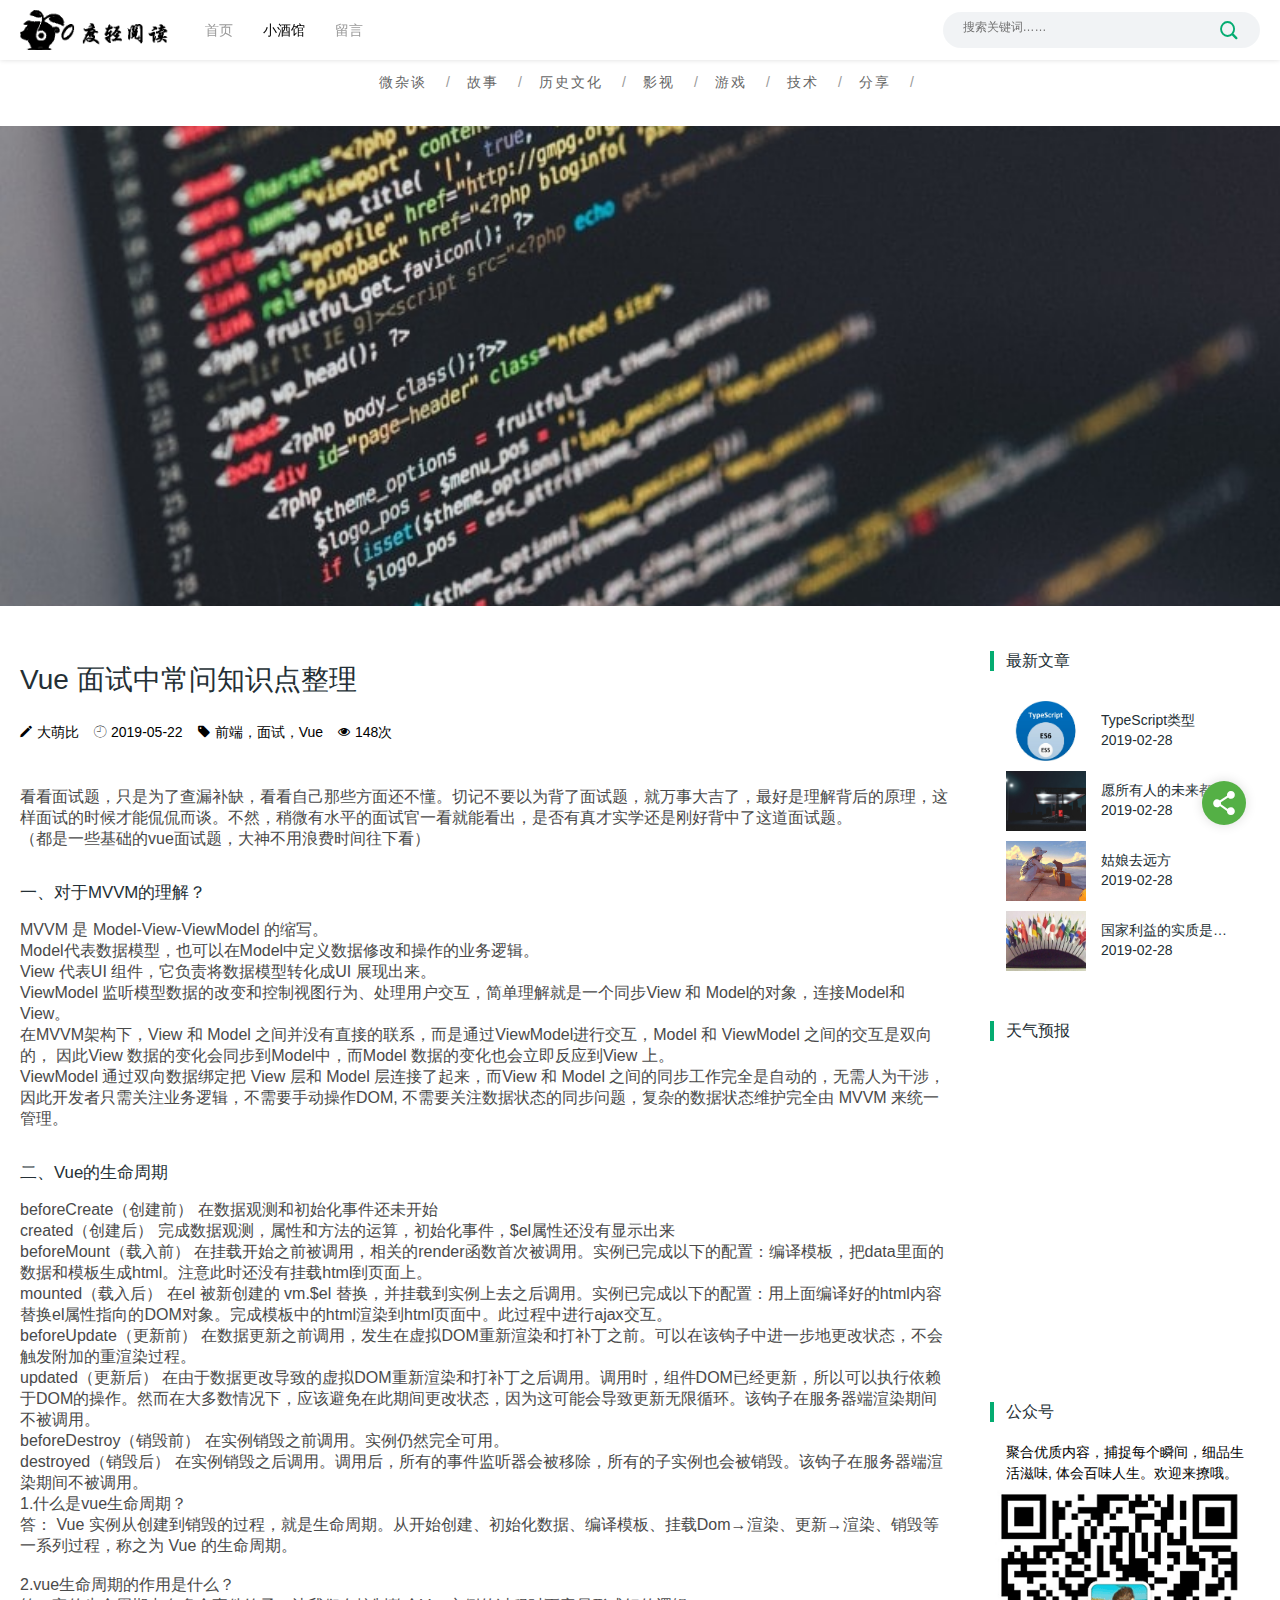
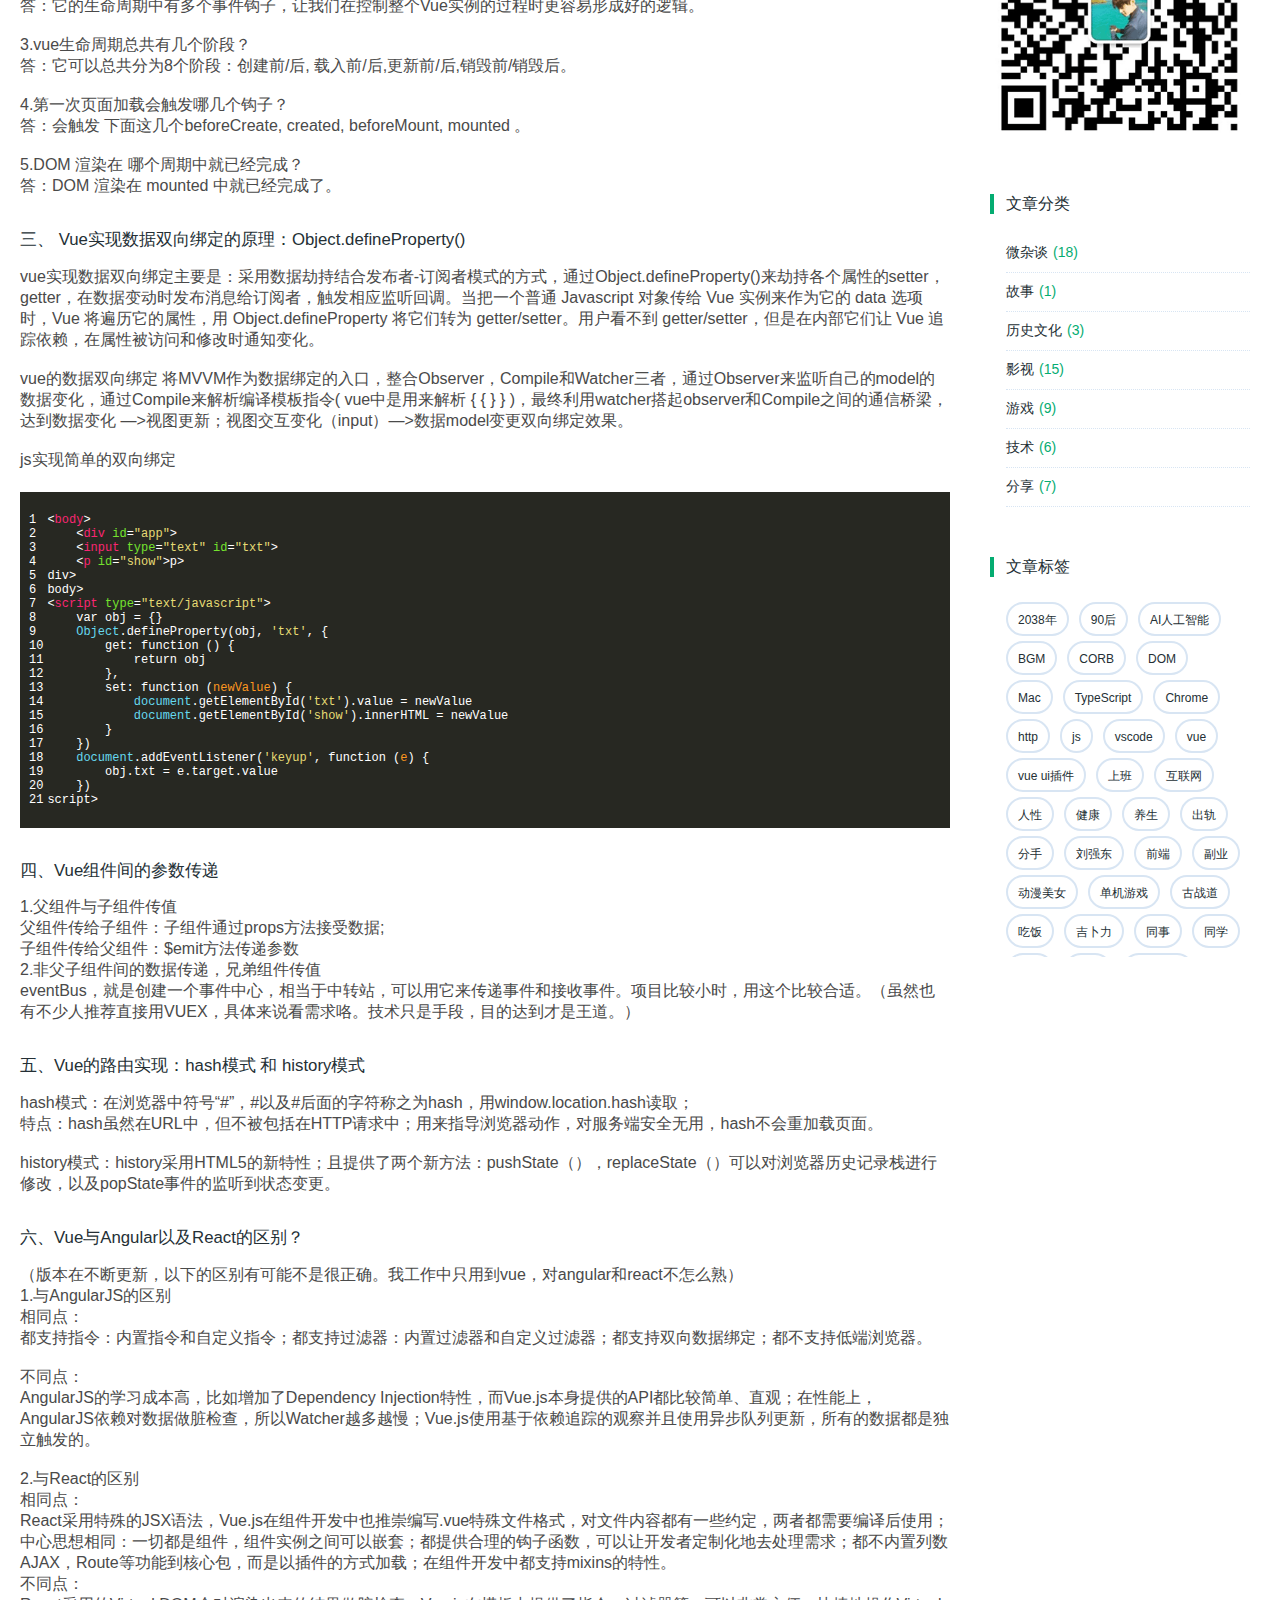
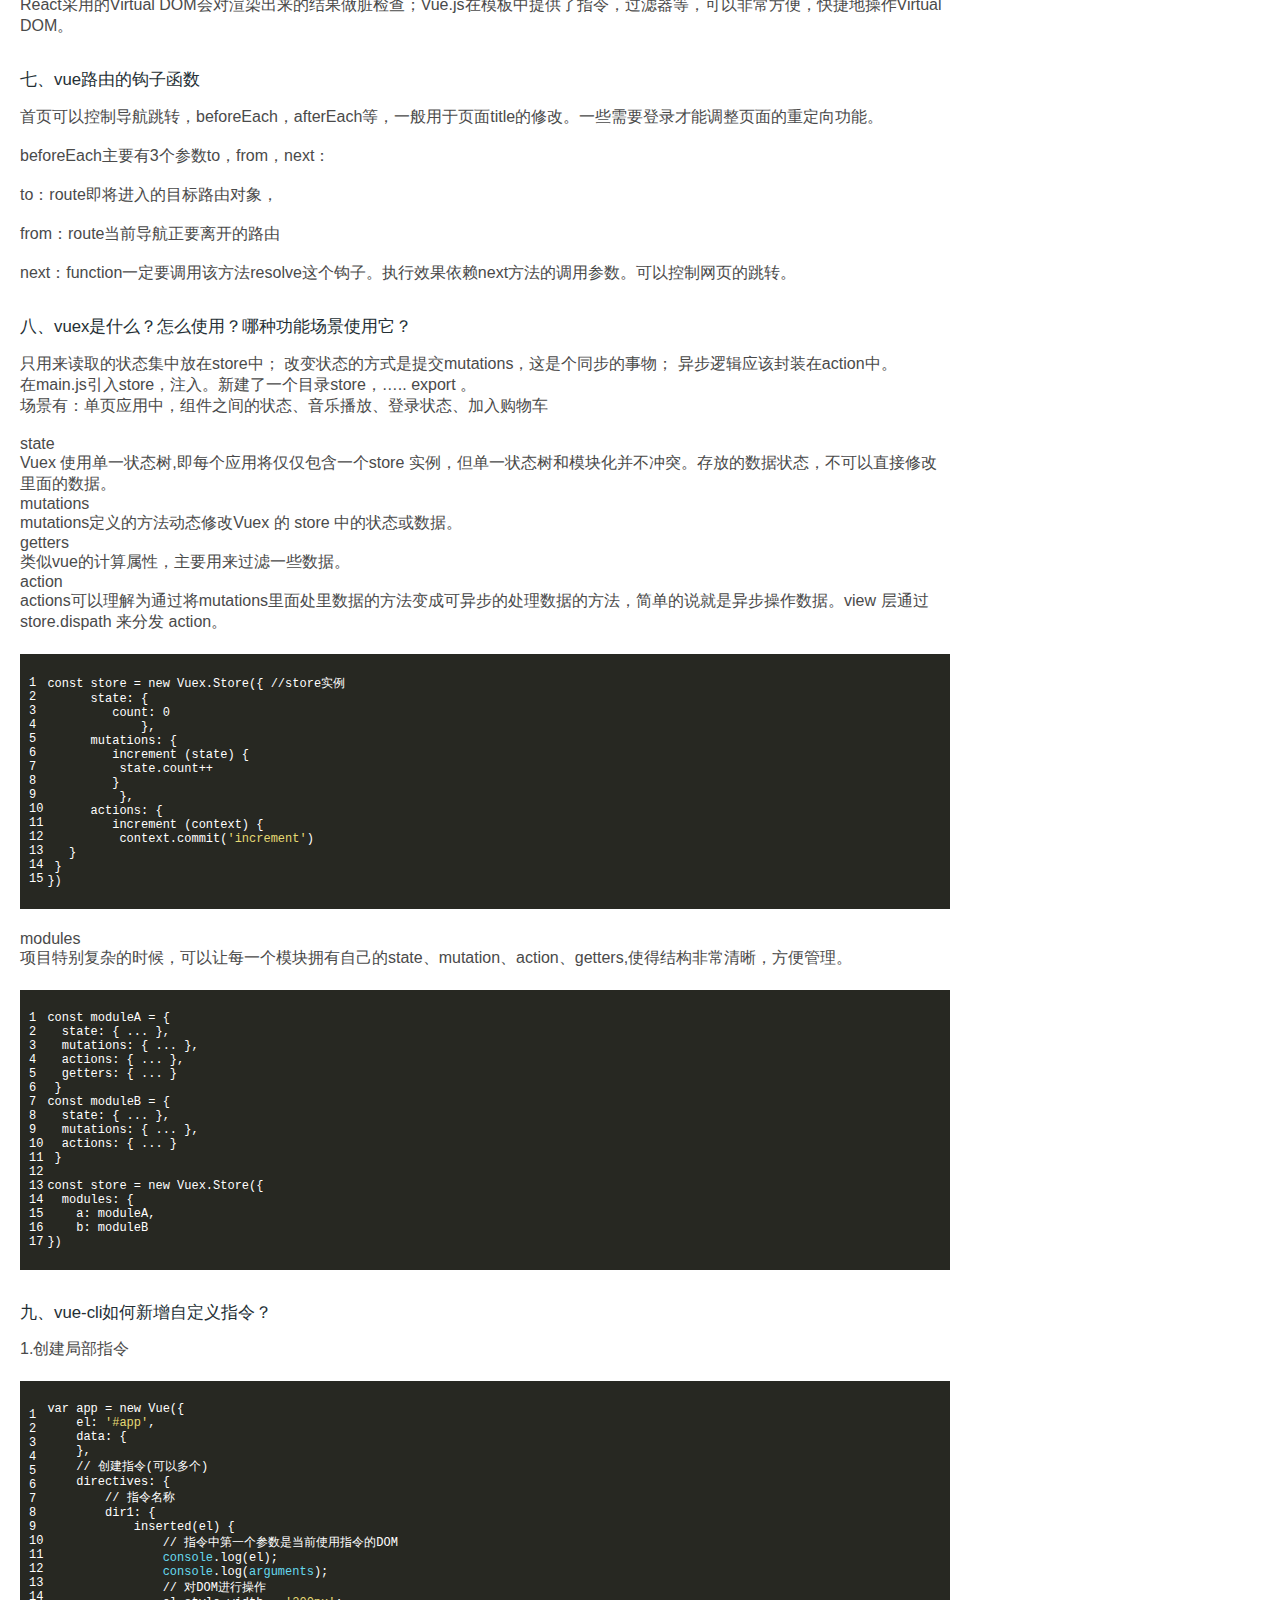
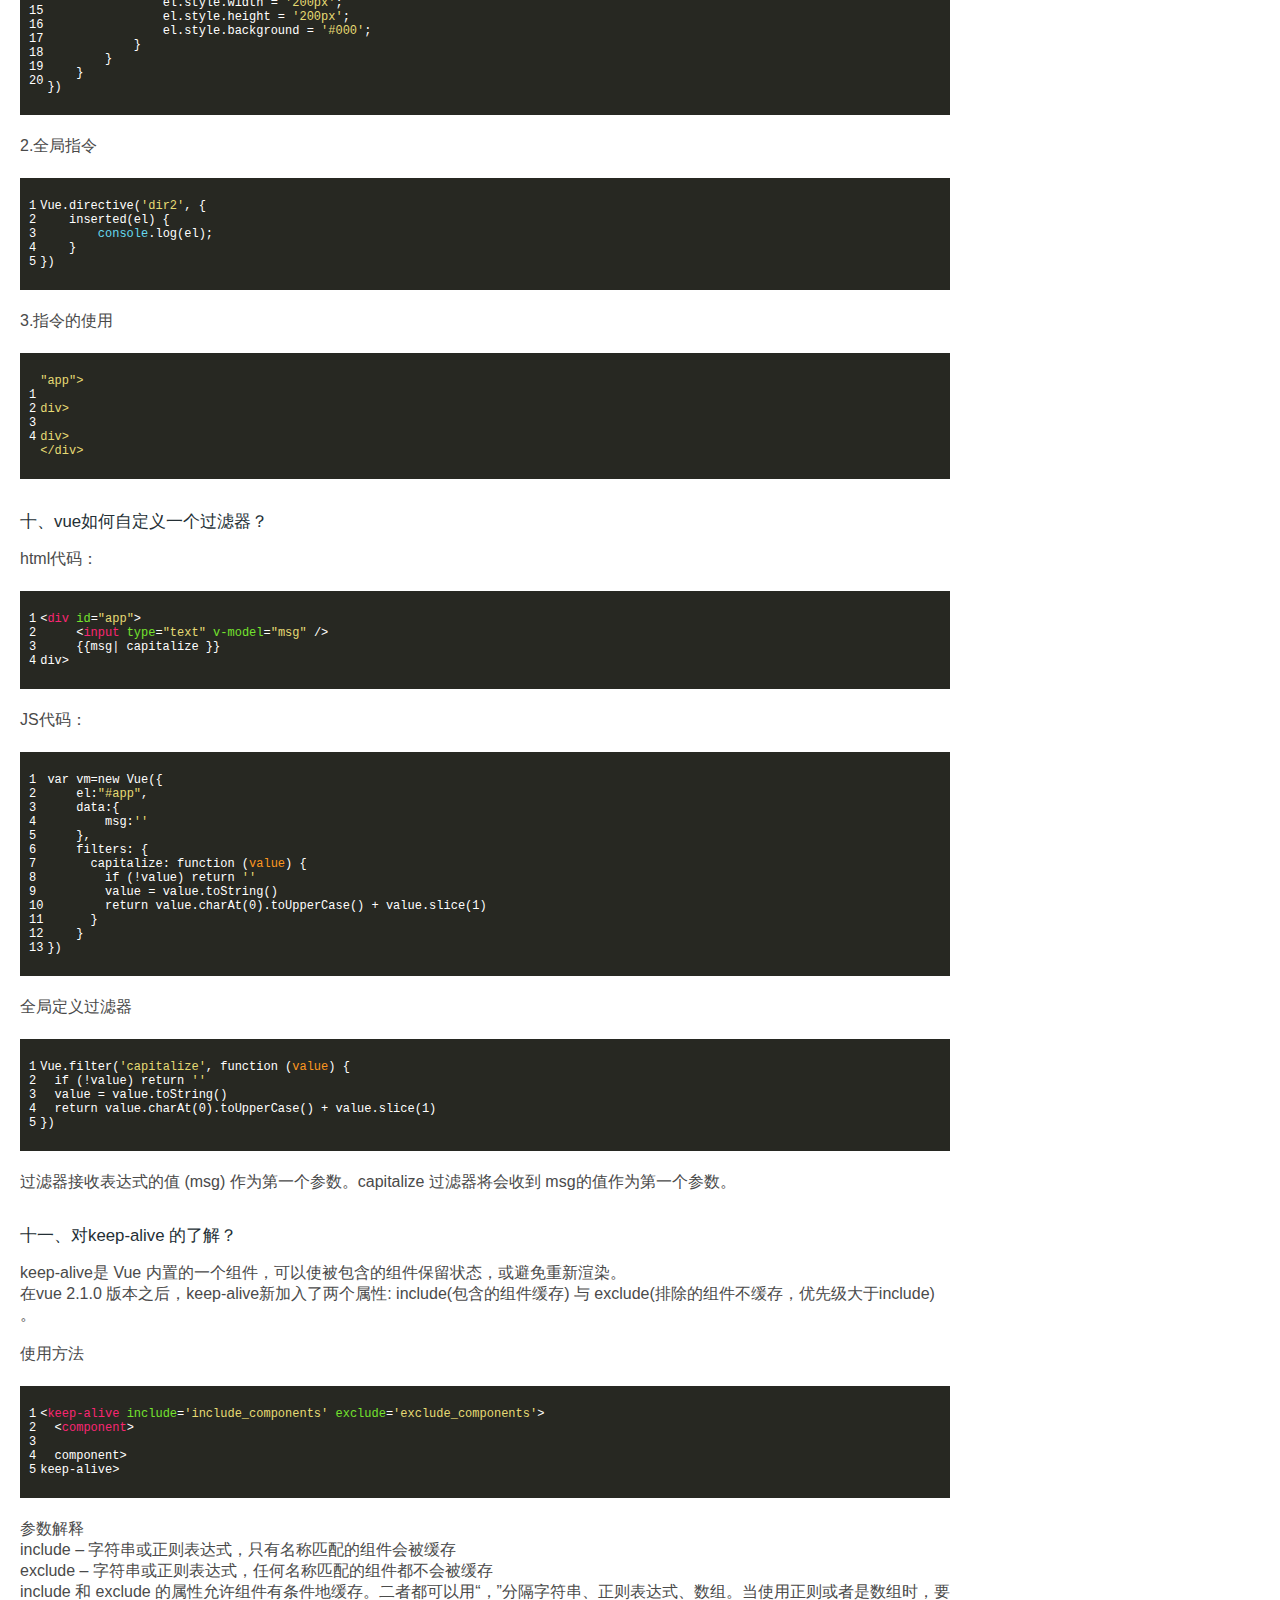
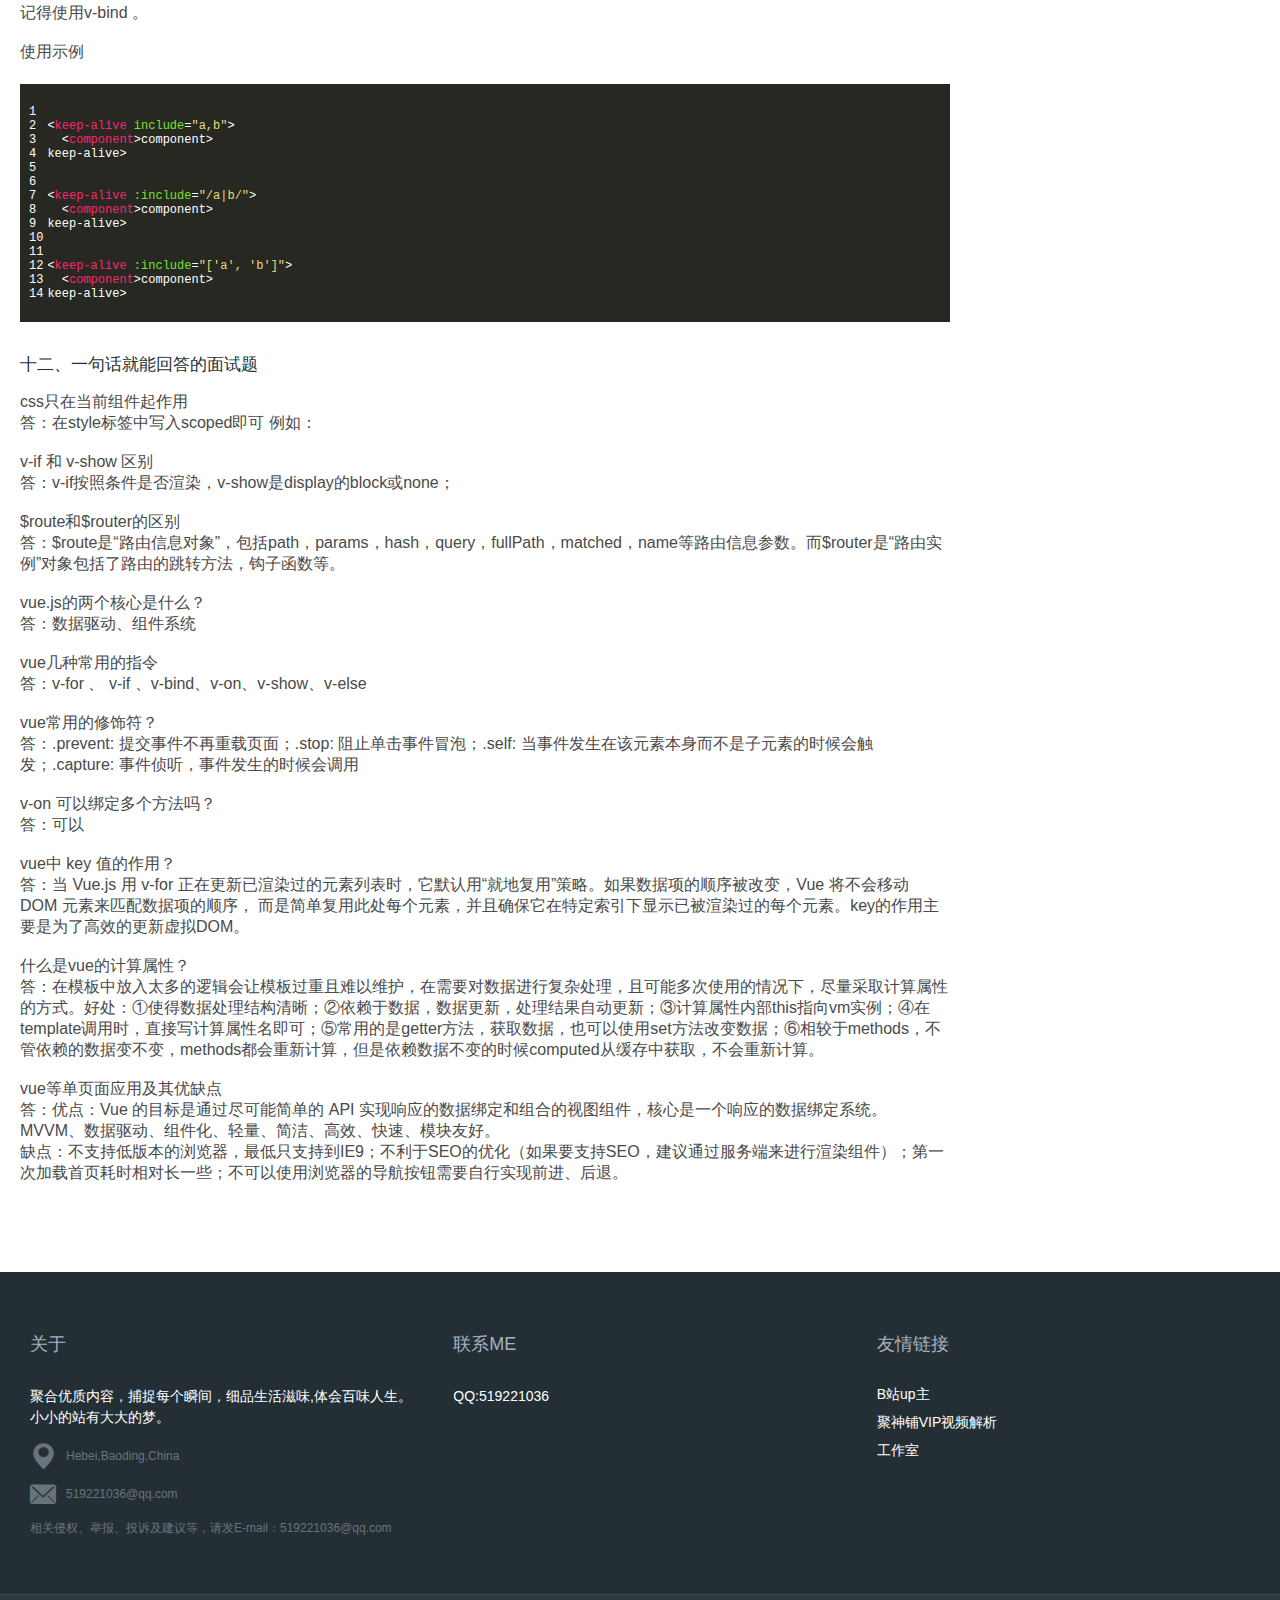
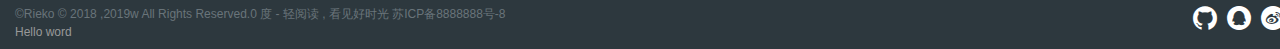
<file: read/warm1.html>
<!DOCTYPE html>
<html lang="en">
<head>
	<meta charset="UTF-8" />
	<title>0度轻阅读~属于你的专属阅读室</title>
	<link rel="stylesheet" href="./style/achre.css" />
	<link rel="stylesheet" href="./style/index1.css" />
	<link rel="stylesheet" href="./style/large1.css" />
	<link rel="stylesheet" href="./style/middle1.css" />
	<link rel="stylesheet" href="./style/swiper.min.css" />
	<link rel="stylesheet" href="./fonts/iconfont.css" />
	<link rel="icon" type="icon" href="./images/favicon.ico" sizes="32x32" />
	<meta id="viewport" name="viewport" content="width=device-width,minimum-scale=1,maximum-scale=1">
	<meta name="keywords" content="">
	<meta name="description" content="">
	<script src="./frame/jquery-3.3.1.min.js"></script>
	<script src="./frame/jquery-1.8.3.min.js"></script>
	<script src="./frame/swiper.min.js"></script>
	<script src="./frame/plug_common.js"></script>
	<style>
		.swiper-container {
			width: 100%;
			overflow: hidden;
			border-radius: 8px;
		}
		.swiper-slide a{
			display: block;
			background-position: center;
			width: 100%;
			overflow: hidden;
		}
		.swiper-slide {
			width: 100%;
			border-radius: 8px;
			overflow: hidden;
		}
	</style>
	<script>
		window.onload = window.onresize = function(){
			var view_width = document.getElementsByTagName('html')[0].getBoundingClientRect().width;

			var _html = document.getElementsByTagName('html')[0];
			view_width>640?_html.style.fontSize = 640 / 16 + 'px':_html.style.fontSize = view_width / 16 + 'px';
		}
	</script>
</head>
<body>
	<div class="header">
		<div class="wrap">
			<div class="wrapper">
				<div class="farm">
					<input type="text" placeholder="搜索关键词……" name="" />
					<a href="###" class="sou"><i class="iconfont">&#xe610;</i></a>
				</div>
				<div class="menu">
					<a href="###" class="menu_icon"><i class="iconfont">&#xe60e;</i></a>
				</div>
				<div class="head_tf">
					<h1 class="logo">
						<a href="index.html">
							<img src="./images/logo1.png" alt="" />
						</a>
					</h1>
					<ul class="nav_menu close_menu">
						<li><a href="index.html">首页</a></li>
						<li class="active"><a href="achre.html">小酒馆</a></li>
						<li><a href="about.html">留言</a></li>
					</ul>
				</div>
			</div>
		</div>
	</div>
	<div class="ww_nav">
		<ul class="www_nav">
			<li><a href="active.html">微杂谈</a></li>
			<li><a href="active.html">故事</a></li>
			<li><a href="active.html">历史文化</a></li>
			<li><a href="active.html">影视</a></li>
			<li><a href="active.html">游戏</a></li>
			<li><a href="active.html">技术</a></li>
			<li><a href="active.html">分享</a></li>
		</ul>
	</div>
	<div class="pos_cover">
		<img src="images/0pr56DZnUGLB.jpg" alt="" />
	</div>
	<div class="content_wrap clearfix">
		<div class="pag_content">
			<div class="pos_ui">
				<div class="header_info">
					<h1 class="info_titel">Vue 面试中常问知识点整理</h1>
					<div class="post_mark">
						<div class="mark">
							<i class="iconfont">&#xe603;</i>
							<a href="###">大萌比</a>
						</div>
						<div class="mark">
							<i class="iconfont">&#xe67e;</i>
							<a href="###">2019-05-22</a>
						</div>
						<div class="mark">
							<i class="iconfont">&#xe715;</i>
							<a href="###">前端，面试，Vue</a>
						</div>
						<div class="mark">
							<i class="iconfont">&#xe6a1;</i>
							<a href="###">148次</a>
						</div>
					</div>
				</div>
					<div class="pos_p">
						<p>看看面试题，只是为了查漏补缺，看看自己那些方面还不懂。切记不要以为背了面试题，就万事大吉了，最好是理解背后的原理，这样面试的时候才能侃侃而谈。不然，稍微有水平的面试官一看就能看出，是否有真才实学还是刚好背中了这道面试题。<br />（都是一些基础的vue面试题，大神不用浪费时间往下看）</p>
						<h5>一、对于MVVM的理解？</h5>
						 <p>MVVM 是 Model-View-ViewModel 的缩写。
                                <br>Model代表数据模型，也可以在Model中定义数据修改和操作的业务逻辑。
                                <br>View 代表UI 组件，它负责将数据模型转化成UI 展现出来。
                                <br>ViewModel 监听模型数据的改变和控制视图行为、处理用户交互，简单理解就是一个同步View 和 Model的对象，连接Model和View。
                                <br>在MVVM架构下，View 和 Model 之间并没有直接的联系，而是通过ViewModel进行交互，Model 和 ViewModel 之间的交互是双向的， 因此View 数据的变化会同步到Model中，而Model 数据的变化也会立即反应到View 上。
                                <br>ViewModel 通过双向数据绑定把 View 层和 Model 层连接了起来，而View 和 Model 之间的同步工作完全是自动的，无需人为干涉，因此开发者只需关注业务逻辑，不需要手动操作DOM, 不需要关注数据状态的同步问题，复杂的数据状态维护完全由 MVVM 来统一管理。</p>
                                <h5>二、Vue的生命周期</h5>
                                 <p>beforeCreate（创建前） 在数据观测和初始化事件还未开始
                                <br>created（创建后） 完成数据观测，属性和方法的运算，初始化事件，$el属性还没有显示出来
                                <br>beforeMount（载入前） 在挂载开始之前被调用，相关的render函数首次被调用。实例已完成以下的配置：编译模板，把data里面的数据和模板生成html。注意此时还没有挂载html到页面上。
                                <br>mounted（载入后） 在el 被新创建的 vm.$el 替换，并挂载到实例上去之后调用。实例已完成以下的配置：用上面编译好的html内容替换el属性指向的DOM对象。完成模板中的html渲染到html页面中。此过程中进行ajax交互。
                                <br>beforeUpdate（更新前） 在数据更新之前调用，发生在虚拟DOM重新渲染和打补丁之前。可以在该钩子中进一步地更改状态，不会触发附加的重渲染过程。
                                <br>updated（更新后） 在由于数据更改导致的虚拟DOM重新渲染和打补丁之后调用。调用时，组件DOM已经更新，所以可以执行依赖于DOM的操作。然而在大多数情况下，应该避免在此期间更改状态，因为这可能会导致更新无限循环。该钩子在服务器端渲染期间不被调用。
                                <br>beforeDestroy（销毁前） 在实例销毁之前调用。实例仍然完全可用。
                                <br>destroyed（销毁后） 在实例销毁之后调用。调用后，所有的事件监听器会被移除，所有的子实例也会被销毁。该钩子在服务器端渲染期间不被调用。
                                <br>1.什么是vue生命周期？
                                <br>答： Vue 实例从创建到销毁的过程，就是生命周期。从开始创建、初始化数据、编译模板、挂载Dom→渲染、更新→渲染、销毁等一系列过程，称之为 Vue 的生命周期。</p>
                            <p>2.vue生命周期的作用是什么？
                                <br>答：它的生命周期中有多个事件钩子，让我们在控制整个Vue实例的过程时更容易形成好的逻辑。</p>
                            <p>3.vue生命周期总共有几个阶段？
                                <br>答：它可以总共分为8个阶段：创建前/后, 载入前/后,更新前/后,销毁前/销毁后。</p>
                            <p>4.第一次页面加载会触发哪几个钩子？
                                <br>答：会触发 下面这几个beforeCreate, created, beforeMount, mounted 。</p>
                            <p>5.DOM 渲染在 哪个周期中就已经完成？
                                <br>答：DOM 渲染在 mounted 中就已经完成了。</p>
                                <h5>三、 Vue实现数据双向绑定的原理：Object.defineProperty()</h5>
                                 <p>vue实现数据双向绑定主要是：采用数据劫持结合发布者-订阅者模式的方式，通过Object.defineProperty()来劫持各个属性的setter，getter，在数据变动时发布消息给订阅者，触发相应监听回调。当把一个普通 Javascript 对象传给 Vue 实例来作为它的 data 选项时，Vue 将遍历它的属性，用 Object.defineProperty 将它们转为 getter/setter。用户看不到 getter/setter，但是在内部它们让 Vue 追踪依赖，在属性被访问和修改时通知变化。</p>
                            <p>vue的数据双向绑定 将MVVM作为数据绑定的入口，整合Observer，Compile和Watcher三者，通过Observer来监听自己的model的数据变化，通过Compile来解析编译模板指令( vue中是用来解析 { { } } )，最终利用watcher搭起observer和Compile之间的通信桥梁，达到数据变化 —>视图更新；视图交互变化（input）—>数据model变更双向绑定效果。</p>
                            <p>js实现简单的双向绑定
                                <br>
                                <figure class="highlight html">
                                    <table>
                                        <tr>
                                            <td class="gutter"><pre><span class="line">1</span><br><span class="line">2</span><br><span class="line">3</span><br><span class="line">4</span><br><span class="line">5</span><br><span class="line">6</span><br><span class="line">7</span><br><span class="line">8</span><br><span class="line">9</span><br><span class="line">10</span><br><span class="line">11</span><br><span class="line">12</span><br><span class="line">13</span><br><span class="line">14</span><br><span class="line">15</span><br><span class="line">16</span><br><span class="line">17</span><br><span class="line">18</span><br><span class="line">19</span><br><span class="line">20</span><br><span class="line">21</span><br></pre>
                                            </td>
                                            <td class="code"><pre><span class="line"><span class="tag"><<span class="name">body</span>></span></span><br><span class="line">    <span class="tag"><<span class="name">div</span> <span class="attr">id</span>=<span class="string">"app"</span>></span></span><br><span class="line">    <span class="tag"><<span class="name">input</span> <span class="attr">type</span>=<span class="string">"text"</span> <span class="attr">id</span>=<span class="string">"txt"</span>></span></span><br><span class="line">    <span class="tag"><<span class="name">p</span> <span class="attr">id</span>=<span class="string">"show"</span>></span><span class="tag"></<span class="name">p</span>></span></span><br><span class="line"><span class="tag"></<span class="name">div</span>></span></span><br><span class="line"><span class="tag"></<span class="name">body</span>></span></span><br><span class="line"><span class="tag"><<span class="name">script</span> <span class="attr">type</span>=<span class="string">"text/javascript"</span>></span><span class="undefined"></span></span><br><span class="line"><span class="javascript">    <span class="keyword">var</span> obj = {}</span></span><br><span class="line"><span class="javascript">    <span class="built_in">Object</span>.defineProperty(obj, <span class="string">'txt'</span>, {</span></span><br><span class="line"><span class="javascript">        get: <span class="function"><span class="keyword">function</span> (<span class="params"></span>) </span>{</span></span><br><span class="line"><span class="javascript">            <span class="keyword">return</span> obj</span></span><br><span class="line"><span class="undefined">        },</span></span><br><span class="line"><span class="javascript">        set: <span class="function"><span class="keyword">function</span> (<span class="params">newValue</span>) </span>{</span></span><br><span class="line"><span class="javascript">            <span class="built_in">document</span>.getElementById(<span class="string">'txt'</span>).value = newValue</span></span><br><span class="line"><span class="javascript">            <span class="built_in">document</span>.getElementById(<span class="string">'show'</span>).innerHTML = newValue</span></span><br><span class="line"><span class="undefined">        }</span></span><br><span class="line"><span class="undefined">    })</span></span><br><span class="line"><span class="javascript">    <span class="built_in">document</span>.addEventListener(<span class="string">'keyup'</span>, <span class="function"><span class="keyword">function</span> (<span class="params">e</span>) </span>{</span></span><br><span class="line"><span class="undefined">        obj.txt = e.target.value</span></span><br><span class="line"><span class="undefined">    })</span></span><br><span class="line"><span class="undefined"></span><span class="tag"></<span class="name">script</span>></span></span><br></pre>
                                            </td>
                                        </tr>
                                    </table>
                                </figure>
                            </p>
							<h5 >四、Vue组件间的参数传递</h5>
                            <p>1.父组件与子组件传值
                                <br>父组件传给子组件：子组件通过props方法接受数据;
                                <br>子组件传给父组件：$emit方法传递参数
                                <br>2.非父子组件间的数据传递，兄弟组件传值
                                <br>eventBus，就是创建一个事件中心，相当于中转站，可以用它来传递事件和接收事件。项目比较小时，用这个比较合适。（虽然也有不少人推荐直接用VUEX，具体来说看需求咯。技术只是手段，目的达到才是王道。）</p>
<h5 >五、Vue的路由实现：hash模式 和 history模式</h5>
                            <p>hash模式：在浏览器中符号“#”，#以及#后面的字符称之为hash，用window.location.hash读取；
                                <br>特点：hash虽然在URL中，但不被包括在HTTP请求中；用来指导浏览器动作，对服务端安全无用，hash不会重加载页面。</p>
                            <p>history模式：history采用HTML5的新特性；且提供了两个新方法：pushState（），replaceState（）可以对浏览器历史记录栈进行修改，以及popState事件的监听到状态变更。</p>
                            
<h5 >六、Vue与Angular以及React的区别？</h5>
                            <p>（版本在不断更新，以下的区别有可能不是很正确。我工作中只用到vue，对angular和react不怎么熟）
                                <br>1.与AngularJS的区别
                                <br>相同点：
                                <br>都支持指令：内置指令和自定义指令；都支持过滤器：内置过滤器和自定义过滤器；都支持双向数据绑定；都不支持低端浏览器。</p>
                            <p>不同点：
                                <br>AngularJS的学习成本高，比如增加了Dependency Injection特性，而Vue.js本身提供的API都比较简单、直观；在性能上，AngularJS依赖对数据做脏检查，所以Watcher越多越慢；Vue.js使用基于依赖追踪的观察并且使用异步队列更新，所有的数据都是独立触发的。</p>
                            <p>2.与React的区别
                                <br>相同点：
                                <br>React采用特殊的JSX语法，Vue.js在组件开发中也推崇编写.vue特殊文件格式，对文件内容都有一些约定，两者都需要编译后使用；中心思想相同：一切都是组件，组件实例之间可以嵌套；都提供合理的钩子函数，可以让开发者定制化地去处理需求；都不内置列数AJAX，Route等功能到核心包，而是以插件的方式加载；在组件开发中都支持mixins的特性。
                                <br>不同点：
                                <br>React采用的Virtual DOM会对渲染出来的结果做脏检查；Vue.js在模板中提供了指令，过滤器等，可以非常方便，快捷地操作Virtual DOM。</p>
                            
<h5>七、vue路由的钩子函数</h5>
                            <p>首页可以控制导航跳转，beforeEach，afterEach等，一般用于页面title的修改。一些需要登录才能调整页面的重定向功能。</p>
                            <p>beforeEach主要有3个参数to，from，next：</p>
                            <p>to：route即将进入的目标路由对象，</p>
                            <p>from：route当前导航正要离开的路由</p>
                            <p>next：function一定要调用该方法resolve这个钩子。执行效果依赖next方法的调用参数。可以控制网页的跳转。</p>
                            
<h5>八、vuex是什么？怎么使用？哪种功能场景使用它？</h5>
                            <p>只用来读取的状态集中放在store中； 改变状态的方式是提交mutations，这是个同步的事物； 异步逻辑应该封装在action中。
                                <br>在main.js引入store，注入。新建了一个目录store，….. export 。
                                <br>场景有：单页应用中，组件之间的状态、音乐播放、登录状态、加入购物车</p>
                            <p>state
                                <br>Vuex 使用单一状态树,即每个应用将仅仅包含一个store 实例，但单一状态树和模块化并不冲突。存放的数据状态，不可以直接修改里面的数据。
                                <br>mutations
                                <br>mutations定义的方法动态修改Vuex 的 store 中的状态或数据。
                                <br>getters
                                <br>类似vue的计算属性，主要用来过滤一些数据。
                                <br>action
                                <br>actions可以理解为通过将mutations里面处里数据的方法变成可异步的处理数据的方法，简单的说就是异步操作数据。view 层通过 store.dispath 来分发 action。
                                <br>
                                <figure class="highlight javascript">
                                    <table>
                                        <tr>
                                            <td class="gutter"><pre><span class="line">1</span><br><span class="line">2</span><br><span class="line">3</span><br><span class="line">4</span><br><span class="line">5</span><br><span class="line">6</span><br><span class="line">7</span><br><span class="line">8</span><br><span class="line">9</span><br><span class="line">10</span><br><span class="line">11</span><br><span class="line">12</span><br><span class="line">13</span><br><span class="line">14</span><br><span class="line">15</span><br></pre>
                                            </td>
                                            <td class="code"><pre><span class="line"><span class="keyword">const</span> store = <span class="keyword">new</span> Vuex.Store({ <span class="comment">//store实例</span></span><br><span class="line">      state: {</span><br><span class="line">         count: <span class="number">0</span></span><br><span class="line">             },</span><br><span class="line">      mutations: {                </span><br><span class="line">         increment (state) {</span><br><span class="line">          state.count++</span><br><span class="line">         }</span><br><span class="line">          },</span><br><span class="line">      actions: { </span><br><span class="line">         increment (context) {</span><br><span class="line">          context.commit(<span class="string">'increment'</span>)</span><br><span class="line">   }</span><br><span class="line"> }</span><br><span class="line">})</span><br></pre>
                                            </td>
                                        </tr>
                                    </table>
                                </figure>
                            </p>
                            <p>modules
                                <br>项目特别复杂的时候，可以让每一个模块拥有自己的state、mutation、action、getters,使得结构非常清晰，方便管理。
                                <br>
                                <figure class="highlight javascript">
                                    <table>
                                        <tr>
                                            <td class="gutter"><pre><span class="line">1</span><br><span class="line">2</span><br><span class="line">3</span><br><span class="line">4</span><br><span class="line">5</span><br><span class="line">6</span><br><span class="line">7</span><br><span class="line">8</span><br><span class="line">9</span><br><span class="line">10</span><br><span class="line">11</span><br><span class="line">12</span><br><span class="line">13</span><br><span class="line">14</span><br><span class="line">15</span><br><span class="line">16</span><br><span class="line">17</span><br></pre>
                                            </td>
                                            <td class="code"><pre><span class="line"><span class="keyword">const</span> moduleA = {</span><br><span class="line">  state: { ... },</span><br><span class="line">  mutations: { ... },</span><br><span class="line">  actions: { ... },</span><br><span class="line">  getters: { ... }</span><br><span class="line"> }</span><br><span class="line"><span class="keyword">const</span> moduleB = {</span><br><span class="line">  state: { ... },</span><br><span class="line">  mutations: { ... },</span><br><span class="line">  actions: { ... }</span><br><span class="line"> }</span><br><span class="line"> </span><br><span class="line"><span class="keyword">const</span> store = <span class="keyword">new</span> Vuex.Store({</span><br><span class="line">  modules: {</span><br><span class="line">    a: moduleA,</span><br><span class="line">    b: moduleB</span><br><span class="line">})</span><br></pre>
                                            </td>
                                        </tr>
                                    </table>
                                </figure>
                            </p>
                            
<h5>九、vue-cli如何新增自定义指令？</h5>
                            <p>1.创建局部指令
                                <br>
                                <figure class="highlight javascript">
                                    <table>
                                        <tr>
                                            <td class="gutter"><pre><span class="line">1</span><br><span class="line">2</span><br><span class="line">3</span><br><span class="line">4</span><br><span class="line">5</span><br><span class="line">6</span><br><span class="line">7</span><br><span class="line">8</span><br><span class="line">9</span><br><span class="line">10</span><br><span class="line">11</span><br><span class="line">12</span><br><span class="line">13</span><br><span class="line">14</span><br><span class="line">15</span><br><span class="line">16</span><br><span class="line">17</span><br><span class="line">18</span><br><span class="line">19</span><br><span class="line">20</span><br></pre>
                                            </td>
                                            <td class="code"><pre><span class="line"><span class="keyword">var</span> app = <span class="keyword">new</span> Vue({</span><br><span class="line">    el: <span class="string">'#app'</span>,</span><br><span class="line">    data: {    </span><br><span class="line">    },</span><br><span class="line">    <span class="comment">// 创建指令(可以多个)</span></span><br><span class="line">    directives: {</span><br><span class="line">        <span class="comment">// 指令名称</span></span><br><span class="line">        dir1: {</span><br><span class="line">            inserted(el) {</span><br><span class="line">                <span class="comment">// 指令中第一个参数是当前使用指令的DOM</span></span><br><span class="line">                <span class="built_in">console</span>.log(el);</span><br><span class="line">                <span class="built_in">console</span>.log(<span class="built_in">arguments</span>);</span><br><span class="line">                <span class="comment">// 对DOM进行操作</span></span><br><span class="line">                el.style.width = <span class="string">'200px'</span>;</span><br><span class="line">                el.style.height = <span class="string">'200px'</span>;</span><br><span class="line">                el.style.background = <span class="string">'#000'</span>;</span><br><span class="line">            }</span><br><span class="line">        }</span><br><span class="line">    }</span><br><span class="line">})</span><br></pre>
                                            </td>
                                        </tr>
                                    </table>
                                </figure>
                            </p>
                            <p>2.全局指令
                                <br>
                                <figure class="highlight javascript">
                                    <table>
                                        <tr>
                                            <td class="gutter"><pre><span class="line">1</span><br><span class="line">2</span><br><span class="line">3</span><br><span class="line">4</span><br><span class="line">5</span><br></pre>
                                            </td>
                                            <td class="code"><pre><span class="line">Vue.directive(<span class="string">'dir2'</span>, {</span><br><span class="line">    inserted(el) {</span><br><span class="line">        <span class="built_in">console</span>.log(el);</span><br><span class="line">    }</span><br><span class="line">})</span><br></pre>
                                            </td>
                                        </tr>
                                    </table>
                                </figure>
                            </p>
                            <p>3.指令的使用
                                <br>
                                <figure class="highlight javascript">
                                    <table>
                                        <tr>
                                            <td class="gutter"><pre><span class="line">1</span><br><span class="line">2</span><br><span class="line">3</span><br><span class="line">4</span><br></pre>
                                            </td>
                                            <td class="code"><pre><span class="line"><div id=<span class="string">"app"</span>></span><br><span class="line">    <div v-dir1><span class="xml"><span class="tag"></<span class="name">div</span>></span></span></span><br><span class="line">    <div v-dir2><span class="xml"><span class="tag"></<span class="name">div</span>></span></span></span><br><span class="line"><<span class="regexp">/div></span></span><br></pre>
                                            </td>
                                        </tr>
                                    </table>
                                </figure>
                            </p>
                            
<h5>十、vue如何自定义一个过滤器？</h5>
                            <p>html代码：
                                <br>
                                <figure class="highlight html">
                                    <table>
                                        <tr>
                                            <td class="gutter"><pre><span class="line">1</span><br><span class="line">2</span><br><span class="line">3</span><br><span class="line">4</span><br></pre>
                                            </td>
                                            <td class="code"><pre><span class="line"><span class="tag"><<span class="name">div</span> <span class="attr">id</span>=<span class="string">"app"</span>></span></span><br><span class="line">     <span class="tag"><<span class="name">input</span> <span class="attr">type</span>=<span class="string">"text"</span> <span class="attr">v-model</span>=<span class="string">"msg"</span> /></span></span><br><span class="line">     {{msg| capitalize }}</span><br><span class="line"><span class="tag"></<span class="name">div</span>></span></span><br></pre>
                                            </td>
                                        </tr>
                                    </table>
                                </figure>
                            </p>
                            <p>JS代码：
                                <br>
                                <figure class="highlight javascript">
                                    <table>
                                        <tr>
                                            <td class="gutter"><pre><span class="line">1</span><br><span class="line">2</span><br><span class="line">3</span><br><span class="line">4</span><br><span class="line">5</span><br><span class="line">6</span><br><span class="line">7</span><br><span class="line">8</span><br><span class="line">9</span><br><span class="line">10</span><br><span class="line">11</span><br><span class="line">12</span><br><span class="line">13</span><br></pre>
                                            </td>
                                            <td class="code"><pre><span class="line"><span class="keyword">var</span> vm=<span class="keyword">new</span> Vue({</span><br><span class="line">    el:<span class="string">"#app"</span>,</span><br><span class="line">    data:{</span><br><span class="line">        msg:<span class="string">''</span></span><br><span class="line">    },</span><br><span class="line">    filters: {</span><br><span class="line">      capitalize: <span class="function"><span class="keyword">function</span> (<span class="params">value</span>) </span>{</span><br><span class="line">        <span class="keyword">if</span> (!value) <span class="keyword">return</span> <span class="string">''</span></span><br><span class="line">        value = value.toString()</span><br><span class="line">        <span class="keyword">return</span> value.charAt(<span class="number">0</span>).toUpperCase() + value.slice(<span class="number">1</span>)</span><br><span class="line">      }</span><br><span class="line">    }</span><br><span class="line">})</span><br></pre>
                                            </td>
                                        </tr>
                                    </table>
                                </figure>
                            </p>
                            <p>全局定义过滤器
                                <br>
                                <figure class="highlight javascript">
                                    <table>
                                        <tr>
                                            <td class="gutter"><pre><span class="line">1</span><br><span class="line">2</span><br><span class="line">3</span><br><span class="line">4</span><br><span class="line">5</span><br></pre>
                                            </td>
                                            <td class="code"><pre><span class="line">Vue.filter(<span class="string">'capitalize'</span>, <span class="function"><span class="keyword">function</span> (<span class="params">value</span>) </span>{</span><br><span class="line">  <span class="keyword">if</span> (!value) <span class="keyword">return</span> <span class="string">''</span></span><br><span class="line">  value = value.toString()</span><br><span class="line">  <span class="keyword">return</span> value.charAt(<span class="number">0</span>).toUpperCase() + value.slice(<span class="number">1</span>)</span><br><span class="line">})</span><br></pre>
                                            </td>
                                        </tr>
                                    </table>
                                </figure>
                            </p>
                            <p>过滤器接收表达式的值 (msg) 作为第一个参数。capitalize 过滤器将会收到 msg的值作为第一个参数。</p>
                            
<h5>十一、对keep-alive 的了解？</h5>
                            <p>keep-alive是 Vue 内置的一个组件，可以使被包含的组件保留状态，或避免重新渲染。
                                <br>在vue 2.1.0 版本之后，keep-alive新加入了两个属性: include(包含的组件缓存) 与 exclude(排除的组件不缓存，优先级大于include) 。</p>
                            <p>使用方法
                                <br>
                                <figure class="highlight html">
                                    <table>
                                        <tr>
                                            <td class="gutter"><pre><span class="line">1</span><br><span class="line">2</span><br><span class="line">3</span><br><span class="line">4</span><br><span class="line">5</span><br></pre>
                                            </td>
                                            <td class="code"><pre><span class="line"><span class="tag"><<span class="name">keep-alive</span> <span class="attr">include</span>=<span class="string">'include_components'</span> <span class="attr">exclude</span>=<span class="string">'exclude_components'</span>></span></span><br><span class="line">  <span class="tag"><<span class="name">component</span>></span></span><br><span class="line">    <span class="comment"><!-- 该组件是否缓存取决于include和exclude属性 --></span></span><br><span class="line">  <span class="tag"></<span class="name">component</span>></span></span><br><span class="line"><span class="tag"></<span class="name">keep-alive</span>></span></span><br></pre>
                                            </td>
                                        </tr>
                                    </table>
                                </figure>
                            </p>
                            <p>参数解释
                                <br>include – 字符串或正则表达式，只有名称匹配的组件会被缓存
                                <br>exclude – 字符串或正则表达式，任何名称匹配的组件都不会被缓存
                                <br>include 和 exclude 的属性允许组件有条件地缓存。二者都可以用“，”分隔字符串、正则表达式、数组。当使用正则或者是数组时，要记得使用v-bind 。</p>
                            <p>使用示例
                                <br>
                                <figure class="highlight html">
                                    <table>
                                        <tr>
                                            <td class="gutter"><pre><span class="line">1</span><br><span class="line">2</span><br><span class="line">3</span><br><span class="line">4</span><br><span class="line">5</span><br><span class="line">6</span><br><span class="line">7</span><br><span class="line">8</span><br><span class="line">9</span><br><span class="line">10</span><br><span class="line">11</span><br><span class="line">12</span><br><span class="line">13</span><br><span class="line">14</span><br></pre>
                                            </td>
                                            <td class="code"><pre><span class="line"><span class="comment"><!-- 逗号分隔字符串，只有组件a与b被缓存。 --></span></span><br><span class="line"><span class="tag"><<span class="name">keep-alive</span> <span class="attr">include</span>=<span class="string">"a,b"</span>></span></span><br><span class="line">  <span class="tag"><<span class="name">component</span>></span><span class="tag"></<span class="name">component</span>></span></span><br><span class="line"><span class="tag"></<span class="name">keep-alive</span>></span></span><br><span class="line"> </span><br><span class="line"><span class="comment"><!-- 正则表达式 (需要使用 v-bind，符合匹配规则的都会被缓存) --></span></span><br><span class="line"><span class="tag"><<span class="name">keep-alive</span> <span class="attr">:include</span>=<span class="string">"/a|b/"</span>></span></span><br><span class="line">  <span class="tag"><<span class="name">component</span>></span><span class="tag"></<span class="name">component</span>></span></span><br><span class="line"><span class="tag"></<span class="name">keep-alive</span>></span></span><br><span class="line"> </span><br><span class="line"><span class="comment"><!-- Array (需要使用 v-bind，被包含的都会被缓存) --></span></span><br><span class="line"><span class="tag"><<span class="name">keep-alive</span> <span class="attr">:include</span>=<span class="string">"['a', 'b']"</span>></span></span><br><span class="line">  <span class="tag"><<span class="name">component</span>></span><span class="tag"></<span class="name">component</span>></span></span><br><span class="line"><span class="tag"></<span class="name">keep-alive</span>></span></span><br></pre>
                                            </td>
                                        </tr>
                                    </table>
                                </figure>
                            </p>
                            
<h5>十二、一句话就能回答的面试题</h5>
                            <ol>
                                <li>
                                    <p>css只在当前组件起作用
                                        <br>答：在style标签中写入scoped即可 例如：
                                        <style scoped></style>
                                    </p>
                                </li>
                                <li>
                                    <p>v-if 和 v-show 区别
                                        <br>答：v-if按照条件是否渲染，v-show是display的block或none；</p>
                                </li>
                                <li>
                                    <p>$route和$router的区别
                                        <br>答：$route是“路由信息对象”，包括path，params，hash，query，fullPath，matched，name等路由信息参数。而$router是“路由实例”对象包括了路由的跳转方法，钩子函数等。</p>
                                </li>
                                <li>
                                    <p>vue.js的两个核心是什么？
                                        <br>答：数据驱动、组件系统</p>
                                </li>
                                <li>
                                    <p>vue几种常用的指令
                                        <br>答：v-for 、 v-if 、v-bind、v-on、v-show、v-else</p>
                                </li>
                                <li>
                                    <p>vue常用的修饰符？
                                        <br>答：.prevent: 提交事件不再重载页面；.stop: 阻止单击事件冒泡；.self: 当事件发生在该元素本身而不是子元素的时候会触发；.capture: 事件侦听，事件发生的时候会调用</p>
                                </li>
                                <li>
                                    <p>v-on 可以绑定多个方法吗？
                                        <br>答：可以</p>
                                </li>
                                <li>
                                    <p>vue中 key 值的作用？
                                        <br>答：当 Vue.js 用 v-for 正在更新已渲染过的元素列表时，它默认用“就地复用”策略。如果数据项的顺序被改变，Vue 将不会移动 DOM 元素来匹配数据项的顺序， 而是简单复用此处每个元素，并且确保它在特定索引下显示已被渲染过的每个元素。key的作用主要是为了高效的更新虚拟DOM。</p>
                                </li>
                                <li>
                                    <p>什么是vue的计算属性？
                                        <br>答：在模板中放入太多的逻辑会让模板过重且难以维护，在需要对数据进行复杂处理，且可能多次使用的情况下，尽量采取计算属性的方式。好处：①使得数据处理结构清晰；②依赖于数据，数据更新，处理结果自动更新；③计算属性内部this指向vm实例；④在template调用时，直接写计算属性名即可；⑤常用的是getter方法，获取数据，也可以使用set方法改变数据；⑥相较于methods，不管依赖的数据变不变，methods都会重新计算，但是依赖数据不变的时候computed从缓存中获取，不会重新计算。</p>
                                </li>
                                <li>
                                    <p>vue等单页面应用及其优缺点
                                        <br>答：优点：Vue 的目标是通过尽可能简单的 API 实现响应的数据绑定和组合的视图组件，核心是一个响应的数据绑定系统。MVVM、数据驱动、组件化、轻量、简洁、高效、快速、模块友好。
                                        <br>缺点：不支持低版本的浏览器，最低只支持到IE9；不利于SEO的优化（如果要支持SEO，建议通过服务端来进行渲染组件）；第一次加载首页耗时相对长一些；不可以使用浏览器的导航按钮需要自行实现前进、后退。</p>
                                </li>
                            </ol>


					</div>
			</div>
		</div>
		<div class="tag_content">
			<div class="sidebar_block">
				<div class="block_title">
					最新文章
				</div>
				<ul class="block_list">
					<li class="list_items">
						<a href="###">
							<div class="item_cover">
								<img src="images/v2-4ece8505e20d992ad2564a07ead237e9_1200x500.jpg" alt="" />
							</div>
							<span class="item_info">
								<h3 class="iit">TypeScript类型</h3>
								<span class="item-form">2019-02-28</span>
							</span>
						</a>
					</li>
					<li class="list_items">
						<a href="###">
							<div class="item_cover">
								<img src="images/trey-trimble-by-trey-trimble-synth-retrowave-synthwave-new-r.jpg" alt="" />
							</div>
							<span class="item_info">
								<h3 class="iit">愿所有人的未来都温暖</h3>
								<span class="item-form">2019-02-28</span>
							</span>
						</a>
					</li>
					<li class="list_items">
						<a href="###">
							<div class="item_cover">
								<img src="images/away1.jpg" alt="" />
							</div>
							<span class="item_info">
								<h3 class="iit">姑娘去远方</h3>
								<span class="item-form">2019-02-28</span>
							</span>
						</a>
					</li>
					<li class="list_items">
						<a href="###">
							<div class="item_cover">
								<img src="images/a13f088ad623258235f2058a7337515b_1200x500.jpg" alt="" />
							</div>
							<span class="item_info">
								<h3 class="iit">国家利益的实质是什么？</h3>
								<span class="item-form">2019-02-28</span>
							</span>
						</a>
					</li>
				</ul>
			</div>
			<div class="sidebar_block" style="margin-top: 20px;">
				<div class="block_title">
					天气预报
				</div>
				<div class="block_list">
					<iframe allowtransparency="true" style="margin: 0 auto;" frameborder="0" width="200" height="278" scrolling="no" src="http://tianqi.eastday.com/plugin/widget_v1.html?sc=2&z=1&t=1&v=1&d=3&bd=0&k=&f=&q=1&a=1&c=60099&w=200&h=278&align=center"></iframe>
				</div>
			</div>
			<div class="sidebar_block" style="margin-top: 20px;">
				<div class="block_title">
					公众号
				</div>
				<p class="block_te">
					聚合优质内容，捕捉每个瞬间，细品生活滋味,
					体会百味人生。欢迎来撩哦。
				</p>
				<div class="w_zhang">
					<img src="images/for.png" alt="" />
				</div>
			</div>
			<div class="sidebar_block" style="margin-top: 20px;">
				<div class="block_title">
					文章分类
				</div>
				<ul class="block_list">
					<li class="list_item"><a href="###">微杂谈</a><span>(18)</span></li>
					<li class="list_item"><a href="###">故事</a><span>(1)</span></li>
					<li class="list_item"><a href="###">历史文化</a><span>(3)</span></li>
					<li class="list_item"><a href="###">影视</a><span>(15)</span></li>
					<li class="list_item"><a href="###">游戏</a><span>(9)</span></li>
					<li class="list_item"><a href="###">技术</a><span>(6)</span></li>
					<li class="list_item"><a href="###">分享</a><span>(7)</span></li>
				</ul>
			</div>
			<div class="sidebar_block" style="margin-top: 20px;">
				<div class="block_title">
					文章标签
				</div>
				<ul class="tag_list">
					<li class="tag_items"><a href="###">2038年</a></li>
					<li class="tag_items"><a href="###">90后</a></li>
					<li class="tag_items"><a href="###">AI人工智能</a></li>
					<li class="tag_items"><a href="###">BGM</a></li>
					<li class="tag_items"><a href="###">CORB</a></li>
					<li class="tag_items"><a href="###">DOM</a></li>
					<li class="tag_items"><a href="###">Mac</a></li>
					<li class="tag_items"><a href="###">TypeScript</a></li>
					<li class="tag_items"><a href="###">Chrome</a></li>
					<li class="tag_items"><a href="###">http</a></li>
					<li class="tag_items"><a href="###">js</a></li>
					<li class="tag_items"><a href="###">vscode</a></li>
					<li class="tag_items"><a href="###">vue</a></li>
					<li class="tag_items"><a href="###">vue ui插件</a></li>
					<li class="tag_items"><a href="###">上班</a></li>
					<li class="tag_items"><a href="###">互联网</a></li>
					<li class="tag_items"><a href="###">人性</a></li>
					<li class="tag_items"><a href="###">健康</a></li>
					<li class="tag_items"><a href="###">养生</a></li>
					<li class="tag_items"><a href="###">出轨</a></li>
					<li class="tag_items"><a href="###">分手</a></li>
					<li class="tag_items"><a href="###">刘强东</a></li>
					<li class="tag_items"><a href="###">前端</a></li>
					<li class="tag_items"><a href="###">副业</a></li>
					<li class="tag_items"><a href="###">动漫美女</a></li>
					<li class="tag_items"><a href="###">单机游戏</a></li>
					<li class="tag_items"><a href="###">古战道</a></li>
					<li class="tag_items"><a href="###">吃饭</a></li>
					<li class="tag_items"><a href="###">吉卜力</a></li>
					<li class="tag_items"><a href="###">同事</a></li>
					<li class="tag_items"><a href="###">同学</a></li>
					<li class="tag_items"><a href="###">咖啡</a></li>
					<li class="tag_items"><a href="###">回忆</a></li>
					<li class="tag_items"><a href="###">国家利益</a></li>
					<li class="tag_items"><a href="###">壁纸</a></li>
					<li class="tag_items"><a href="###">失恋</a></li>
					<li class="tag_items"><a href="###">女性</a></li>
					<li class="tag_items"><a href="###">女朋友</a></li>
					<li class="tag_items"><a href="###">女该遇害案</a></li>
					<li class="tag_items"><a href="###">婚姻</a></li>
					<li class="tag_items"><a href="###">孟郊</a></li>
					<li class="tag_items"><a href="###">孤单</a></li>
					<li class="tag_items"><a href="###">学校</a></li>
					<li class="tag_items"><a href="###">宫崎骏</a></li>
					<li class="tag_items"><a href="###">寂寞</a></li>
					<li class="tag_items"><a href="###">小说</a></li>
					<li class="tag_items"><a href="###">小镇青年</a></li>
					<li class="tag_items"><a href="###">少女</a></li>
					<li class="tag_items"><a href="###">岩井俊二</a></li>
					<li class="tag_items"><a href="###">工业</a></li>
					<li class="tag_items"><a href="###">工作</a></li>
					<li class="tag_items"><a href="###">影视</a></li>
					<li class="tag_items"><a href="###">影评</a></li>
					<li class="tag_items"><a href="###">性侵事件</a></li>
					<li class="tag_items"><a href="###">恐怖</a></li>
					<li class="tag_items"><a href="###">悬疑</a></li>
					<li class="tag_items"><a href="###">情书</a></li>
					<li class="tag_items"><a href="###">懵懂</a></li>
					<li class="tag_items"><a href="###">扁鹊</a></li>
					<li class="tag_items"><a href="###">插件整理</a></li>
					<li class="tag_items"><a href="###">改变中国历史的战役</a></li>
					<li class="tag_items"><a href="###">攻击</a></li>
					<li class="tag_items"><a href="###">故事</a></li>
					<li class="tag_items"><a href="###">教程</a></li>
					<li class="tag_items"><a href="###">明尼苏达州</a></li>
					<li class="tag_items"><a href="###">晚秋</a></li>
					<li class="tag_items"><a href="###">暗恋</a></li>
					<li class="tag_items"><a href="###">月光</a></li>
					<li class="tag_items"><a href="###">杨六郎</a></li>
					<li class="tag_items"><a href="###">桌面壁纸</a></li>
					<li class="tag_items"><a href="###">毕业</a></li>
					<li class="tag_items"><a href="###">汉字</a></li>
					<li class="tag_items"><a href="###">汉文化</a></li>
					<li class="tag_items"><a href="###">油耗子</a></li>
					<li class="tag_items"><a href="###">游子吟</a></li>
					<li class="tag_items"><a href="###">滴滴打车</a></li>
					<li class="tag_items"><a href="###">爱情</a></li>
					<li class="tag_items"><a href="###">生活</a></li>
					<li class="tag_items"><a href="###">甲午战争</a></li>
					<li class="tag_items"><a href="###">相亲</a></li>
					<li class="tag_items"><a href="###">短视频</a></li>
					<li class="tag_items"><a href="###">神医</a></li>
					<li class="tag_items"><a href="###">终端</a></li>
					<li class="tag_items"><a href="###">经济</a></li>
					<li class="tag_items"><a href="###">美图</a></li>
					<li class="tag_items"><a href="###">肥肠</a></li>
					<li class="tag_items"><a href="###">肥胖</a></li>
					<li class="tag_items"><a href="###">背叛</a></li>
					<li class="tag_items"><a href="###">自如租房</a></li>
					<li class="tag_items"><a href="###">节点</a></li>
					<li class="tag_items"><a href="###">苹果电脑</a></li>
					<li class="tag_items"><a href="###">萤火虫之墓</a></li>
					<li class="tag_items"><a href="###">街霸</a></li>
					<li class="tag_items"><a href="###">表姐</a></li>
					<li class="tag_items"><a href="###">西游记</a></li>
					<li class="tag_items"><a href="###">诗词</a></li>
					<li class="tag_items"><a href="###">调试</a></li>
					<li class="tag_items"><a href="###">谣言</a></li>
					<li class="tag_items"><a href="###">谷歌</a></li>
					<li class="tag_items"><a href="###">资源</a></li>
					<li class="tag_items"><a href="###">远方</a></li>
					<li class="tag_items"><a href="###">错过</a></li>
					<li class="tag_items"><a href="###">阿里员工</a></li>
					<li class="tag_items"><a href="###">陪伴</a></li>
					<li class="tag_items"><a href="###">面试</a></li>
					<li class="tag_items"><a href="###">音乐</a></li>
					<li class="tag_items"><a href="###">顺风车</a></li>
					<li class="tag_items"><a href="###">高考</a></li>
					<li class="tag_items"><a href="###">龙哥</a></li>
				</ul>
			</div>
		</div>
	</div>
	<div>
		<div class="footer_top">
			<div class="footer_content">
				<div class="footer_item">
					<h3 class="footer_title">
						关于
					</h3>
					<div class="foot_text">
						聚合优质内容，捕捉每个瞬间，细品生活滋味,体会百味人生。小小的站有大大的梦。
					</div>
					<ul class="fot">
						<li><i class="iconfont">&#xe60f;</i><a href="###">Hebei,Baoding,China</a></li>
						<li><i class="iconfont">&#xe614;</i><a href="###">519221036@qq.com</a></li>
					</ul>
					<p class="fot_p">相关侵权、举报、投诉及建议等，请发E-mail：519221036@qq.com</p>
				</div>
				<div class="footer_item">
					<h3 class="footer_title">
						联系ME
					</h3>
					<div class="foot_text">
						QQ:519221036
					</div>
				</div>
				<div class="footer_item">
					<h3 class="footer_title">
						友情链接
					</h3>
					<ul class="foot">
						<li><a href="###">B站up主</a></li>
						<li><a href="http://m.jspoo.com/movie.html">聚神铺VIP视频解析</a></li>
						<li><a href="###">工作室</a></li>
					</ul>
				</div>
			</div>
		</div>
		<div class="footer_bot">
			<div class="footer_cont">
				<p class="copy">
					<span>©Rieko © 2018 ,2019w All Rights Reserved.0 度 - 轻阅读 , 看见好时光  苏ICP备8888888号-8</span><br />
					<a class="botu" href="###">Hello word</a>
				</p>
				<div class="linkss">
					<ul class="links">
						<li><a href="###"><i class="iconfont">&#xe732;</i></a></li>
						<li><a href="###"><i class="iconfont">&#xe657;</i></a></li>
						<li><a href="###"><i class="iconfont">&#xe62f;</i></a></li>
					</ul>
				</div>
			</div>
		</div>
	</div>
	<ul class="fix_left">
		<li title="分享"><i class="iconfont">&#xe624;</i></li>
		<li class="Top"><i class="iconfont">&#xe626;</i></li>
	</ul>
</body>
</html>
</file>
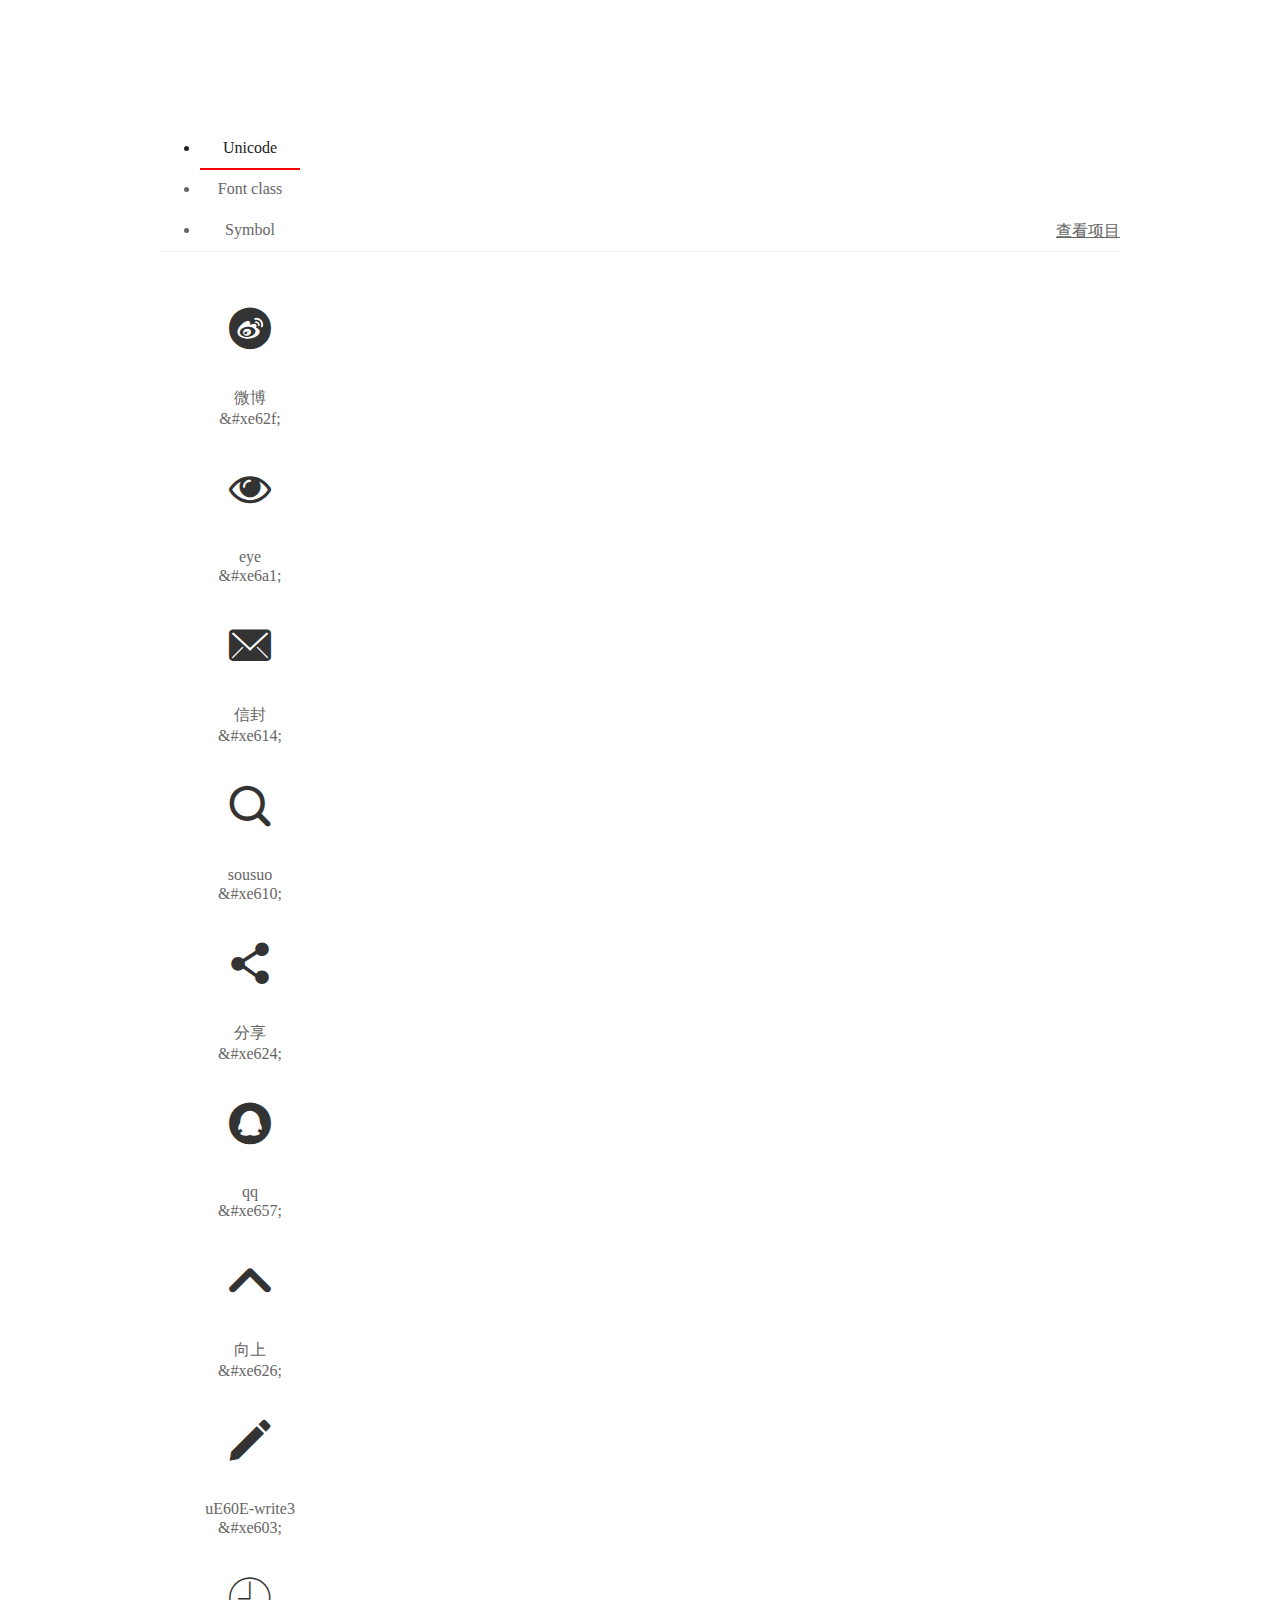
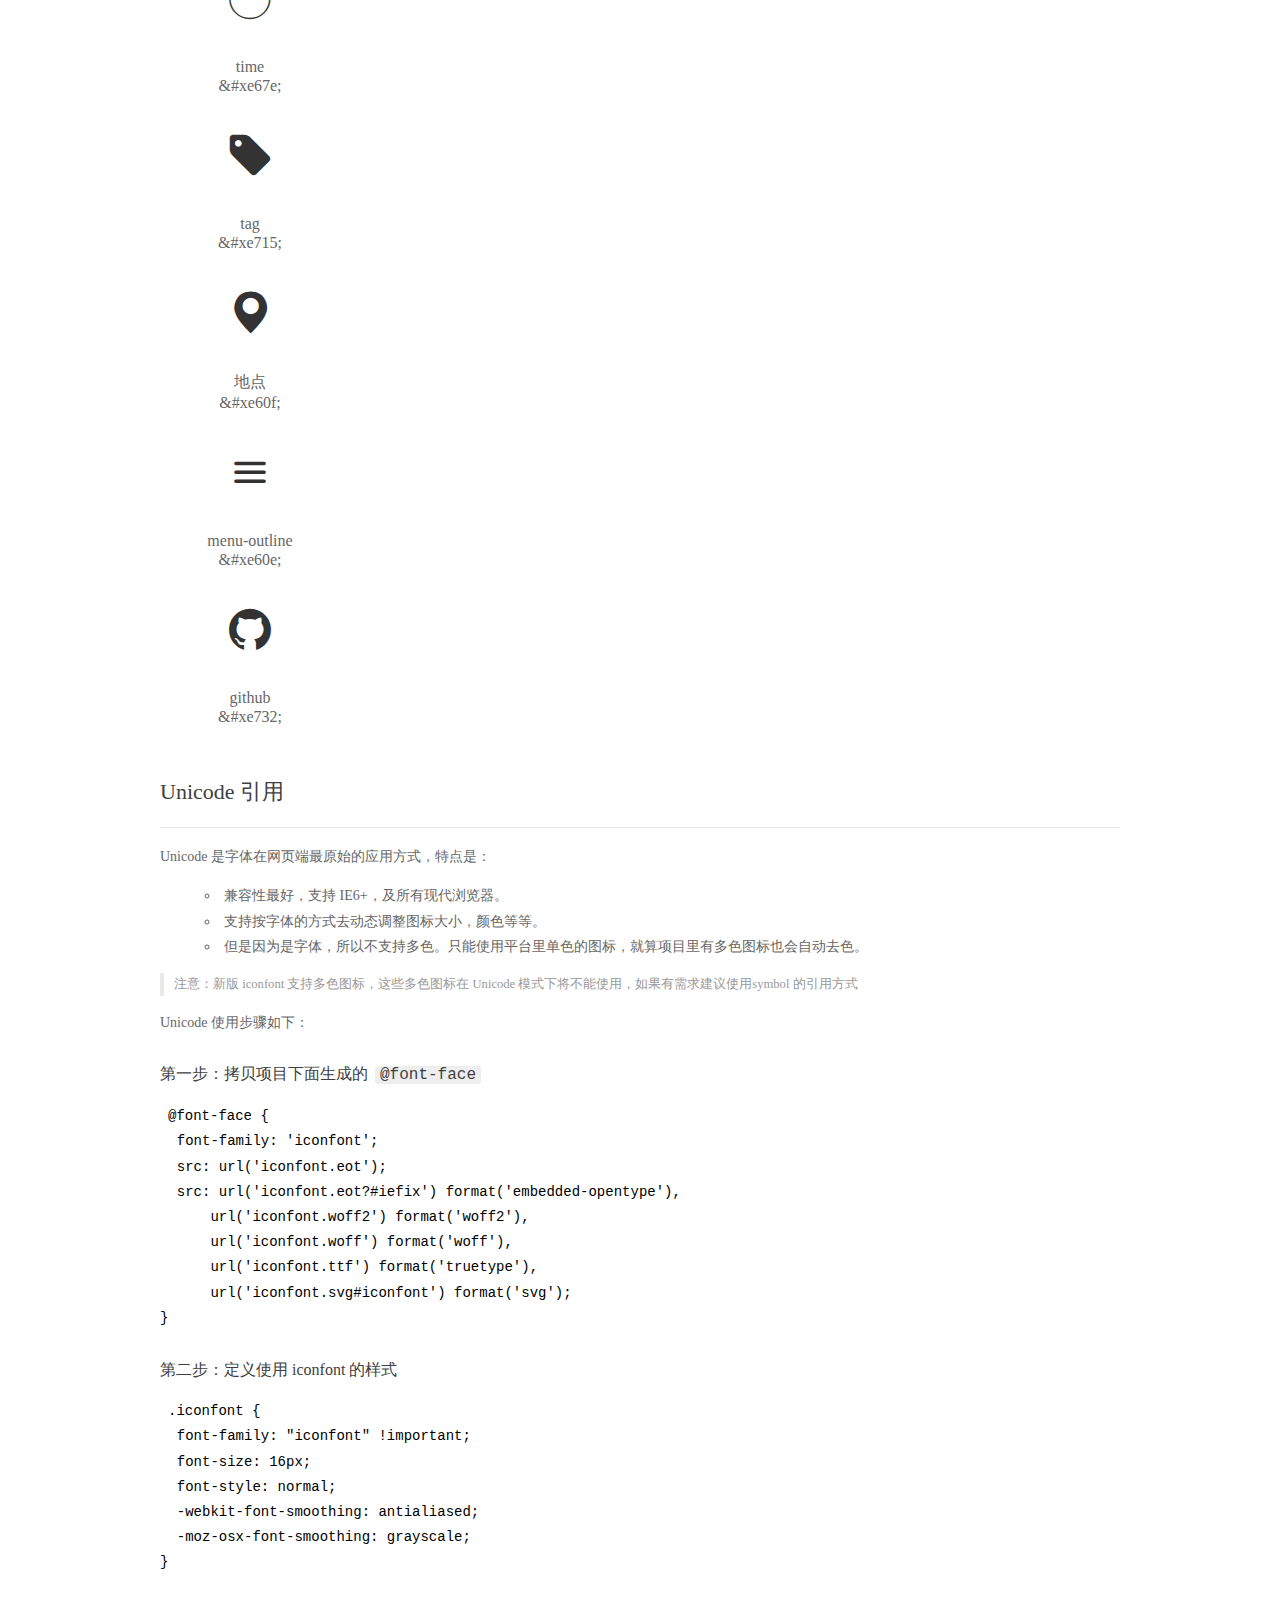
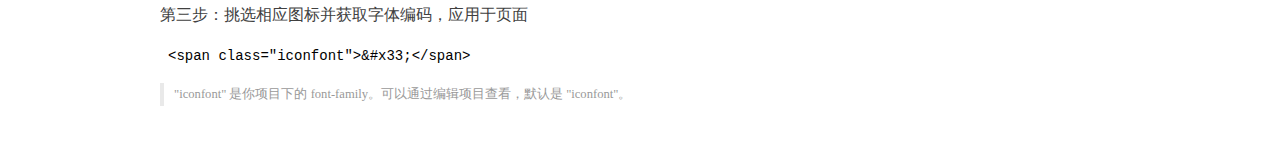
<file: read/fonts/demo_index.html>
<!DOCTYPE html>
<html>
<head>
  <meta charset="utf-8"/>
  <title>IconFont Demo</title>
  <link rel="shortcut icon" href="https://gtms04.alicdn.com/tps/i4/TB1_oz6GVXXXXaFXpXXJDFnIXXX-64-64.ico" type="image/x-icon"/>
  <link rel="stylesheet" href="https://g.alicdn.com/thx/cube/1.3.2/cube.min.css">
  <link rel="stylesheet" href="demo.css">
  <link rel="stylesheet" href="iconfont.css">
  <script src="iconfont.js"></script>
  <!-- jQuery -->
  <script src="https://a1.alicdn.com/oss/uploads/2018/12/26/7bfddb60-08e8-11e9-9b04-53e73bb6408b.js"></script>
  <!-- 代码高亮 -->
  <script src="https://a1.alicdn.com/oss/uploads/2018/12/26/a3f714d0-08e6-11e9-8a15-ebf944d7534c.js"></script>
</head>
<body>
  <div class="main">
    <h1 class="logo"><a href="https://www.iconfont.cn/" title="iconfont 首页" target="_blank">&#xe86b;</a></h1>
    <div class="nav-tabs">
      <ul id="tabs" class="dib-box">
        <li class="dib active"><span>Unicode</span></li>
        <li class="dib"><span>Font class</span></li>
        <li class="dib"><span>Symbol</span></li>
      </ul>
      
      <a href="https://www.iconfont.cn/manage/index?manage_type=myprojects&projectId=1199019" target="_blank" class="nav-more">查看项目</a>
      
    </div>
    <div class="tab-container">
      <div class="content unicode" style="display: block;">
          <ul class="icon_lists dib-box">
          
            <li class="dib">
              <span class="icon iconfont">&#xe62f;</span>
                <div class="name">微博</div>
                <div class="code-name">&amp;#xe62f;</div>
              </li>
          
            <li class="dib">
              <span class="icon iconfont">&#xe6a1;</span>
                <div class="name">eye</div>
                <div class="code-name">&amp;#xe6a1;</div>
              </li>
          
            <li class="dib">
              <span class="icon iconfont">&#xe614;</span>
                <div class="name">信封</div>
                <div class="code-name">&amp;#xe614;</div>
              </li>
          
            <li class="dib">
              <span class="icon iconfont">&#xe610;</span>
                <div class="name">sousuo</div>
                <div class="code-name">&amp;#xe610;</div>
              </li>
          
            <li class="dib">
              <span class="icon iconfont">&#xe624;</span>
                <div class="name">分享</div>
                <div class="code-name">&amp;#xe624;</div>
              </li>
          
            <li class="dib">
              <span class="icon iconfont">&#xe657;</span>
                <div class="name">qq</div>
                <div class="code-name">&amp;#xe657;</div>
              </li>
          
            <li class="dib">
              <span class="icon iconfont">&#xe626;</span>
                <div class="name">向上</div>
                <div class="code-name">&amp;#xe626;</div>
              </li>
          
            <li class="dib">
              <span class="icon iconfont">&#xe603;</span>
                <div class="name">uE60E-write3</div>
                <div class="code-name">&amp;#xe603;</div>
              </li>
          
            <li class="dib">
              <span class="icon iconfont">&#xe67e;</span>
                <div class="name">time</div>
                <div class="code-name">&amp;#xe67e;</div>
              </li>
          
            <li class="dib">
              <span class="icon iconfont">&#xe715;</span>
                <div class="name">tag</div>
                <div class="code-name">&amp;#xe715;</div>
              </li>
          
            <li class="dib">
              <span class="icon iconfont">&#xe60f;</span>
                <div class="name">地点</div>
                <div class="code-name">&amp;#xe60f;</div>
              </li>
          
            <li class="dib">
              <span class="icon iconfont">&#xe60e;</span>
                <div class="name">menu-outline</div>
                <div class="code-name">&amp;#xe60e;</div>
              </li>
          
            <li class="dib">
              <span class="icon iconfont">&#xe732;</span>
                <div class="name">github</div>
                <div class="code-name">&amp;#xe732;</div>
              </li>
          
          </ul>
          <div class="article markdown">
          <h2 id="unicode-">Unicode 引用</h2>
          <hr>

          <p>Unicode 是字体在网页端最原始的应用方式，特点是：</p>
          <ul>
            <li>兼容性最好，支持 IE6+，及所有现代浏览器。</li>
            <li>支持按字体的方式去动态调整图标大小，颜色等等。</li>
            <li>但是因为是字体，所以不支持多色。只能使用平台里单色的图标，就算项目里有多色图标也会自动去色。</li>
          </ul>
          <blockquote>
            <p>注意：新版 iconfont 支持多色图标，这些多色图标在 Unicode 模式下将不能使用，如果有需求建议使用symbol 的引用方式</p>
          </blockquote>
          <p>Unicode 使用步骤如下：</p>
          <h3 id="-font-face">第一步：拷贝项目下面生成的 <code>@font-face</code></h3>
<pre><code class="language-css"
>@font-face {
  font-family: 'iconfont';
  src: url('iconfont.eot');
  src: url('iconfont.eot?#iefix') format('embedded-opentype'),
      url('iconfont.woff2') format('woff2'),
      url('iconfont.woff') format('woff'),
      url('iconfont.ttf') format('truetype'),
      url('iconfont.svg#iconfont') format('svg');
}
</code></pre>
          <h3 id="-iconfont-">第二步：定义使用 iconfont 的样式</h3>
<pre><code class="language-css"
>.iconfont {
  font-family: "iconfont" !important;
  font-size: 16px;
  font-style: normal;
  -webkit-font-smoothing: antialiased;
  -moz-osx-font-smoothing: grayscale;
}
</code></pre>
          <h3 id="-">第三步：挑选相应图标并获取字体编码，应用于页面</h3>
<pre>
<code class="language-html"
>&lt;span class="iconfont"&gt;&amp;#x33;&lt;/span&gt;
</code></pre>
          <blockquote>
            <p>"iconfont" 是你项目下的 font-family。可以通过编辑项目查看，默认是 "iconfont"。</p>
          </blockquote>
          </div>
      </div>
      <div class="content font-class">
        <ul class="icon_lists dib-box">
          
          <li class="dib">
            <span class="icon iconfont icon-weibo"></span>
            <div class="name">
              微博
            </div>
            <div class="code-name">.icon-weibo
            </div>
          </li>
          
          <li class="dib">
            <span class="icon iconfont icon-eye"></span>
            <div class="name">
              eye
            </div>
            <div class="code-name">.icon-eye
            </div>
          </li>
          
          <li class="dib">
            <span class="icon iconfont icon-iconfontunie62c"></span>
            <div class="name">
              信封
            </div>
            <div class="code-name">.icon-iconfontunie62c
            </div>
          </li>
          
          <li class="dib">
            <span class="icon iconfont icon-iconfontsousuo"></span>
            <div class="name">
              sousuo
            </div>
            <div class="code-name">.icon-iconfontsousuo
            </div>
          </li>
          
          <li class="dib">
            <span class="icon iconfont icon-fenxiang"></span>
            <div class="name">
              分享
            </div>
            <div class="code-name">.icon-fenxiang
            </div>
          </li>
          
          <li class="dib">
            <span class="icon iconfont icon-qq-copy"></span>
            <div class="name">
              qq
            </div>
            <div class="code-name">.icon-qq-copy
            </div>
          </li>
          
          <li class="dib">
            <span class="icon iconfont icon-icon_on_the_top"></span>
            <div class="name">
              向上
            </div>
            <div class="code-name">.icon-icon_on_the_top
            </div>
          </li>
          
          <li class="dib">
            <span class="icon iconfont icon-ue60ewrite3"></span>
            <div class="name">
              uE60E-write3
            </div>
            <div class="code-name">.icon-ue60ewrite3
            </div>
          </li>
          
          <li class="dib">
            <span class="icon iconfont icon-time"></span>
            <div class="name">
              time
            </div>
            <div class="code-name">.icon-time
            </div>
          </li>
          
          <li class="dib">
            <span class="icon iconfont icon-tag"></span>
            <div class="name">
              tag
            </div>
            <div class="code-name">.icon-tag
            </div>
          </li>
          
          <li class="dib">
            <span class="icon iconfont icon-didian"></span>
            <div class="name">
              地点
            </div>
            <div class="code-name">.icon-didian
            </div>
          </li>
          
          <li class="dib">
            <span class="icon iconfont icon-menu-outline"></span>
            <div class="name">
              menu-outline
            </div>
            <div class="code-name">.icon-menu-outline
            </div>
          </li>
          
          <li class="dib">
            <span class="icon iconfont icon-github"></span>
            <div class="name">
              github
            </div>
            <div class="code-name">.icon-github
            </div>
          </li>
          
        </ul>
        <div class="article markdown">
        <h2 id="font-class-">font-class 引用</h2>
        <hr>

        <p>font-class 是 Unicode 使用方式的一种变种，主要是解决 Unicode 书写不直观，语意不明确的问题。</p>
        <p>与 Unicode 使用方式相比，具有如下特点：</p>
        <ul>
          <li>兼容性良好，支持 IE8+，及所有现代浏览器。</li>
          <li>相比于 Unicode 语意明确，书写更直观。可以很容易分辨这个 icon 是什么。</li>
          <li>因为使用 class 来定义图标，所以当要替换图标时，只需要修改 class 里面的 Unicode 引用。</li>
          <li>不过因为本质上还是使用的字体，所以多色图标还是不支持的。</li>
        </ul>
        <p>使用步骤如下：</p>
        <h3 id="-fontclass-">第一步：引入项目下面生成的 fontclass 代码：</h3>
<pre><code class="language-html">&lt;link rel="stylesheet" href="./iconfont.css"&gt;
</code></pre>
        <h3 id="-">第二步：挑选相应图标并获取类名，应用于页面：</h3>
<pre><code class="language-html">&lt;span class="iconfont icon-xxx"&gt;&lt;/span&gt;
</code></pre>
        <blockquote>
          <p>"
            iconfont" 是你项目下的 font-family。可以通过编辑项目查看，默认是 "iconfont"。</p>
        </blockquote>
      </div>
      </div>
      <div class="content symbol">
          <ul class="icon_lists dib-box">
          
            <li class="dib">
                <svg class="icon svg-icon" aria-hidden="true">
                  <use xlink:href="#icon-weibo"></use>
                </svg>
                <div class="name">微博</div>
                <div class="code-name">#icon-weibo</div>
            </li>
          
            <li class="dib">
                <svg class="icon svg-icon" aria-hidden="true">
                  <use xlink:href="#icon-eye"></use>
                </svg>
                <div class="name">eye</div>
                <div class="code-name">#icon-eye</div>
            </li>
          
            <li class="dib">
                <svg class="icon svg-icon" aria-hidden="true">
                  <use xlink:href="#icon-iconfontunie62c"></use>
                </svg>
                <div class="name">信封</div>
                <div class="code-name">#icon-iconfontunie62c</div>
            </li>
          
            <li class="dib">
                <svg class="icon svg-icon" aria-hidden="true">
                  <use xlink:href="#icon-iconfontsousuo"></use>
                </svg>
                <div class="name">sousuo</div>
                <div class="code-name">#icon-iconfontsousuo</div>
            </li>
          
            <li class="dib">
                <svg class="icon svg-icon" aria-hidden="true">
                  <use xlink:href="#icon-fenxiang"></use>
                </svg>
                <div class="name">分享</div>
                <div class="code-name">#icon-fenxiang</div>
            </li>
          
            <li class="dib">
                <svg class="icon svg-icon" aria-hidden="true">
                  <use xlink:href="#icon-qq-copy"></use>
                </svg>
                <div class="name">qq</div>
                <div class="code-name">#icon-qq-copy</div>
            </li>
          
            <li class="dib">
                <svg class="icon svg-icon" aria-hidden="true">
                  <use xlink:href="#icon-icon_on_the_top"></use>
                </svg>
                <div class="name">向上</div>
                <div class="code-name">#icon-icon_on_the_top</div>
            </li>
          
            <li class="dib">
                <svg class="icon svg-icon" aria-hidden="true">
                  <use xlink:href="#icon-ue60ewrite3"></use>
                </svg>
                <div class="name">uE60E-write3</div>
                <div class="code-name">#icon-ue60ewrite3</div>
            </li>
          
            <li class="dib">
                <svg class="icon svg-icon" aria-hidden="true">
                  <use xlink:href="#icon-time"></use>
                </svg>
                <div class="name">time</div>
                <div class="code-name">#icon-time</div>
            </li>
          
            <li class="dib">
                <svg class="icon svg-icon" aria-hidden="true">
                  <use xlink:href="#icon-tag"></use>
                </svg>
                <div class="name">tag</div>
                <div class="code-name">#icon-tag</div>
            </li>
          
            <li class="dib">
                <svg class="icon svg-icon" aria-hidden="true">
                  <use xlink:href="#icon-didian"></use>
                </svg>
                <div class="name">地点</div>
                <div class="code-name">#icon-didian</div>
            </li>
          
            <li class="dib">
                <svg class="icon svg-icon" aria-hidden="true">
                  <use xlink:href="#icon-menu-outline"></use>
                </svg>
                <div class="name">menu-outline</div>
                <div class="code-name">#icon-menu-outline</div>
            </li>
          
            <li class="dib">
                <svg class="icon svg-icon" aria-hidden="true">
                  <use xlink:href="#icon-github"></use>
                </svg>
                <div class="name">github</div>
                <div class="code-name">#icon-github</div>
            </li>
          
          </ul>
          <div class="article markdown">
          <h2 id="symbol-">Symbol 引用</h2>
          <hr>

          <p>这是一种全新的使用方式，应该说这才是未来的主流，也是平台目前推荐的用法。相关介绍可以参考这篇<a href="">文章</a>
            这种用法其实是做了一个 SVG 的集合，与另外两种相比具有如下特点：</p>
          <ul>
            <li>支持多色图标了，不再受单色限制。</li>
            <li>通过一些技巧，支持像字体那样，通过 <code>font-size</code>, <code>color</code> 来调整样式。</li>
            <li>兼容性较差，支持 IE9+，及现代浏览器。</li>
            <li>浏览器渲染 SVG 的性能一般，还不如 png。</li>
          </ul>
          <p>使用步骤如下：</p>
          <h3 id="-symbol-">第一步：引入项目下面生成的 symbol 代码：</h3>
<pre><code class="language-html">&lt;script src="./iconfont.js"&gt;&lt;/script&gt;
</code></pre>
          <h3 id="-css-">第二步：加入通用 CSS 代码（引入一次就行）：</h3>
<pre><code class="language-html">&lt;style&gt;
.icon {
  width: 1em;
  height: 1em;
  vertical-align: -0.15em;
  fill: currentColor;
  overflow: hidden;
}
&lt;/style&gt;
</code></pre>
          <h3 id="-">第三步：挑选相应图标并获取类名，应用于页面：</h3>
<pre><code class="language-html">&lt;svg class="icon" aria-hidden="true"&gt;
  &lt;use xlink:href="#icon-xxx"&gt;&lt;/use&gt;
&lt;/svg&gt;
</code></pre>
          </div>
      </div>

    </div>
  </div>
  <script>
  $(document).ready(function () {
      $('.tab-container .content:first').show()

      $('#tabs li').click(function (e) {
        var tabContent = $('.tab-container .content')
        var index = $(this).index()

        if ($(this).hasClass('active')) {
          return
        } else {
          $('#tabs li').removeClass('active')
          $(this).addClass('active')

          tabContent.hide().eq(index).fadeIn()
        }
      })
    })
  </script>
</body>
</html>
</file>
<file: read/style/index.css>
@charset "utf-8";
body{
	width: 100%;
	background-color: #EEEEEE;
}
.header{
	width: 100%;
	position: fixed;
	background:#333;
	top: 0;
	z-index: 999;
}
.wrapper{
	width: auto;
	height: 60px;
	position: relative;
	padding: 0 15px;
}
.logo{
	display: none;
}
.farm{
	width: 78%;
	height: 36px;
	background: rgba(164, 177, 191, .15);
	left: 0;
	border-radius: 22px;
	transition: box-shadow .3s;
	position: absolute;
	top: 50%;
	transform: translate(0,-50%);
	margin-left: 15px;
}
.farm:hover{
	box-shadow: inset 0 0 0 2px #04ac71;
}
.farm input{
	position: absolute;
	left: 0;
	padding: 8px 46px 8px 20px;
	width: 60%;
	font-size: 12px;
	color: #fff;
	background-color: none;
}
.sou{
	font-size: 18px;
	color: #04ac71;
	display: block;
	line-height: 36px;
	float: right;
	position: absolute;
	right: 22px;
}
.menu{
	position: absolute;
	right: 15px;
	top: 0;
	height: 60px;
	text-align: center;
}
.menu_icon{
	font-size: 32px;
	color: #fff;
	display: block;
	line-height: 60px;
}
.menu_icon:hover{
	color:  #04ac71;
}
.open_menu{
	display: block;
	transform: translate(0,0,0);
}
.close_menu{
	transform: translate3d(0,-140%,0);
	display: none;
}
.nav_menu{
	width: 100%;
	position: absolute;
	top:50px;
	left: -15px;
	border-top:1px solid rgba(255, 255, 255, .1);
	text-align: right;
	padding: 0 15px;
	background: #333;
	transition: all .35s;
	float: none;
}
.nav_menu li{
	display: block;
	padding: 0 15px;
}
.nav_menu li a{
	color: #fff;
	font-size: 14px;
	line-height: 40px;
}
.content{
	display: block;
	width: 100%;
	padding: 80px 2% 10px 2%;
	text-align: center;
	background-color: #252525;
	box-sizing: border-box;
}
.info{
	font-size: 30px;
	font-weight: 700;
	color: #fff;
}
.hr{
	margin: 20px auto;
    height: 2px;
    width: 160px;
    border: 0;
    color: #04ac71;
    background: -webkit-linear-gradient(left,#70df00,#44bffa);
    background: linear-gradient(to right,#70df00,#44bffa);
    background: -ms-linear-gradient(to right,#70df00,#44bffa);
    background: -moz-linear-gradient(to right,#70df00,#44bffa);
    background: -o-linear-gradient(to right,#70df00,#44bffa);
}
.info_p{
	font-size: 14px;
	color: #fff;
	margin: 1em 0;
}
.nav_item{
	width: 100%;
	box-sizing: border-box;
	background: #fff;
	padding: 0 2%;
	overflow: hidden;
	z-index: 998;
}
.item{
	box-sizing: border-box;
	padding: 0 10px;
	margin: 1em auto;
	white-space: normal;
	display: flex;
    justify-content: center;
    flex-wrap: wrap;
}
.item li{
	float: left;
	padding: 0 10px;
	position: relative;
	text-align: center;
}
.item li a{
	font-size: 14px;
	color: #666;
	letter-spacing: 2px;
	padding: 0 15px 0 5px;
}
.item li a:before{
	position: absolute;
    right: 0;
    content: "/";
    color: #999;
}
.swiper-button-prev,.swiper-button-next{
	background-size: 13px 20px !important;
}
.content_wrap{
	box-sizing: border-box;
	padding-top: 30px;
	width: 100%;
	padding: 0 15px;
	overflow: hidden;
	margin: 0 auto;
}
.swiper-slide a img{
	width: 100%;
	height: 230px;
	border-radius: 8px;
	object-fit: cover;
}
.item li a:hover{
	color: #04ac71;
}
.page_postting{
	box-sizing: border-box;
	width: 100%;
	margin-bottom: 20px;
	margin-top: 12px;
}
.comicover{
	position: relative;
    overflow: hidden;
    width: auto;
    padding: 10px 10px 0 10px;
    border-radius: 8px;
    height: auto;
}
.comicover img{
	border-radius: 8px;
}
.page_post{
	width: 100%;
    background-color: #fff;
    box-shadow: 0 0 20px rgba(0, 0, 0, .2);
    transition: box-shadow .3s;
    line-height: 1.4;
    border-radius: 8px;
    margin-right: 9px;
    margin-top: 30px;
}
.comicover img{
	width: 100%;
	height: auto;
}
.title_page{
	margin: 20px 0 -12px 0;
	width: 100%;
}
.title_page h4{
	font-size: 16px;
    display: inline-block;
    padding: 0 20px;
    font-weight: normal;
    color: #fff;
    margin: 0;
    cursor: pointer;
    height: 30px;
    line-height: 30px;
    background: #a498ae;
    border-radius: 20px;
    box-shadow: 0 5px 20px #a498ae;
}
.mini_actrive{
	padding: 15px;
	box-sizing: border-box;
}
.a{
	font-size: 16px;
    margin: 0;
    font-weight: 400;
    overflow: hidden;
    text-overflow: ellipsis;
    white-space: nowrap;
}
.a a{
	font-size: inherit;
    text-decoration: none;
    transition: color .3s;
    color: #333;
    font-weight: 600;
    transition: color .35s;
}
.a a:hover{
	color: #04ac71;
}
.p_tit .desc{
	overflow: hidden;
    display: -webkit-box;
    -webkit-line-clamp: 2;
    -webkit-box-orient: vertical;
    word-break: break-all;
    line-height: 24px;
    height: 52px;
    color: #999;
    font-size: 12px;
    margin: 1em 0;
}
.itom{
	font-size: 12px;
    color: #04ac71;
    margin: 1em 0;
}
.mini_tags{
	position: relative;
}
.mini_tags i{
	font-size: 20px;
    vertical-align: middle;
    margin-right: 5px;
    color: #000;
    display: inline-block;
}
.mini_tags a{
	font-size: 14px;
    text-decoration: none;
    transition: color .3s;
    color: #666;
    white-space: normal;
}
.mini_tags a:hover{
	color: #04ac71;
}
.mini_tags a:after{
	content: ",";
	font-size:12px;
	color: #666;
	display: inline-block;
}
.mini_tags a:last-child:after{
	content: "";
}
.mini_tags span{
	width: 30px;
	height: 15px;
	top: 3px;
	position: absolute;
	top: 3px;
	background:url(../images/TB1td1qB5rpK1RjSZFhXXXSdXXa-60-30.png)no-repeat;
	background-size: 30px 15px;
	display: inline-block;
}
.commini_date{
	position: absolute;
	top: 10px;
    right: 10px;
    width: 50px;
    height: 50px;
    border-radius: 50%;
    color: #fff;
    font-weight: 700;
    text-align: center;
    background-color: rgba(64, 84, 90, .7);
}
.commini_date span{
	display: block;
}
.sidebar_block{
	position: relative;
    display: block;
    width: 100%;
    background-color: #fff;
    border-radius: 8px;
    overflow: hidden;
    padding: 15px 10px;
    box-sizing: border-box;
}
.block_title{
	position: relative;
    color: #242f35;
    font-size: 16px;
    padding-left: 16px;
    margin: 0px auto 20px;
    font-weight: 400;
    height: 20px;
    line-height: 20px;
}
.block_title:before{
	content: "";
	display: block;
    position: absolute;
    width: 4px;
    height: 100%;
    top: 0;
    left: 0;
    z-index: 1;
    background: #04ac71!important;
    background-size: 100%;
}
.block_list{
	margin: 0;
    margin-top: 30px;
    padding: 0;
    padding-left: 16px;
    width: 100%;
    color: #242f35;
    box-sizing: border-box;
}
.block_list li{
	width: 100%;
	margin-top: 10px;
}
.list_items a{
	display: flex;
	align-items: center;
    width: 100%;
    color: #242f35;
}
.item_cover{
	position: relative;
    display: block;
    width: 80px;
    height: 60px;
    overflow: hidden;
    box-sizing: border-box;
    display: inline-block;
}
.item_cover img{
	position: absolute;
    top: 50%;
    left: 50%;
    transform: translate(-50%, -50%);
    display: block;
    height: 100%;
}
.item_info{
	display: block;
    width: calc(100% - 80px);
    padding: 8px 15px;
    line-height: 1.4;
    box-sizing: border-box;
}
.iit{
	margin: 0;
    font-weight: 400;
    font-size: 14px;
    overflow: hidden;
    text-overflow: ellipsis;
    white-space: nowrap;
    transition: color .3s;
    box-sizing: border-box;
}
.iit:hover{
	color: #04ac71;
}
.block_te{
	padding-left: 16px;
	line-height: 1.5em;
}
.w_zhang{
	width: 100%;
	padding: 2%;
	box-sizing: border-box;
}
.w_zhang img{
	width: 100%;
	height: auto;
}
.list_item{
    font-size: 14px;
    padding-bottom: 10px;
    border-bottom: 1px dotted #d8e5f3;
}
.list_item span{
	margin-left: 5px;
	color: #04ac71;
}
.list_item a{
	display: inline-block;
	color: #242f35;
	transition: color .3s;
}
.list_item a:hover{
	color: #04ac71;
}
.tag_list{
	height: 360px;
    overflow: auto;
    padding-left: 16px;
}
.tag_items{
	float: left;
    list-style: none;
    margin-right: 10px;
    margin-top: 5px;
    box-sizing: border-box;
}
.tag_items a{
	display: block;
    height: 34px;
    border: 2px solid #d8e5f3;
    border-radius: 34px;
    font-size: 12px;
    line-height: 24px;
    color: #242f35;
    padding: 4px 10px;
    transition: color .3s, border-color .3s;
    box-sizing: border-box;
}
.tag_items a:hover{
	color: #04ac71;
    border-color: #04ac71;
}
.tag_list::-webkit-scrollbar { /*滚动条整体样式*/
	width: 5px;
}

.tag_list::-webkit-scrollbar-button { /*滚动条两端的按钮。*/
	display: none;
}

.tag_list::-webkit-scrollbar-track { /*滚动条里面轨道*/
	background: rgba(0, 0, 0, .28);
	border-radius: 5px;
}

.tag_list::-webkit-scrollbar-thumb { /*滚动条里面小方块*/
	background: #04ac71;
	border-radius: 4px;
}

.tag_list::-webkit-scrollbar-corner {  /*边角，两个滚动条交汇处*/
	background: #04ac71;
}
.fix_left{
	position: fixed;
	right: 20px;
    bottom: 20px;
    display: block;
}
.fix_left li{
    display: block;
    width: 44px;
    height: 44px;
    z-index: 1;
    overflow: hidden;
    border-radius: 50%;
    box-shadow: 0px 0px 12px #ddd;
    z-index: 100;
    font-size: 24px;
    text-align: center;
    line-height: 44px;
    margin-bottom: 15px;
    cursor: pointer;
    color: #fff;
}
.fix_left li:nth-child(1){
	background-color: #54B045;
}
.fix_left li:nth-child(2){
	background-color: #06AC71;
	display: none;
}
.footer_top{
	padding: 30px 0;
    background-color: #242f35;
    border-bottom: 1px solid rgba(255, 255, 255, .1);
    color: #fff;
    box-sizing: border-box;
}
.footer_item{
	flex: 1;
    width: 100%;
    padding: 0 15px 15px;
    box-sizing: border-box;
    float: left;
    display: block;
}
.footer_content{
	align-items: initial;
	margin: 0 auto;
    padding: 0 15px;
	position: relative;
	width: 100%;
	overflow: hidden;
}
.footer_title{
	color: #a4b1bf;
    font-size: 18px;
    margin: 30px 0;
}
.foot_text{
	margin-top: 1em;
	margin-bottom: 1em;
	color: #fff;
	line-height: 1.5em;
}
.fot li{
	margin-bottom: 10px;
}
.fot li i{
	color: #69747a;
	font-size: 26px;
	vertical-align: middle;
}
.fot li a{
	color: #69747a;
	font-size: 12px;
	vertical-align: middle;
	margin-left: 10px;
}
.fot_p{
	color: #69747a;
	font-size: 12px;
	margin-top: 1em;
	margin-bottom: 1em;
}
.foot li{
	margin-top: 10px;
}
.foot li a{
	font-size: 14px;
	color: #fff;
	transition: color .35s;
}
.foot li a:hover{
	color: #06AC71;
}
.copy{
	float: left;
}
.copy span{
	color:#69747a;
	font-size: 12px;
}
.botu{
	color: #999;
	font-size: 12px;
	transition: color .35s;
}
.botu:hover{
	color: #06AC71;
}
.links{
	width: auto;
	float: right;
	box-sizing: border-box;
	height: auto;
}
.links li{
	float: left;
	margin-left: 10px;
	transition: transform .3s;
}
.links li a{
	display: block;
	transform: color .35s;
	font-size: 24px;
	color: #fff;
}
.links li a i{
	line-height: 24px;
	transition: all .35s;
}
.links li a:hover{
	color: #06AC71;
}
.links li:hover{
	transform: rotate(360deg);
}
.footer_cont{
	align-items: initial;
	padding: 0 15px;
	margin:  0 auto;
	overflow: hidden;
}
.footer_bot{
	display: block;
    background-color: #2d383e;
    color: #fff;
    padding: 10px 0;
    box-sizing: border-box;
}
</file>
<file: read/style/index1.css>
@charset "utf-8";
ul,ol{list-style: none;}
body,ul,ol,p,h1,h2,h3,h4,h5,h6,dl,dd,input,textarea,select,figure{margin: 0;padding: 0;
font-size:14px;
font-weight:normal;
font-family: 'Segoe UI',SegoeUI,'Microsoft YaHei',微软雅黑,"Helvetica Neue",Helvetica,Arial,sans-serif;
}
input,textarea,select{border: none; background-color: transparent; outline: none;}
textarea{resize: none;}
img{border: none;vertical-align: top;}
a{text-decoration: none;}
a {-webkit-tap-highlight-color:transparent;}
html {-webkit-text-size-adjust: none;}
a{outline:0}
em{ font-style: normal;}
.fl{float: left;} .fr{float: right;}
.clearfix:after,.clearfix:before{content: ""; display: table;}
.clearfix:after{clear: both;}
.clearfix{*zoom:1;}
html {
  overflow-y: scroll;
}

:root {
  overflow-y: auto;
  overflow-x: hidden;
}

:root body {
  position: absolute;
}

body {
  width: 100vw;
  overflow: hidden;
}
@-webkit-keyframes fadeInR{
	0%
	{opacity:0;
		-webkit-transform:translate3d(150%,0,0);
		transform:translate3d(150%,0,0)
	}
	to
	{
		opacity:1;
		-webkit-transform:none;
		transform:none
	}
}
@keyframes fadeInR
{
	0%
	{
		opacity:0;
		-webkit-transform:translate3d(150%,0,0);
		transform:translate3d(150%,0,0)
	}
	to
	{
		opacity:1;
		-webkit-transform:none;
		transform:none}
	}
.fadeInR{
	-webkit-animation-name:fadeInR;
	animation-name:fadeInLeft;
	animation: fadeInR .35s;
}
@keyframes fadeInBottom
{
	0%
	{
		opacity:0;
		-webkit-transform:translate3d(0,350%,0);
		transform:translate3d(0,350%,0)
	}
	to
	{
		opacity:1;
		-webkit-transform:none;
		transform:none
	}
}
.fadeInBottom{
	-webkit-animation-name:fadeInBottom;
	animation-name:fadeInBottom;
	animation: fadeInBottom 3s;
}

@-webkit-keyframes lightSpeedIn {
    0% {
        -webkit-transform:translate3d(100%, 0, 0) skewX(-30deg);
        transform:translate3d(100%, 0, 0) skewX(-30deg);
        opacity:0
    }
    60% {
        -webkit-transform:skewX(20deg);
        transform:skewX(20deg)
    }
    60%, 80% {
        opacity:1
    }
    80% {
        -webkit-transform:skewX(-5deg);
        transform:skewX(-5deg)
    }
    to {
        -webkit-transform:none;
        transform:none;
        opacity:1
    }
}
@keyframes lightSpeedIn {
    0% {
        -webkit-transform:translate3d(100%, 0, 0) skewX(-30deg);
        transform:translate3d(100%, 0, 0) skewX(-30deg);
        opacity:0
    }
    60% {
        -webkit-transform:skewX(20deg);
        transform:skewX(20deg)
    }
    60%, 80% {
        opacity:1
    }
    80% {
        -webkit-transform:skewX(-5deg);
        transform:skewX(-5deg)
    }
    to {
        -webkit-transform:none;
        transform:none;
        opacity:1
    }
}
.lightSpeedIn {
    -webkit-animation-name:lightSpeedIn;
    animation-name:lightSpeedIn;
    -webkit-animation-timing-function:ease-out;
    animation-timing-function:ease-out;
    animation: lightSpeedIn 1s;
}

@-webkit-keyframes pulse {
    0% {
        -webkit-transform:scaleX(1);
        transform:scaleX(1)
    }
    50% {
        -webkit-transform:scale3d(1.05, 1.05, 1.05);
        transform:scale3d(1.05, 1.05, 1.05)
    }
    to {
        -webkit-transform:scaleX(1);
        transform:scaleX(1)
    }
}
@keyframes pulse {
    0% {
        -webkit-transform:scaleX(1);
        transform:scaleX(1)
    }
    50% {
        -webkit-transform:scale3d(1.05, 1.05, 1.05);
        transform:scale3d(1.05, 1.05, 1.05)
    }
    to {
        -webkit-transform:scaleX(1);
        transform:scaleX(1)
    }
}
.pulse {
    -webkit-animation-name:pulse;
    animation-name:pulse;
    animation: pulse .3s;
}
</file>
<file: read/style/large.css>
@charset "utf-8";
@media (min-width:1280px) {
.wrap{
	width: 1270px;
	margin-left: auto;
	margin-right: auto;
	height: 90px;
	position: relative;
}
.farm{
	width: 25%;
	height: 36px;
	display: block;
	background: rgba(164, 177, 191, .15);
	border-radius: 22px;
	transition: box-shadow .3s;
	position: absolute;
	left: calc(100% - 25% - 30px);
	transform: translate(0,-50%);
}
.content_wrap{
	width: 1270px;
	margin: 0 auto;
	box-sizing: border-box;
	padding-top: 30px;
    overflow: hidden;
}
.pag_content{
	width: 930px;
	overflow: hidden;
	padding-right: 30px;
	margin-bottom: 30px;
	float: left;
}
.wbanner{
	width: 930px;
	overflow: hidden;
}
.swiper-slide a img{
	width: 100%;
	height: 320px;
	object-fit: cover;
}
.page_postting{
	border-radius: 8px;
    padding: 20px 0px 20px 20px;
    overflow: hidden;
    background: #fff;
    box-sizing: border-box;
    margin-top: 20px;
    display: block;
}
.page_post{
	float: left;
	width: 290px;
	margin-right: 9px;
    margin-top: 30px;
    overflow: hidden;
    display: block;
    box-shadow: 0 0 20px rgba(0, 0, 0, .2);
    border-radius: 8px;
    transition: all .35s;
}
.page_post:hover{
	box-shadow: 0 0 26px rgba(0, 0, 0, .6);
}
.page_post .page_posts{
	width: 100%;
    background-color: #fff;
    transition: box-shadow .3s;
    line-height: 1.4;
}
.comicover{
	position: relative;
    overflow: hidden;
    width: 100%;
    padding: 10px 10px 0 10px;
    border-radius: 8px;
    box-sizing: border-box;
}
.commini_date{
	position: absolute;
	top: 10px;
    right: 10px;
    width: 50px;
    height: 50px;
    border-radius: 50%;
    color: #fff;
    font-weight: 700;
    text-align: center;
    background-color: rgba(64, 84, 90, .7);
}
.commini_date span{
	display: block;
}
.data{
	margin-top: 2px;
}
.date{
	font-size: 10px;
	margin-top: 5px;
}
.comicover img{
	display: block;
    width: 270px;
    height: 150px;
    border-radius: 8px;
    object-fit: cover;
    transition: all .6s linear;
}
.comicover img:hover{
	transform: scale(1.3);
}
.mini_actrive{
	padding: 15px;
	box-sizing: border-box;
}
.a{
	font-size: 16px;
    margin: 0;
    font-weight: 400;
    overflow: hidden;
    text-overflow: ellipsis;
    white-space: nowrap;
}
.a a{
	font-size: inherit;
    text-decoration: none;
    transition: color .3s;
    color: #333;
    font-weight: 600;
    transition: color .35s;
}
.a a:hover{
	color: #04ac71;
}
.p_tit .desc{
	overflow: hidden;
    display: -webkit-box;
    -webkit-line-clamp: 2;
    -webkit-box-orient: vertical;
    word-break: break-all;
    line-height: 24px;
    height: 52px;
    color: #999;
    font-size: 12px;
    margin: 1em 0;
}
.itom{
	font-size: 12px;
    color: #04ac71;
    margin: 1em 0;
}
.mini_tags{
	position: relative;
}
.mini_tags i{
	font-size: 20px;
    vertical-align: middle;
    margin-right: 5px;
    color: #000;
    display: inline-block;
}
.mini_tags a{
	font-size: 14px;
    text-decoration: none;
    transition: color .3s;
    color: #666;
    white-space: normal;
}
.mini_tags a:hover{
	color: #04ac71;
}
.mini_tags a:after{
	content: ",";
	font-size:12px;
	color: #666;
	display: inline-block;
}
.mini_tags a:last-child:after{
	content: "";
}
.mini_tags span{
	width: 30px;
	height: 15px;
	top: 3px;
	position: absolute;
	top: 3px;
	background:url(../images/TB1td1qB5rpK1RjSZFhXXXSdXXa-60-30.png)no-repeat;
	background-size: 30px 15px;
	display: inline-block;
}
.tag_content{
	width: 280px;
	margin: 0;
	float: left;
}
.sidebar_block{
	position: relative;
    display: block;
    width: 100%;
    background-color: #fff;
    border-radius: 8px;
    overflow: hidden;
    padding: 15px 10px;
    box-sizing: border-box;
}
.block_title{
	position: relative;
    color: #242f35;
    font-size: 16px;
    padding-left: 16px;
    margin: 0px auto 20px;
    font-weight: 400;
    height: 20px;
    line-height: 20px;
}
.block_title:before{
	content: "";
	display: block;
    position: absolute;
    width: 4px;
    height: 100%;
    top: 0;
    left: 0;
    z-index: 1;
    background: #04ac71!important;
    background-size: 100%;
}
.item-form{
	transform: ;
}
.footer_content{
	width: 1270px;
	margin: 0 auto;
    padding: 0 15px;
    display: flex;
    flex: 1;
    overflow: hidden;
}
.footer_cont{
	width: 1270px;
	margin: 0 auto;
	padding: 0 15px;
	overflow: hidden;
}












}
</file>
<file: read/style/middle.css>
@charset "utf-8";
@media (min-width:768px) {
.wrapper{
	width: auto;
	height: 90px;
	margin-left: auto;
	margin-right: auto;
	position: relative;
}
.menu{
	display: none;
}
.head_tf{
	width: 70%;
	height: 90px;
	position: absolute;
	left: 15px;
	top: 0;
}
.logo{
	width: 150px;
	height: 40px;
	margin: 25px 0;
	float: left;
	display: block;
}
.logo a{
	width: 100%;
	height: 40px;
	display: block;
}
.logo img{
	width: 100%;
}
.nav_menu{
	width: 188px;
	height: 60px;
	display: block;
	position: static;
	background: none;
	border: none;
	float: left;
	transform: none;
	margin: 15px;
	padding: 0;
}
.nav_menu li{
	height: 60px;
	float: left;
	text-align: center;
	display: block;
}
.nav_menu li a{
	display: block;
	transform: none;
	line-height: 60px;
	cursor: pointer;
	color: #999;
	position: relative;
	overflow: hidden;
}
.nav_menu li a:before{
	content: '';
	display: block;
	position: absolute;
	top: 80%;
	width: 100%;
	height: 1px;
	background-color: #fff;
	transform: translate(-100%,0);
	transition: transform .35s;
}
.nav_menu li.active a{
	color: #fff;
}
.nav_menu li.active a:before{
	transform: translate(0,0);
}
.nav_menu li a:hover{
	color: #fff;
}
.nav_menu li a:hover:before{
	transform: translate(0,0);
}
.farm{
	width: 25%;
	height: 36px;
	display: block;
	background: rgba(164, 177, 191, .15);
	border-radius: 22px;
	transition: box-shadow .3s;
	position: absolute;
	left: calc(100% - 25% - 30px);
	transform: translate(0,-50%);
}
.header_smail{
	height: 60px;
	box-shadow: 0 0 5px #ddd;
}
.header_smail .wrapper,.head_tf{
	height: 60px;
}
.header_smail .wrapper .logo{
	margin: 10px 0;
}
.header_smail .wrapper .nav_menu{
	margin: 0 15px;
}
.content{
	padding: 120px 2% 10px 2%;
}
.swiper-slide a img{
	width: 100%;
	height: 280px;
	object-fit: cover;
}















}
</file>
<file: read/fonts/iconfont.css>
@font-face {font-family: "iconfont";
  src: url('iconfont.eot?t=1558456968983'); /* IE9 */
  src: url('iconfont.eot?t=1558456968983#iefix') format('embedded-opentype'), /* IE6-IE8 */
  url('[data-uri]') format('woff2'),
  url('iconfont.woff?t=1558456968983') format('woff'),
  url('iconfont.ttf?t=1558456968983') format('truetype'), /* chrome, firefox, opera, Safari, Android, iOS 4.2+ */
  url('iconfont.svg?t=1558456968983#iconfont') format('svg'); /* iOS 4.1- */
}

.iconfont {
  font-family: "iconfont" !important;
  font-style: normal;
  -webkit-font-smoothing: antialiased;
  -moz-osx-font-smoothing: grayscale;
}

.icon-weibo:before {
  content: "\e62f";
}

.icon-eye:before {
  content: "\e6a1";
}

.icon-iconfontunie62c:before {
  content: "\e614";
}

.icon-iconfontsousuo:before {
  content: "\e610";
}

.icon-fenxiang:before {
  content: "\e624";
}

.icon-qq-copy:before {
  content: "\e657";
}

.icon-icon_on_the_top:before {
  content: "\e626";
}

.icon-ue60ewrite3:before {
  content: "\e603";
}

.icon-time:before {
  content: "\e67e";
}

.icon-tag:before {
  content: "\e715";
}

.icon-didian:before {
  content: "\e60f";
}

.icon-menu-outline:before {
  content: "\e60e";
}

.icon-github:before {
  content: "\e732";
}
</file>
<file: read/style/achre.css>
@charset "utf-8";
body{
	background: #fff;
}
.header{
	width: 100%;
	position: fixed;
	background:#fff;
	top: 0;
	z-index: 999;
	box-shadow: 0 0 5px #ddd;
}
.wrapper{
	width: auto;
	height: 60px;
	position: relative;
	padding: 0 15px;
}
.logo{
	display: none;
}
.farm{
	width: 78%;
	height: 36px;
	background: rgba(164, 177, 191, .15);
	left: 0;
	border-radius: 22px;
	transition: box-shadow .3s;
	position: absolute;
	top: 50%;
	transform: translate(0,-50%);
	margin-left: 15px;
}
.farm:hover{
	box-shadow: inset 0 0 0 2px #04ac71;
}
.farm input{
	position: absolute;
	left: 0;
	padding: 8px 46px 8px 20px;
	width: 60%;
	font-size: 12px;
	color: #000;
	background-color: none;
}
.sou{
	font-size: 18px;
	color: #04ac71;
	display: block;
	line-height: 36px;
	float: right;
	position: absolute;
	right: 22px;
}
.menu{
	position: absolute;
	right: 15px;
	top: 0;
	height: 60px;
	text-align: center;
}
.menu_icon{
	font-size: 32px;
	color: #000;
	display: block;
	line-height: 60px;
}
.menu_icon:hover{
	color:  #04ac71;
}
.open_menu{
	display: block;
	transform: translate(0,0,0);
}
.close_menu{
	transform: translate3d(0,-140%,0);
	display: none;
}
.nav_menu{
	width: 100%;
	position: absolute;
	top:50px;
	left: -15px;
	border-top:1px solid rgba(255, 255, 255, .1);
	text-align: right;
	padding: 0 15px;
	background: #333;
	transition: all .35s;
	float: none;
}
.nav_menu li{
	display: block;
	padding: 0 15px;
}
.nav_menu li a{
	color: #999;
	font-size: 14px;
	line-height: 40px;
}
.www_nav{
	box-sizing: border-box;
	padding: 0 10px;
	margin: 1em auto;
	white-space: normal;
	display: flex;
    justify-content: center;
    flex-wrap: wrap;
}
.ww_nav{
	width: 100%;
	box-sizing: border-box;
	padding: 0 2%;
	overflow: hidden;
	margin-top: 60px;
}
.www_nav li{
	float: left;
	padding: 0 10px;
	position: relative;
	text-align: center;
}
.www_nav li a{
	font-size: 14px;
	color: #666;
	letter-spacing: 2px;
	padding: 0 15px 0 5px;
}
.www_nav li a:hover{
	color: #04ac71;
}
.www_nav li a:before{
	position: absolute;
    right: 0;
    content: "/";
    color: #999;
}
.content_wrap{
	box-sizing: border-box;
	padding-top: 30px;
	width: auto;
	padding:0 15px;
	clear: both;
	margin: 0 auto;
	margin-bottom: 40px;
}
.mb-main__nav{
	width: 100%;
    overflow: hidden;
    display: -ms-flexbox;
    display: flex;
    padding: 14px 0;
    overflow: auto;
}
.mb-main__nav a{
	float: left;
	height: 30px;
	line-height: 30px;
	color: #999;
	padding: 0 .8em;
	margin-right: 7px;
	font-size: 14px;
	transition: color .3s, background .3s;
    cursor: pointer;
}
.mb-main__nav .acit{
	color: #fff;
    background-color: #04ac71;
}
.list_f{
	display: block;
}
.index_l{
	display: none;
}
.list_active{
	display: block;
}
.sidebar_block{
	position: relative;
    display: block;
    width: 100%;
    background-color: #fff;
    border-radius: 8px;
    overflow: hidden;
    padding: 15px 10px;
    box-sizing: border-box;
}
.block_title{
	position: relative;
    color: #242f35;
    font-size: 16px;
    padding-left: 16px;
    margin: 0px auto 20px;
    font-weight: 400;
    height: 20px;
    line-height: 20px;
}
.block_title:before{
	content: "";
	display: block;
    position: absolute;
    width: 4px;
    height: 100%;
    top: 0;
    left: 0;
    z-index: 1;
    background: #04ac71!important;
    background-size: 100%;
}
.block_list{
	margin: 0;
    margin-top: 30px;
    padding: 0;
    padding-left: 16px;
    width: 100%;
    color: #242f35;
    box-sizing: border-box;
}
.block_list li{
	width: 100%;
	margin-top: 10px;
}
.list_items a{
	display: flex;
	align-items: center;
    width: 100%;
    color: #242f35;
}
.item_cover{
	position: relative;
    display: block;
    width: 80px;
    height: 60px;
    overflow: hidden;
    box-sizing: border-box;
    display: inline-block;
}
.item_cover img{
	position: absolute;
    top: 50%;
    left: 50%;
    transform: translate(-50%, -50%);
    display: block;
    height: 100%;
}
.item_info{
	display: block;
    width: calc(100% - 80px);
    padding: 8px 15px;
    line-height: 1.4;
    box-sizing: border-box;
}
.iit{
	margin: 0;
    font-weight: 400;
    font-size: 14px;
    overflow: hidden;
    text-overflow: ellipsis;
    white-space: nowrap;
    transition: color .3s;
    box-sizing: border-box;
}
.iit:hover{
	color: #04ac71;
}
.block_te{
	padding-left: 16px;
	line-height: 1.5em;
}
.w_zhang{
	width: 100%;
	padding: 2%;
	box-sizing: border-box;
}
.w_zhang img{
	width: 100%;
	height: auto;
}
.list_item{
    font-size: 14px;
    padding-bottom: 10px;
    border-bottom: 1px dotted #d8e5f3;
}
.list_item span{
	margin-left: 5px;
	color: #04ac71;
}
.list_item a{
	display: inline-block;
	color: #242f35;
	transition: color .3s;
}
.list_item a:hover{
	color: #04ac71;
}
.tag_list{
	height: 360px;
    overflow: auto;
    padding-left: 16px;
}
.tag_items{
	float: left;
    list-style: none;
    margin-right: 10px;
    margin-top: 5px;
    box-sizing: border-box;
}
.tag_items a{
	display: block;
    height: 34px;
    border: 2px solid #d8e5f3;
    border-radius: 34px;
    font-size: 12px;
    line-height: 24px;
    color: #242f35;
    padding: 4px 10px;
    transition: color .3s, border-color .3s;
    box-sizing: border-box;
}
.tag_items a:hover{
	color: #04ac71;
    border-color: #04ac71;
}
.tag_list::-webkit-scrollbar { /*滚动条整体样式*/
	width: 5px;
}

.tag_list::-webkit-scrollbar-button { /*滚动条两端的按钮。*/
	display: none;
}

.tag_list::-webkit-scrollbar-track { /*滚动条里面轨道*/
	background: rgba(0, 0, 0, .28);
	border-radius: 5px;
}

.tag_list::-webkit-scrollbar-thumb { /*滚动条里面小方块*/
	background: #04ac71;
	border-radius: 4px;
}

.tag_list::-webkit-scrollbar-corner {  /*边角，两个滚动条交汇处*/
	background: #04ac71;
}
.comicover{
	position: relative;
    overflow: hidden;
    width: auto;
    padding: 10px 10px 0 10px;
    border-radius: 8px;
    height: auto;
}
.comicover img{
	border-radius: 8px;
}
.page_post{
	width: 100%;
    background-color: #fff;
    box-shadow: 0 0 20px rgba(0, 0, 0, .2);
    transition: box-shadow .3s;
    line-height: 1.4;
    border-radius: 8px;
    margin-right: 9px;
    margin-top: 30px;
}
.comicover img{
	width: 100%;
	height: auto;
}
.title_page{
	margin: 20px 0 -12px 0;
	width: 100%;
}
.title_page h4{
	font-size: 16px;
    display: inline-block;
    padding: 0 20px;
    font-weight: normal;
    color: #fff;
    margin: 0;
    cursor: pointer;
    height: 30px;
    line-height: 30px;
    background: #a498ae;
    border-radius: 20px;
    box-shadow: 0 5px 20px #a498ae;
}
.mini_actrive{
	padding: 15px;
	box-sizing: border-box;
}
.a{
	font-size: 16px;
    margin: 0;
    font-weight: 400;
    overflow: hidden;
    text-overflow: ellipsis;
    white-space: nowrap;
}
.a a{
	font-size: inherit;
    text-decoration: none;
    transition: color .3s;
    color: #333;
    font-weight: 600;
    transition: color .35s;
}
.a a:hover{
	color: #04ac71;
}
.p_tit .desc{
	overflow: hidden;
    display: -webkit-box;
    -webkit-line-clamp: 2;
    -webkit-box-orient: vertical;
    word-break: break-all;
    line-height: 24px;
    height: 52px;
    color: #999;
    font-size: 12px;
    margin: 1em 0;
}
.itom{
	font-size: 12px;
    color: #04ac71;
    margin: 1em 0;
}
.mini_tags{
	position: relative;
}
.mini_tags i{
	font-size: 20px;
    vertical-align: middle;
    margin-right: 5px;
    color: #000;
    display: inline-block;
}
.mini_tags a{
	font-size: 14px;
    text-decoration: none;
    transition: color .3s;
    color: #666;
    white-space: normal;
}
.mini_tags a:hover{
	color: #04ac71;
}
.mini_tags a:after{
	content: ",";
	font-size:12px;
	color: #666;
	display: inline-block;
}
.mini_tags a:last-child:after{
	content: "";
}
.mini_tags span{
	width: 30px;
	height: 15px;
	top: 3px;
	position: absolute;
	top: 3px;
	background:url(../images/TB1td1qB5rpK1RjSZFhXXXSdXXa-60-30.png)no-repeat;
	background-size: 30px 15px;
	display: inline-block;
}
.commini_date{
	position: absolute;
	top: 10px;
    right: 10px;
    width: 50px;
    height: 50px;
    border-radius: 50%;
    color: #fff;
    font-weight: 700;
    text-align: center;
    background-color: rgba(64, 84, 90, .7);
}
.commini_date span{
	display: block;
}
.footer_top{
	padding: 30px 0;
    background-color: #242f35;
    border-bottom: 1px solid rgba(255, 255, 255, .1);
    color: #fff;
    box-sizing: border-box;
}
.footer_item{
	flex: 1;
    width: 100%;
    padding: 0 15px 15px;
    box-sizing: border-box;
    float: left;
    display: block;
}
.footer_content{
	align-items: initial;
	margin: 0 auto;
    padding: 0 15px;
	position: relative;
	width: 100%;
	overflow: hidden;
}
.footer_title{
	color: #a4b1bf;
    font-size: 18px;
    margin: 30px 0;
}
.foot_text{
	margin-top: 1em;
	margin-bottom: 1em;
	color: #fff;
	line-height: 1.5em;
}
.fot li{
	margin-bottom: 10px;
}
.fot li i{
	color: #69747a;
	font-size: 26px;
	vertical-align: middle;
}
.fot li a{
	color: #69747a;
	font-size: 12px;
	vertical-align: middle;
	margin-left: 10px;
}
.fot_p{
	color: #69747a;
	font-size: 12px;
	margin-top: 1em;
	margin-bottom: 1em;
}
.foot li{
	margin-top: 10px;
}
.foot li a{
	font-size: 14px;
	color: #fff;
	transition: color .35s;
}
.foot li a:hover{
	color: #06AC71;
}
.copy{
	float: left;
}
.copy span{
	color:#69747a;
	font-size: 12px;
}
.botu{
	color: #999;
	font-size: 12px;
	transition: color .35s;
}
.botu:hover{
	color: #06AC71;
}
.links{
	width: auto;
	float: right;
	box-sizing: border-box;
	height: auto;
}
.links li{
	float: left;
	margin-left: 10px;
	transition: transform .3s;
}
.links li a{
	display: block;
	transform: color .35s;
	font-size: 24px;
	color: #fff;
}
.links li a i{
	line-height: 24px;
	transition: all .35s;
}
.links li a:hover{
	color: #06AC71;
}
.links li:hover{
	transform: rotate(360deg);
}
.footer_cont{
	align-items: initial;
	padding: 0 15px;
	margin:  0 auto;
	overflow: hidden;
}
.footer_bot{
	display: block;
    background-color: #2d383e;
    color: #fff;
    padding: 10px 0;
    box-sizing: border-box;
}
.fix_left{
	position: fixed;
	right: calc(0.8rem + 2px);
    bottom: 1.5rem;
    display: block;
}
.fix_left li{
    display: block;
    width: 44px;
    height: 44px;
    z-index: 1;
    overflow: hidden;
    border-radius: 50%;
    box-shadow: 0px 0px 12px #ddd;
    z-index: 100;
    font-size: 24px;
    text-align: center;
    line-height: 44px;
    margin-bottom: 15px;
    cursor: pointer;
    color: #fff;
}
.fix_left li:nth-child(1){
	background-color: #54B045;
}
.fix_left li:nth-child(2){
	background-color: #06AC71;
	display: none;
}
.content_main{
	width: 98%;
	-ms-flex: 1;
    flex: 1;
    position: relative;
    width: 100%;
    margin: 0 auto;
    padding: 0 15px;
    margin: 30px auto;
    background: #fff;
    border-radius: 10px;
    box-shadow: 0 0 10px rgba(0,0,0,.3);
    box-sizing: border-box;
    clear: both;
}
.main_cont{
    flex-wrap: wrap;
    padding-bottom: 50px;
}
.w_blur{
    background: url(../images/rPBh_GT6hwQyXXkCgl8WhA==_7928578348297090.jpg);
    position: absolute;
    width: 100%;
    height: 100%;
    filter: blur(5px);
    left: 0;
    z-index: 0;
    top: 0;
    overflow: hidden;
    background-size: 100%;
    background-position: center center;
    box-sizing: border-box;
}
.contenter{
	width: 100%;
	box-sizing: border-box;
	flex: 1;
	display: block;
}
.w_4{
	margin: 20px 0;
	width: 100%;
	display: block;
	box-sizing: border-box;
	position: relative;
}
.w_4 h4{
	font-size: 16px;
    display: inline-block;
    box-sizing: border-box;
    font-weight: normal;
    color: #fff;
    padding: 0 1em;
    cursor: pointer;
    white-space: nowrap;
    height: 30px;
    line-height: 30px;
    background: #a498ae;
    border-radius: 20px;
    box-shadow: 0 5px 20px #a498ae;
}
.zo{
	width: 100%;
    height: 350px;
    background-size: cover;
    background-repeat: no-repeat;
    moz-user-select: -moz-none;
    -moz-user-select: none;
    -o-user-select: none;
    -khtml-user-select: none;
    -webkit-user-select: none;
    -ms-user-select: none;
    user-select: none;
    position: relative;
}
.bo1{
	background: rgba(0,0,0,.4);
    z-index: 3;
    width: 80%;
    height: 300px;
    padding: 25px;
    margin: auto;
    position: relative;
    background-repeat: no-repeat;
    border-radius: 20px;
}
.lv{
	background-color: rgba(255,255,255,.65);
    padding: 2% 4%;
    border-radius: 8px;
    position: relative;
    box-sizing: border-box;
}
.pos_cover{
	width: 100%;
    height: 480px;
    overflow: hidden;
    position: relative;
    margin-top: 20px;
    box-sizing: border-box;
}
.pos_cover img{
	display: block;
    width: 100%;
    object-fit: cover;
    height: 100%;
}
.header_info{
	margin: 30px 0 40px 0;
}
.info_titel{
	font-size: 28px;
    color: #242f35;
    margin: .5em 0;
    font-weight: 400;
    line-height: 1;
    margin-top: .83em;
    margin-bottom: .83em;
}
.post_mark{
	display: -ms-flexbox;
    display: flex;
    width: 100%;
    -ms-flex-wrap: wrap;
    flex-wrap: wrap;
}
.mark{
	display: flex;
    -ms-flex-align: center;
    align-items: center;
    margin-right: 15px;
    line-height: 30px;
    height: 30px;
}
.mark i{
	font-size: 12px;
	color: #000;
	margin-right: 5px;
}
.mark a{
	color: #000;
	transition: color .3s;
}
.mark a:hover{
	color:#06AC71;;
}
.pos_p p{
	margin-bottom: 18px;
	color: #4a4a4a;
	font-size: 16px;
}
.pos_p h5{
	font-size: 1.2em;
	margin-bottom: 18px;
	line-height: 1;
    font-weight: 400;
    color: #242f35;
    margin-top: 35px;
}
.highlight{
	background-color: #272822;
    margin: 21px 0;
    color: #fff;
    padding: .5em;
    -webkit-overflow-scrolling: touch;
    overflow: auto;
    font-size: 12px;
    font-family: SFMono-Regular, Consolas, "Liberation Mono", Menlo, Courier, monospace;
}
.name{
    color: #f92672;
}
.attr{
    color: #74e22e;
}
.string{
    color: #e6db74;
}
.name{
    color: #f92672;
}
.built_in {
    color: #66d9ef;
}
.params {
    color: #fd9720;
}
.album-art{
	width: 60px !important;
	height: 60px !important;
	position: absolute;
    top: -30% !important;
}
.button i{
	font-size: 16px !important;
}
</file>
<file: read/style/large1.css>
@charset "utf-8";
@media (min-width:1280px) {
.wrap{
	width: 1270px;
	margin-left: auto;
	margin-right: auto;
	height: 60px;
	position: relative;
}
.farm{
	width: 25%;
	height: 36px;
	display: block;
	background: rgba(164, 177, 191, .15);
	border-radius: 22px;
	transition: box-shadow .3s;
	position: absolute;
	left: calc(100% - 25% - 30px);
	transform: translate(0,-50%);
}
.content_wrap{
	width: 1270px;
	margin: 0 auto;
	box-sizing: border-box;
	padding-top: 30px;
	clear: both;
	margin-bottom: 40px;
}
.wbanner{
	width: 930px;
	overflow: hidden;
}
.swiper-slide a img{
	width: 100%;
	height: 320px;
	object-fit: cover;
}
.pag_content{
	width: 960px;
	clear: both;
	margin-bottom: 30px;
	float: left;
}
.tag_content{
	width: 280px;
	margin: 0;
	float: left;
}
.page_post{
	float: left;
	width: 290px;
	margin-top: 15px;
    margin-right: 30px;
    overflow: hidden;
    display: block;
    box-shadow: 0 0 20px rgba(0, 0, 0, .2);
    border-radius: 8px;
    transition: all .35s;
}
.page_post:hover{
	box-shadow: 0 0 26px rgba(0, 0, 0, .6);
}
.page_post .page_posts{
	width: 100%;
    background-color: #fff;
    transition: box-shadow .3s;
    line-height: 1.4;
}
.comicover{
	position: relative;
    overflow: hidden;
    width: 100%;
    padding: 10px 10px 0 10px;
    border-radius: 8px;
    box-sizing: border-box;
}
.commini_date{
	position: absolute;
	top: 10px;
    right: 10px;
    width: 50px;
    height: 50px;
    border-radius: 50%;
    color: #fff;
    font-weight: 700;
    text-align: center;
    background-color: rgba(64, 84, 90, .7);
}
.commini_date span{
	display: block;
}
.data{
	margin-top: 2px;
}
.date{
	font-size: 10px;
	margin-top: 5px;
}
.comicover img{
	display: block;
    width: 270px;
    height: 150px;
    border-radius: 8px;
    object-fit: cover;
    transition: all .6s linear;
}
.comicover img:hover{
	transform: scale(1.3);
}
.mini_actrive{
	padding: 15px;
	box-sizing: border-box;
}
.a{
	font-size: 16px;
    margin: 0;
    font-weight: 400;
    overflow: hidden;
    text-overflow: ellipsis;
    white-space: nowrap;
}
.a a{
	font-size: inherit;
    text-decoration: none;
    transition: color .3s;
    color: #333;
    font-weight: 600;
    transition: color .35s;
}
.a a:hover{
	color: #04ac71;
}
.p_tit .desc{
	overflow: hidden;
    display: -webkit-box;
    -webkit-line-clamp: 2;
    -webkit-box-orient: vertical;
    word-break: break-all;
    line-height: 24px;
    height: 52px;
    color: #999;
    font-size: 12px;
    margin: 1em 0;
}
.itom{
	font-size: 12px;
    color: #04ac71;
    margin: 1em 0;
}
.mini_tags{
	position: relative;
}
.mini_tags i{
	font-size: 20px;
    vertical-align: middle;
    margin-right: 5px;
    color: #000;
    display: inline-block;
}
.mini_tags a{
	font-size: 14px;
    text-decoration: none;
    transition: color .3s;
    color: #666;
    white-space: normal;
}
.mini_tags a:hover{
	color: #04ac71;
}
.mini_tags a:after{
	content: ",";
	font-size:12px;
	color: #666;
	display: inline-block;
}
.mini_tags a:last-child:after{
	content: "";
}
.mini_tags span{
	width: 30px;
	height: 15px;
	top: 3px;
	position: absolute;
	top: 3px;
	background:url(../images/TB1td1qB5rpK1RjSZFhXXXSdXXa-60-30.png)no-repeat;
	background-size: 30px 15px;
	display: inline-block;
}
.footer_content{
	width: 1270px;
	margin: 0 auto;
    padding: 0 15px;
    display: flex;
    flex: 1;
    overflow: hidden;
}
.footer_cont{
	width: 1270px;
	margin: 0 auto;
	padding: 0 15px;
	overflow: hidden;
}
.content_main{
	width: 85%;
    margin: 30px auto;
    clear: both;
}
.contenter{
	-ms-flex: 1;
	display: flex;
	flex: 1;
	display: block;
	clear: both;
}
.pos_ui{
	margin-right: 30px;
}
.bo1{
	background: rgba(0,0,0,.4);
    z-index: 3;
    height: 300px;
    padding: 25px;
    margin: auto;
    position: relative;
    background-repeat: no-repeat;
    border-radius: 20px;
}


.button i {
    display: block;
    color: #d6dee7;
    font-size: 24px !important;
    text-align: center;
    line-height: 1;
    padding: 6%;
}





















}
</file>
<file: read/style/middle1.css>
@charset "utf-8";
@media (min-width:768px) {
.wrapper{
	width: calc(100% - 30px);
	height: 60px;
	margin-left: auto;
	margin-right: auto;
	position: relative;
}
.menu{
	display: none;
}
.head_tf{
	width: 70%;
	height: 60px;
	position: absolute;
	left: 15px;
	top: 0;
}
.logo{
	width: 150px;
	height: 40px;
	margin: 10px 0;
	float: left;
	display: block;
}
.logo a{
	width: 100%;
	height: 40px;
	display: block;
}
.logo img{
	width: 100%;
}
.nav_menu{
	width: 188px;
	height: 60px;
	display: block;
	position: static;
	background: none;
	border: none;
	float: left;
	transform: none;
	padding: 0;
	margin-left: 20px;
}
.nav_menu li{
	height: 60px;
	float: left;
	text-align: center;
	display: block;
}
.nav_menu li a{
	display: block;
	transform: none;
	line-height: 60px;
	cursor: pointer;
	color: #999;
	position: relative;
	overflow: hidden;
}
.nav_menu li.active a{
	color: #000;
}
.nav_menu li a:hover{
	color: #000;
}
.farm{
	width: 25%;
	height: 36px;
	display: block;
	background: rgba(164, 177, 191, .15);
	border-radius: 22px;
	transition: box-shadow .3s;
	position: absolute;
	left: calc(100% - 25% - 30px);
	transform: translate(0,-50%);
}
.header_smail{
	height: 60px;
	box-shadow: 0 0 5px #ddd;
}
.header_smail .wrapper,.head_tf{
	height: 60px;
}
.header_smail .wrapper .logo{
	margin: 10px 0;
}
.header_smail .wrapper .nav_menu{
	margin: 0 15px;
}
.content_main{
    padding-bottom: 50px;
}
















}
</file>
<file: read/css/style.css>
*:focus {
    outline: none;
}

body {
    font-family: Helvetica, Arial;
    margin: 0;
    background-color: #ffeff5;
}

#dowebok {
    width: 60%;
    position: absolute;
    top: 50%;
    right: 0;
    left: 0;
    padding: 0 10%;
    height: 100px;
    margin: 0 auto;
}
.album-art img{
    width: 100%;
    height: 100%;
    overflow: hidden;
}
#bg-artwork {
    position: fixed;
    top: -30px;
    right: -30px;
    bottom: -30px;
    left: -30px;
    background-image: url(../images/1.jpg);
    background-repeat: no-repeat;
    background-size: cover;
    background-position: 50%;
    filter: blur(40px);
    -webkit-filter: blur(40px);
    z-index: 1;
}

#bg-layer {
    position: fixed;
    top: 0;
    right: 0;
    bottom: 0;
    left: 0;
    background-color: #fff;
    opacity: 0.51;
    z-index: 2;
}

#player {
    width: auto;
    position: relative;
    height: 100%;
    z-index: 3;
}

#player-track {
    width: 45%;
    position: absolute;
    top: 0;
    left: 15%;
    padding: 3% 10% 2% 20%;
    background-color: #fff7f7;
    border-radius: 15px;
    transition: 0.3s ease top;
    z-index: 1;
}

#player-track.active {
    top: -95%;
}

#album-name {
    color: #54576f;
    font-size: 17px;
    font-weight: bold;
}

#track-name {
    color: #acaebd;
    font-size: 13px;
    margin: 2px 0 13px 0;
}

#track-time {
    height: 12px;
    margin-bottom: 3px;
    overflow: hidden;
}

#current-time {
    float: left;
}

#track-length {
    float: right;
}

#current-time,
#track-length {
    color: transparent;
    font-size: 11px;
    background-color: #ffe8ee;
    border-radius: 10px;
    transition: 0.3s ease all;
}

#track-time.active #current-time,
#track-time.active #track-length {
    color: #f86d92;
    background-color: transparent;
}

#s-area,
#seek-bar {
    position: relative;
    height: 4px;
    border-radius: 4px;
}

#s-area {
    background-color: #ffe8ee;
    cursor: pointer;
}

#ins-time {
    position: absolute;
    top: -29px;
    color: #fff;
    font-size: 12px;
    white-space: pre;
    padding: 5px 6px;
    border-radius: 4px;
    display: none;
}

#s-hover {
    position: absolute;
    top: 0;
    bottom: 0;
    left: 0;
    opacity: 0.2;
    z-index: 2;
}

#ins-time,
#s-hover {
    background-color: #3b3d50;
}

#seek-bar {
    content: '';
    position: absolute;
    top: 0;
    bottom: 0;
    left: 0;
    width: 0;
    background-color: #fd6d94;
    transition: 0.2s ease width;
    z-index: 1;
}

#player-content {
    position: relative;
    height: 100%;
    background-color: #fff;
    box-shadow: 0 30px 80px #656565;
    border-radius: 15px;
    z-index: 2;
}

.album-art {
    position: absolute;
    top: -40px;
    width: 115px;
    height: 115px;
    left: 5%;
    -webkit-transform: rotateZ(0);
    transform: rotateZ(0);
    transition: 0.3s ease all;
    box-shadow: 0 0 0 10px #fff;
    border-radius: 50%;
    overflow: hidden;
}

#album-art.active {
    top: -60px;
    box-shadow: 0 0 0 4px #fff7f7, 0 30px 50px -15px #afb7c1;
}

#album-art:before {
    content: '';
    position: absolute;
    top: 50%;
    right: 0;
    left: 0;
    width: 20px;
    height: 20px;
    margin: -10px auto 0 auto;
    background-color: #d6dee7;
    border-radius: 50%;
    box-shadow: inset 0 0 0 2px #fff;
    z-index: 2;
}

#album-art img {
    display: block;
    position: absolute;
    top: 0;
    left: 0;
    width: 100%;
    height: 100%;
    opacity: 0;
    z-index: -1;
}

#album-art img.active {
    opacity: 1;
    z-index: 1;
}

#album-art.active img.active {
    z-index: 1;
    -webkit-animation: rotateAlbumArt 3s linear 0s infinite forwards;
    animation: rotateAlbumArt 3s linear 0s infinite forwards;
}

@-webkit-keyframes rotateAlbumArt {
    0% {
        -webkit-transform: rotateZ(0);
        transform: rotateZ(0);
    }

    100% {
        -webkit-transform: rotateZ(360deg);
        transform: rotateZ(360deg);
    }
}

@keyframes rotateAlbumArt {
    0% {
        -webkit-transform: rotateZ(0);
        transform: rotateZ(0);
    }

    100% {
        -webkit-transform: rotateZ(360deg);
        transform: rotateZ(360deg);
    }
}

#buffer-box {
    position: absolute;
    top: 50%;
    right: 0;
    left: 0;
    height: 13px;
    color: #1f1f1f;
    font-size: 13px;
    font-family: Helvetica;
    text-align: center;
    font-weight: bold;
    line-height: 1;
    padding: 6px;
    margin: -12px auto 0 auto;
    background-color: rgba(255, 255, 255, 0.19);
    opacity: 0;
    z-index: 2;
}

#album-art img,
#buffer-box {
    transition: 0.1s linear all;
}

#album-art.buffering img {
    opacity: 0.25;
}

#album-art.buffering img.active {
    opacity: 0.8;
    filter: blur(2px);
    -webkit-filter: blur(2px);
}

#album-art.buffering #buffer-box {
    opacity: 1;
}

#player-controls {
    position: absolute;
    right: 10%;
    width: 50%;
    top: 50%;
    transform: translateY(-50%);
    overflow: hidden;
}

.control {
    display: inline-flex;
    flex: 1;
    float: left;
    padding: 12px 6%;
}

.button {
    padding: 5%;
    margin: 0 3%;
    background-color: #fff;
    cursor: pointer;
}

.button i {
    display: block;
    color: #d6dee7;
    font-size: 24px;
    text-align: center;
    line-height: 1;
    padding: 6%;
}

.button,
.button i {
    transition: 0.2s ease all;
}

.button:hover {
    background-color: #d6d6de;
}

.button:hover i {
    color: #fff;
}

#follow-me-link {
    top: 10px;
    font-size: 13px;
    padding: 5px 7px;
    background-color: #f86d92;
    border-radius: 2px;
}

#share-link {
    top: 45px;
    width: 16px;
    height: 16px;
    padding: 10px;
    font-size: 16px;
    background-color: #7dca24;
    border-radius: 50%;
}

#follow-me-link,
#share-link {
    position: fixed;
    right: 10px;
    color: #fff;
    text-align: center;
    text-decoration: none;
    z-index: 125;
}
</file>
<file: read/fonts/demo.css>
/* Logo 字体 */
@font-face {
  font-family: "iconfont logo";
  src: url('https://at.alicdn.com/t/font_985780_km7mi63cihi.eot?t=1545807318834');
  src: url('https://at.alicdn.com/t/font_985780_km7mi63cihi.eot?t=1545807318834#iefix') format('embedded-opentype'),
    url('https://at.alicdn.com/t/font_985780_km7mi63cihi.woff?t=1545807318834') format('woff'),
    url('https://at.alicdn.com/t/font_985780_km7mi63cihi.ttf?t=1545807318834') format('truetype'),
    url('https://at.alicdn.com/t/font_985780_km7mi63cihi.svg?t=1545807318834#iconfont') format('svg');
}

.logo {
  font-family: "iconfont logo";
  font-size: 160px;
  font-style: normal;
  -webkit-font-smoothing: antialiased;
  -moz-osx-font-smoothing: grayscale;
}

/* tabs */
.nav-tabs {
  position: relative;
}

.nav-tabs .nav-more {
  position: absolute;
  right: 0;
  bottom: 0;
  height: 42px;
  line-height: 42px;
  color: #666;
}

#tabs {
  border-bottom: 1px solid #eee;
}

#tabs li {
  cursor: pointer;
  width: 100px;
  height: 40px;
  line-height: 40px;
  text-align: center;
  font-size: 16px;
  border-bottom: 2px solid transparent;
  position: relative;
  z-index: 1;
  margin-bottom: -1px;
  color: #666;
}


#tabs .active {
  border-bottom-color: #f00;
  color: #222;
}

.tab-container .content {
  display: none;
}

/* 页面布局 */
.main {
  padding: 30px 100px;
  width: 960px;
  margin: 0 auto;
}

.main .logo {
  color: #333;
  text-align: left;
  margin-bottom: 30px;
  line-height: 1;
  height: 110px;
  margin-top: -50px;
  overflow: hidden;
  *zoom: 1;
}

.main .logo a {
  font-size: 160px;
  color: #333;
}

.helps {
  margin-top: 40px;
}

.helps pre {
  padding: 20px;
  margin: 10px 0;
  border: solid 1px #e7e1cd;
  background-color: #fffdef;
  overflow: auto;
}

.icon_lists {
  width: 100% !important;
  overflow: hidden;
  *zoom: 1;
}

.icon_lists li {
  width: 100px;
  margin-bottom: 10px;
  margin-right: 20px;
  text-align: center;
  list-style: none !important;
  cursor: default;
}

.icon_lists li .code-name {
  line-height: 1.2;
}

.icon_lists .icon {
  display: block;
  height: 100px;
  line-height: 100px;
  font-size: 42px;
  margin: 10px auto;
  color: #333;
  -webkit-transition: font-size 0.25s linear, width 0.25s linear;
  -moz-transition: font-size 0.25s linear, width 0.25s linear;
  transition: font-size 0.25s linear, width 0.25s linear;
}

.icon_lists .icon:hover {
  font-size: 100px;
}

.icon_lists .svg-icon {
  /* 通过设置 font-size 来改变图标大小 */
  width: 1em;
  /* 图标和文字相邻时，垂直对齐 */
  vertical-align: -0.15em;
  /* 通过设置 color 来改变 SVG 的颜色/fill */
  fill: currentColor;
  /* path 和 stroke 溢出 viewBox 部分在 IE 下会显示
      normalize.css 中也包含这行 */
  overflow: hidden;
}

.icon_lists li .name,
.icon_lists li .code-name {
  color: #666;
}

/* markdown 样式 */
.markdown {
  color: #666;
  font-size: 14px;
  line-height: 1.8;
}

.highlight {
  line-height: 1.5;
}

.markdown img {
  vertical-align: middle;
  max-width: 100%;
}

.markdown h1 {
  color: #404040;
  font-weight: 500;
  line-height: 40px;
  margin-bottom: 24px;
}

.markdown h2,
.markdown h3,
.markdown h4,
.markdown h5,
.markdown h6 {
  color: #404040;
  margin: 1.6em 0 0.6em 0;
  font-weight: 500;
  clear: both;
}

.markdown h1 {
  font-size: 28px;
}

.markdown h2 {
  font-size: 22px;
}

.markdown h3 {
  font-size: 16px;
}

.markdown h4 {
  font-size: 14px;
}

.markdown h5 {
  font-size: 12px;
}

.markdown h6 {
  font-size: 12px;
}

.markdown hr {
  height: 1px;
  border: 0;
  background: #e9e9e9;
  margin: 16px 0;
  clear: both;
}

.markdown p {
  margin: 1em 0;
}

.markdown>p,
.markdown>blockquote,
.markdown>.highlight,
.markdown>ol,
.markdown>ul {
  width: 80%;
}

.markdown ul>li {
  list-style: circle;
}

.markdown>ul li,
.markdown blockquote ul>li {
  margin-left: 20px;
  padding-left: 4px;
}

.markdown>ul li p,
.markdown>ol li p {
  margin: 0.6em 0;
}

.markdown ol>li {
  list-style: decimal;
}

.markdown>ol li,
.markdown blockquote ol>li {
  margin-left: 20px;
  padding-left: 4px;
}

.markdown code {
  margin: 0 3px;
  padding: 0 5px;
  background: #eee;
  border-radius: 3px;
}

.markdown strong,
.markdown b {
  font-weight: 600;
}

.markdown>table {
  border-collapse: collapse;
  border-spacing: 0px;
  empty-cells: show;
  border: 1px solid #e9e9e9;
  width: 95%;
  margin-bottom: 24px;
}

.markdown>table th {
  white-space: nowrap;
  color: #333;
  font-weight: 600;
}

.markdown>table th,
.markdown>table td {
  border: 1px solid #e9e9e9;
  padding: 8px 16px;
  text-align: left;
}

.markdown>table th {
  background: #F7F7F7;
}

.markdown blockquote {
  font-size: 90%;
  color: #999;
  border-left: 4px solid #e9e9e9;
  padding-left: 0.8em;
  margin: 1em 0;
}

.markdown blockquote p {
  margin: 0;
}

.markdown .anchor {
  opacity: 0;
  transition: opacity 0.3s ease;
  margin-left: 8px;
}

.markdown .waiting {
  color: #ccc;
}

.markdown h1:hover .anchor,
.markdown h2:hover .anchor,
.markdown h3:hover .anchor,
.markdown h4:hover .anchor,
.markdown h5:hover .anchor,
.markdown h6:hover .anchor {
  opacity: 1;
  display: inline-block;
}

.markdown>br,
.markdown>p>br {
  clear: both;
}


.hljs {
  display: block;
  background: white;
  padding: 0.5em;
  color: #333333;
  overflow-x: auto;
}

.hljs-comment,
.hljs-meta {
  color: #969896;
}

.hljs-string,
.hljs-variable,
.hljs-template-variable,
.hljs-strong,
.hljs-emphasis,
.hljs-quote {
  color: #df5000;
}

.hljs-keyword,
.hljs-selector-tag,
.hljs-type {
  color: #a71d5d;
}

.hljs-literal,
.hljs-symbol,
.hljs-bullet,
.hljs-attribute {
  color: #0086b3;
}

.hljs-section,
.hljs-name {
  color: #63a35c;
}

.hljs-tag {
  color: #333333;
}

.hljs-title,
.hljs-attr,
.hljs-selector-id,
.hljs-selector-class,
.hljs-selector-attr,
.hljs-selector-pseudo {
  color: #795da3;
}

.hljs-addition {
  color: #55a532;
  background-color: #eaffea;
}

.hljs-deletion {
  color: #bd2c00;
  background-color: #ffecec;
}

.hljs-link {
  text-decoration: underline;
}

/* 代码高亮 */
/* PrismJS 1.15.0
https://prismjs.com/download.html#themes=prism&languages=markup+css+clike+javascript */
/**
 * prism.js default theme for JavaScript, CSS and HTML
 * Based on dabblet (http://dabblet.com)
 * @author Lea Verou
 */
code[class*="language-"],
pre[class*="language-"] {
  color: black;
  background: none;
  text-shadow: 0 1px white;
  font-family: Consolas, Monaco, 'Andale Mono', 'Ubuntu Mono', monospace;
  text-align: left;
  white-space: pre;
  word-spacing: normal;
  word-break: normal;
  word-wrap: normal;
  line-height: 1.5;

  -moz-tab-size: 4;
  -o-tab-size: 4;
  tab-size: 4;

  -webkit-hyphens: none;
  -moz-hyphens: none;
  -ms-hyphens: none;
  hyphens: none;
}

pre[class*="language-"]::-moz-selection,
pre[class*="language-"] ::-moz-selection,
code[class*="language-"]::-moz-selection,
code[class*="language-"] ::-moz-selection {
  text-shadow: none;
  background: #b3d4fc;
}

pre[class*="language-"]::selection,
pre[class*="language-"] ::selection,
code[class*="language-"]::selection,
code[class*="language-"] ::selection {
  text-shadow: none;
  background: #b3d4fc;
}

@media print {

  code[class*="language-"],
  pre[class*="language-"] {
    text-shadow: none;
  }
}

/* Code blocks */
pre[class*="language-"] {
  padding: 1em;
  margin: .5em 0;
  overflow: auto;
}

:not(pre)>code[class*="language-"],
pre[class*="language-"] {
  background: #f5f2f0;
}

/* Inline code */
:not(pre)>code[class*="language-"] {
  padding: .1em;
  border-radius: .3em;
  white-space: normal;
}

.token.comment,
.token.prolog,
.token.doctype,
.token.cdata {
  color: slategray;
}

.token.punctuation {
  color: #999;
}

.namespace {
  opacity: .7;
}

.token.property,
.token.tag,
.token.boolean,
.token.number,
.token.constant,
.token.symbol,
.token.deleted {
  color: #905;
}

.token.selector,
.token.attr-name,
.token.string,
.token.char,
.token.builtin,
.token.inserted {
  color: #690;
}

.token.operator,
.token.entity,
.token.url,
.language-css .token.string,
.style .token.string {
  color: #9a6e3a;
  background: hsla(0, 0%, 100%, .5);
}

.token.atrule,
.token.attr-value,
.token.keyword {
  color: #07a;
}

.token.function,
.token.class-name {
  color: #DD4A68;
}

.token.regex,
.token.important,
.token.variable {
  color: #e90;
}

.token.important,
.token.bold {
  font-weight: bold;
}

.token.italic {
  font-style: italic;
}

.token.entity {
  cursor: help;
}
</file>
<file: read/css/solid.css>
/*!
 * Font Awesome Free 5.3.1 by @fontawesome - https://fontawesome.com
 * License - https://fontawesome.com/license/free (Icons: CC BY 4.0, Fonts: SIL OFL 1.1, Code: MIT License)
 */
@font-face{font-family:"Font Awesome 5 Free";font-style:normal;font-weight:900;src:url(../webfonts/fa-solid-900.eot);src:url(../webfonts/fa-solid-900.eot?#iefix) format("embedded-opentype"),url(../webfonts/fa-solid-900.woff2) format("woff2"),url(../webfonts/fa-solid-900.woff) format("woff"),url(../webfonts/fa-solid-900.ttf) format("truetype"),url(../webfonts/fa-solid-900.svg#fontawesome) format("svg")}.fa,.fas{font-family:"Font Awesome 5 Free";font-weight:900}
</file>
